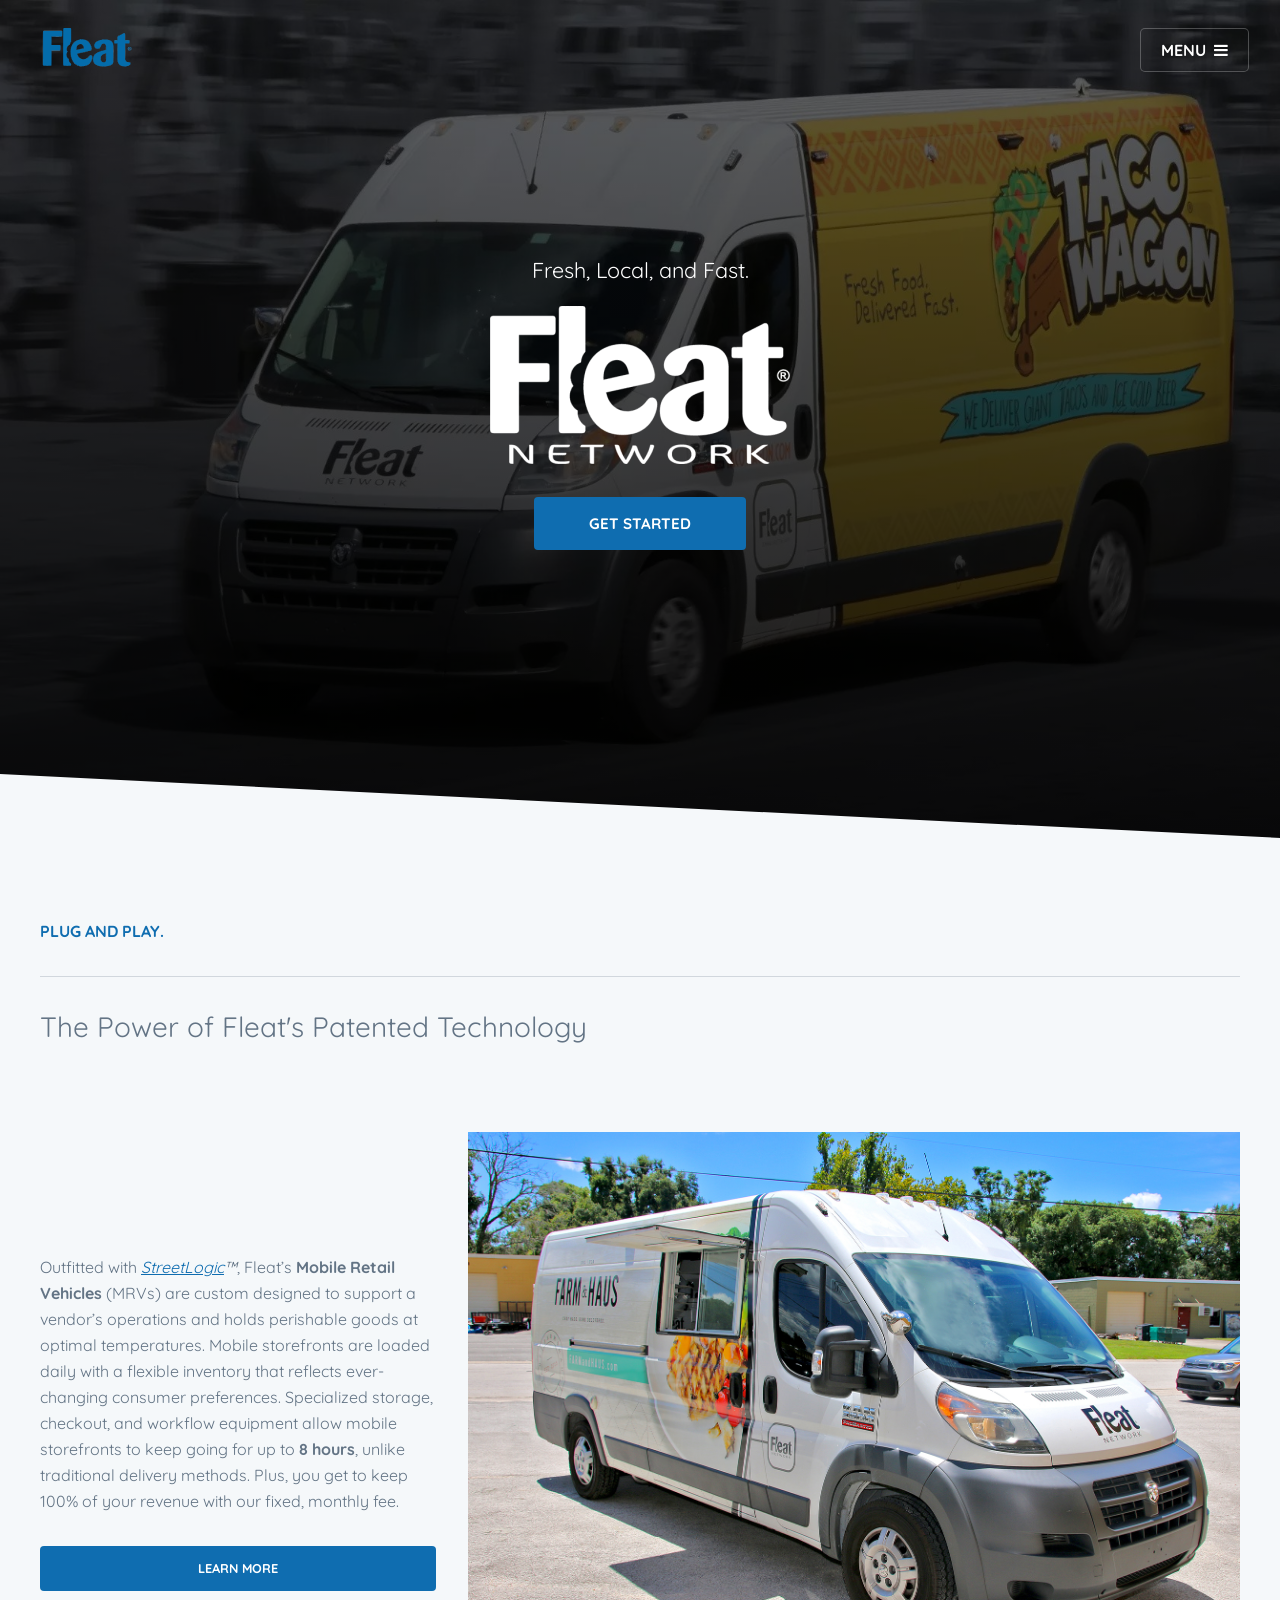
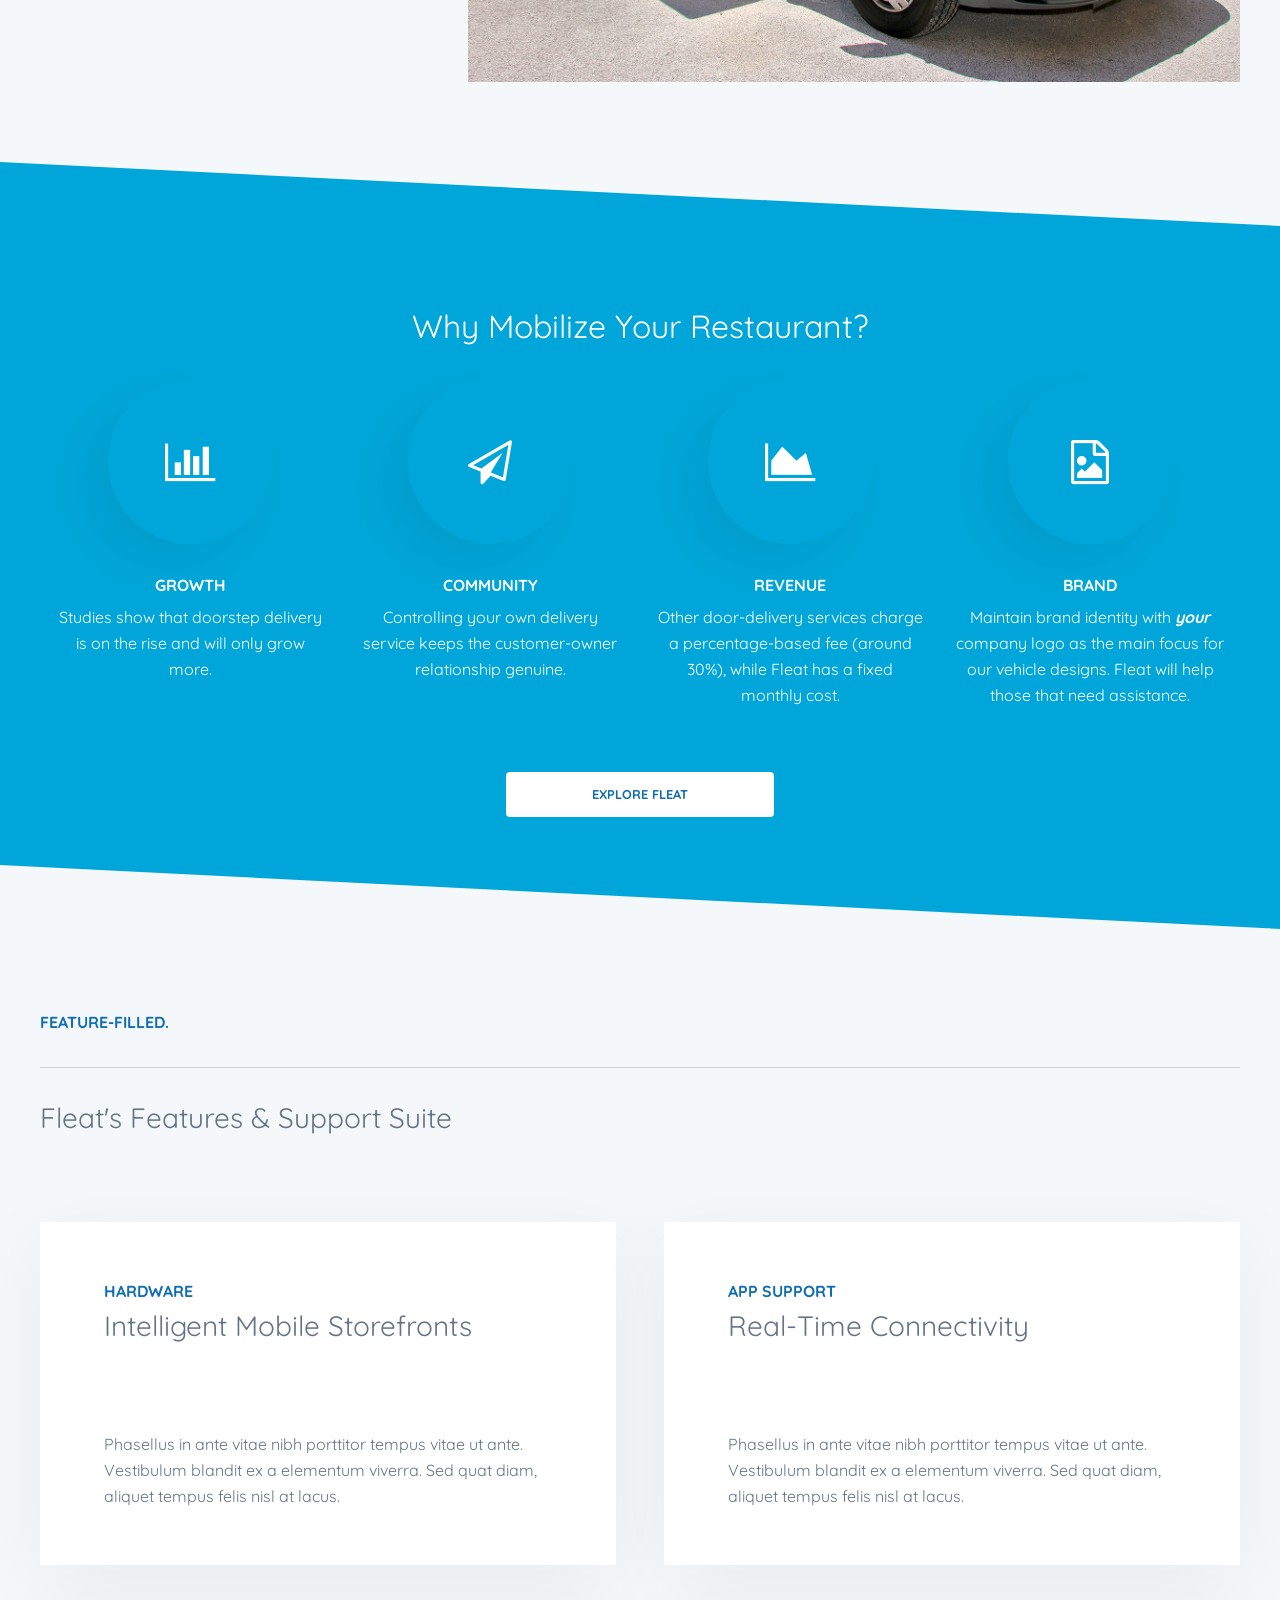
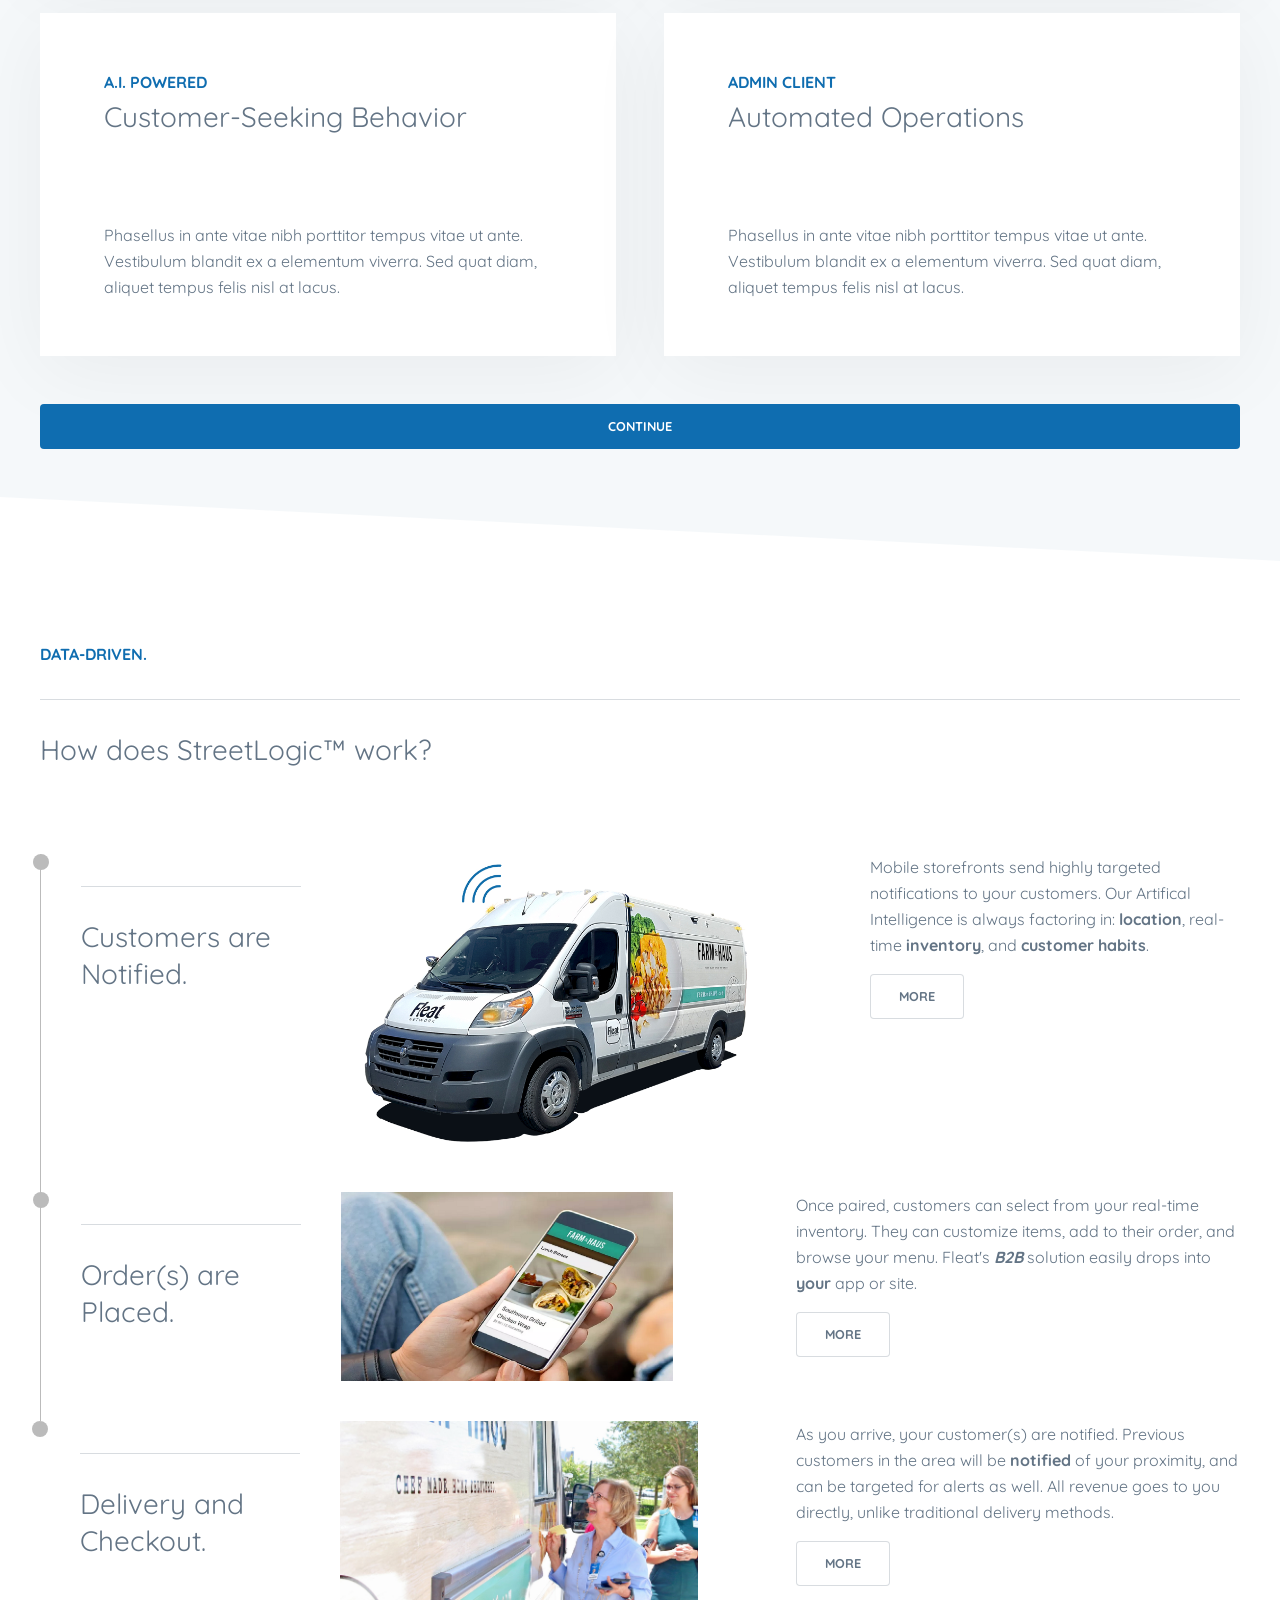
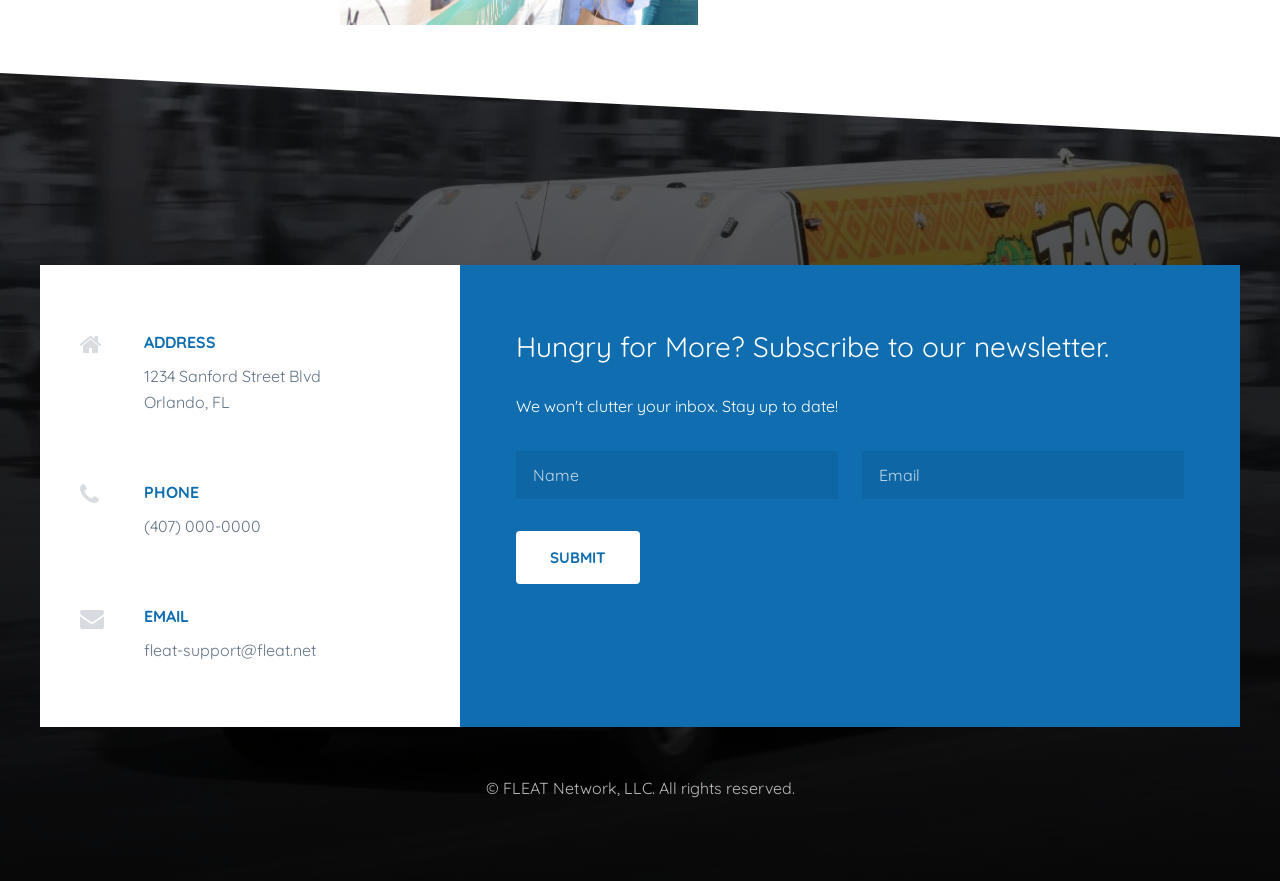
<file: index.html>
<!doctype html>
<!--
	Kendall Jackson
	1/10/2019
	https://github.com/kendalled
	Pixelarity Subscriber
-->
<html>

<head>
	<title>Fleat Network</title>
	<meta charset="utf-8" />
	<meta name="viewport" content="width=device-width, initial-scale=1, user-scalable=no" />
	<link rel="stylesheet" href="assets/css/main.css" />
</head>

<body class="is-preload">

	<!-- Page wrapper -->
	<div id="page-wrapper">

		<!-- Header -->
		<header id="header" class="alt">
			<span class="logo"><a class="scrolly" href="#banner"><img src="images/blueLogo2.svg" alt="Fleat Network's Logo, in blue." style="width:10%; height: auto;" /></a></span>
			<a href="#menu">Menu</a>
		</header>

		<!-- Nav -->
		<nav id="menu">
			<div class="inner">
				<h2>Menu</h2>
				<ul class="links">
					<li><a href="index.html">Home</a></li>
					<li><a href="generic.html">About Us</a></li>
					<li><a href="elements.html">Contact</a></li>
				</ul>
				<a class="close">Close</a>
			</div>

		</nav>

		<!-- Banner -->
		<section id="banner">
			<div class="inner">
				<h3 style="color:white;">Fresh, Local, and Fast.</h3>
				<img class="image" src="images/whiteLogo.png" alt="Fleat Network Official Logo." style="width: 32%; height: auto; max-width: 300px;"></img>
				<br />
				<br />

				<ul class="actions special">
					<li><a href="#three" class="button primary large scrolly">Get Started</a></li>
				</ul>
			</div>
		</section>

		<!-- Three -->
		<section id="three" class="wrapper style2">
			<div class="inner">
				<header class="major alt">
					<p>Plug and play.</p>
					<hr />
					<h2>The Power of Fleat's Patented Technology</h2>
				</header>
				<section class="posts">
					<article>
						<span class="image fit"><img src="images/truckHD.jpg" alt="An overview of the Fleat truck features."></span>
						<div class="content">
							<p>Outfitted with <i><a class="scrolly" href="#four" title="Overview of StreetLogic's features.">StreetLogic</a>&trade;</i>, Fleat’s <b>Mobile Retail Vehicles</b> (MRVs) are custom designed to support a vendor’s operations and holds perishable goods at optimal temperatures. Mobile storefronts are loaded daily with a
								flexible inventory that reflects ever-changing consumer preferences. Specialized storage, checkout, and workflow equipment allow mobile storefronts to keep going for up to <b>8 hours</b>, unlike traditional delivery methods. Plus, you get to keep 100% of your revenue with our fixed, monthly fee.</p>

								<a href="#two" class="button primary fit scrolly">Learn More</a>

						</div>
					</article>
				</section>
			</div>
		</section>


		<!-- Two -->
		<section id="two" class="wrapper style1 special">
			<div class="inner">
				<h1>Why Mobilize Your Restaurant?</h1>
				<ul class="features">
					<li>
						<span class="icon major fa-bar-chart"></span>
						<h4>Growth</h4>
						<p>Studies show that doorstep delivery is on the rise and will only grow more.</p>
					</li>
					<li>
						<span class="icon major fa-paper-plane-o"></span>
						<h4>Community</h4>
						<p>Controlling your own delivery service keeps the customer-owner relationship genuine.</p>
					</li>
					<li>
						<span class="icon major fa-area-chart"></span>
						<h4>Revenue</h4>
						<p>Other door-delivery services charge a percentage-based fee (around 30%), while Fleat has a fixed monthly cost.</p>
					</li>
					<li>
						<span class="icon major fa-file-image-o"></span>
						<h4>Brand</h4>
						<p>Maintain brand identity with <strong><i>your</i></strong> company logo as the main focus for our vehicle designs. Fleat will help those that need assistance.</p>
					</li>

					<li><a href="#one" class="button primary fit scrolly">Explore Fleat</a></li>
				</ul>

			</div>
		</section>

		<!-- One -->
		<section id="one" class="wrapper style2">
			<div class="inner">
				<header class="major alt">
					<p>Feature-Filled.</p>
					<hr />
					<h2>Fleat's Features & Support Suite</h2>
				</header>
				<section class="spotlights">

					<article>
						<header class="major">
							<p>Hardware</p>
							<h2>Intelligent Mobile Storefronts</h2>
						</header>
						<p>Phasellus in ante vitae nibh porttitor tempus vitae ut ante. Vestibulum blandit ex a elementum viverra. Sed quat diam, aliquet tempus felis nisl at lacus.</p>

					</article>
					<article>
						<header class="major">
							<p>App Support</p>
							<h2>Real-Time Connectivity</h2>
						</header>
						<p>Phasellus in ante vitae nibh porttitor tempus vitae ut ante. Vestibulum blandit ex a elementum viverra. Sed quat diam, aliquet tempus felis nisl at lacus.</p>

					</article>
					<article>
						<header class="major">
							<p>A.I. Powered</p>
							<h2>Customer-Seeking Behavior</h2>
						</header>
						<p>Phasellus in ante vitae nibh porttitor tempus vitae ut ante. Vestibulum blandit ex a elementum viverra. Sed quat diam, aliquet tempus felis nisl at lacus.</p>

					</article>

					<article>
						<header class="major">
							<p>Admin Client</p>
							<h2>Automated Operations</h2>
						</header>
						<p>Phasellus in ante vitae nibh porttitor tempus vitae ut ante. Vestibulum blandit ex a elementum viverra. Sed quat diam, aliquet tempus felis nisl at lacus.</p>

					</article>
					<a href="#four" class="button primary fit scrolly">Continue</a>
				</section>

			</div>
		</section>


		<!-- Four -->
		<section id="four" class="wrapper style3 alt">
			<div class="inner">
				<header class="major">
					<p>Data-Driven.</p>
					<hr />
					<h2>How does StreetLogic&trade; work?</h1>
				</header>
				<section class="timeline">
					<section>
						<header>
							<hr />
							<h2>Customers are Notified.</h2>
						</header>
						<span class="image"><img src="images/alertTruck.jpg" style="width:90%; height: auto;" alt="An informational slide by fleat." /></span>
						<div class="content">
							<p>Mobile storefronts send highly targeted notifications to your customers. Our Artifical Intelligence is always factoring in: <b>location</b>, real-time <b>inventory</b>, and <b>customer habits</b>.</p>
							<ul class="actions">
								<li><a href="#" class="button">More</a></li>
							</ul>
						</div>
					</section>
					<section>
						<header>
							<hr />
							<h2>Order(s) are Placed.</h2>
						</header>
						<span class="image"><img src="images/useCase.png" alt="The sample fleat ordering interface" style="width:80%; height: auto;" /></span>
						<div class="content">
							<p>Once paired, customers can select from your real-time inventory. They can customize items, add to their order, and browse your menu. Fleat's <i><b>B2B</b></i> solution easily drops into <b>your</b> app or site.</p>
							<ul class="actions">
								<li><a href="#" class="button">More</a></li>
							</ul>
						</div>
					</section>
					<section>
						<header>
							<hr />
							<h2>Delivery and Checkout.</h2>
						</header>
						<span class="image"><img src="images/step3.jpg" style="width:86%; height: auto;" alt="Customers ordering at a Fleat truck" /></span>
						<div class="content">
							<p>As you arrive, your customer(s) are notified. Previous customers in the area will be <b>notified</b> of your proximity, and can be targeted for alerts as well. All revenue goes to you directly, unlike traditional delivery methods.</p>
							<ul class="actions">
								<li><a href="#" class="button">More</a></li>
							</ul>
						</div>
					</section>
				</section>
			</div>
		</section>

		<!-- Footer -->
		<footer id="footer">
			<div class="inner">
				<ul class="contact">
					<li class="icon fa-home">
						<strong>Address</strong>
						1234 Sanford Street Blvd<br>Orlando, FL
					</li>
					<li class="icon fa-phone">
						<strong>Phone</strong>
						(407) 000-0000
					</li>
					<li class="icon fa-envelope">
						<strong>Email</strong>
						fleat-support@fleat.net
					</li>
				</ul>
				<form action="#" method="post">
					<h2>Hungry for More? Subscribe to our newsletter.</h2>
					<p>We won't clutter your inbox. Stay up to date!</p>
					<div class="fields">
						<div class="field half">
							<label for="name">Name</label>
							<input name="name" id="name" type="text" placeholder="Name">
						</div>
						<div class="field half">
							<label for="email">Email</label>
							<input name="email" id="email" type="email" placeholder="Email">
						</div>
					</div>
					<ul class="actions">
						<li><input value="Submit" class="button primary fit large" type="submit"></li>
					</ul>
				</form>
			</div>
			<div class="copyright">
				&copy; FLEAT Network, LLC. All rights reserved.
			</div>
		</footer>

	</div>

	<!-- Scripts -->
	<script src="assets/js/jquery.min.js"></script>
	<script src="assets/js/browser.min.js"></script>
	<script src="assets/js/breakpoints.min.js"></script>
	<script src="assets/js/util.js"></script>
	<script src="assets/js/jquery.scrollex.min.js"></script>
	<script src="assets/js/jquery.scrolly.min.js"></script>
	<script src="assets/js/main.js"></script>

</body>

</html>
</file>
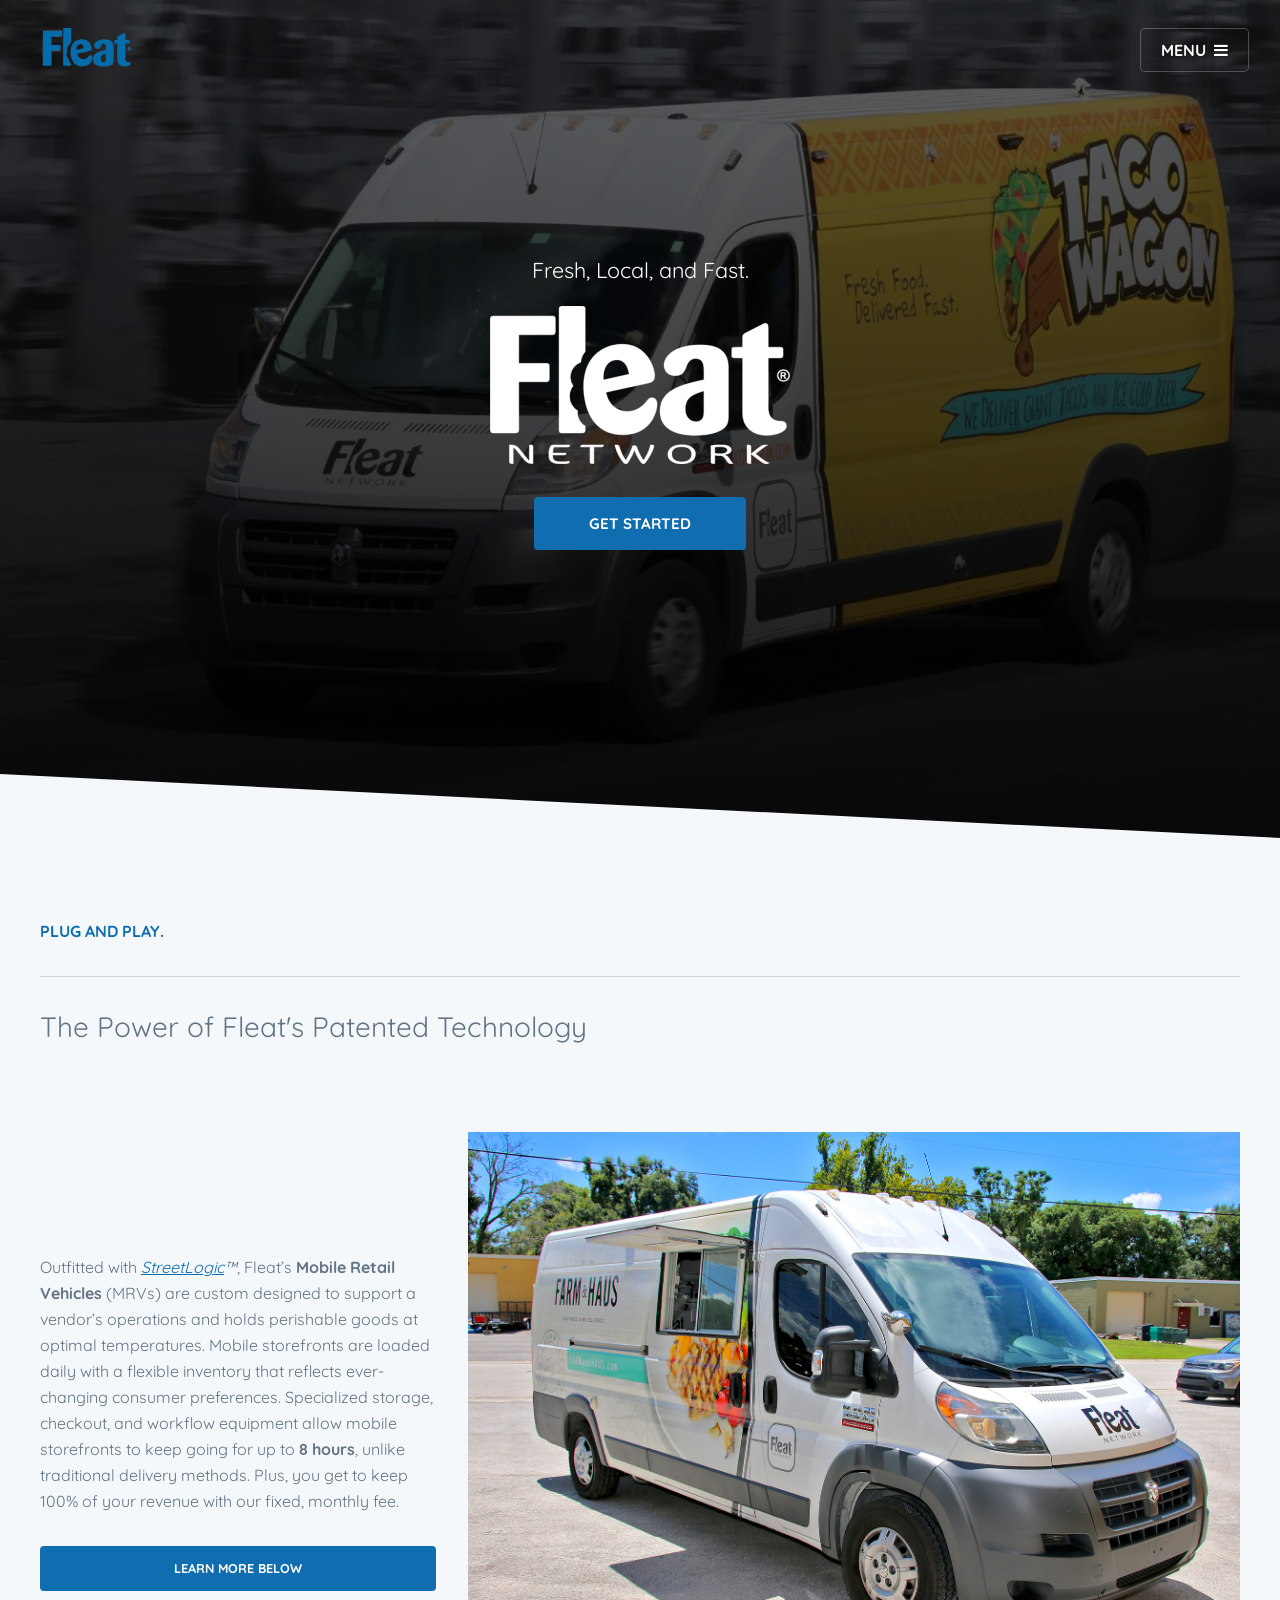
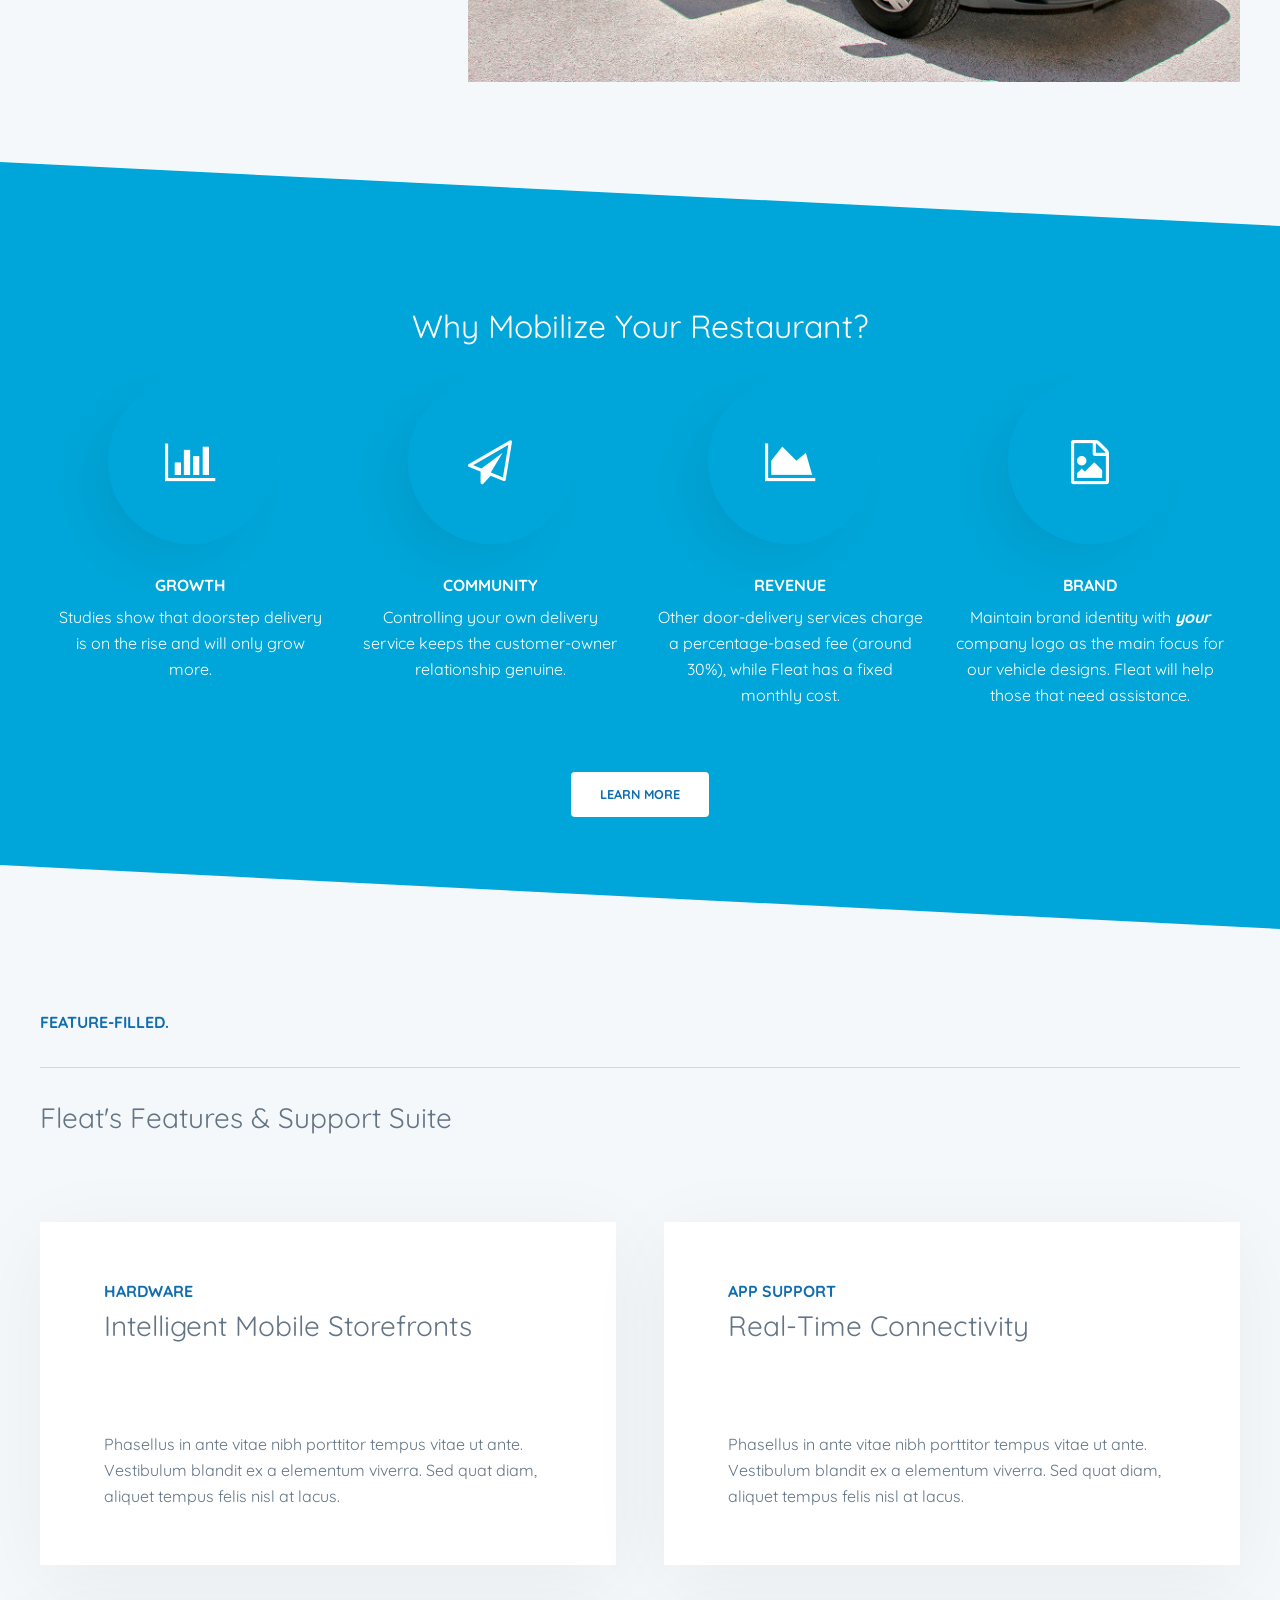
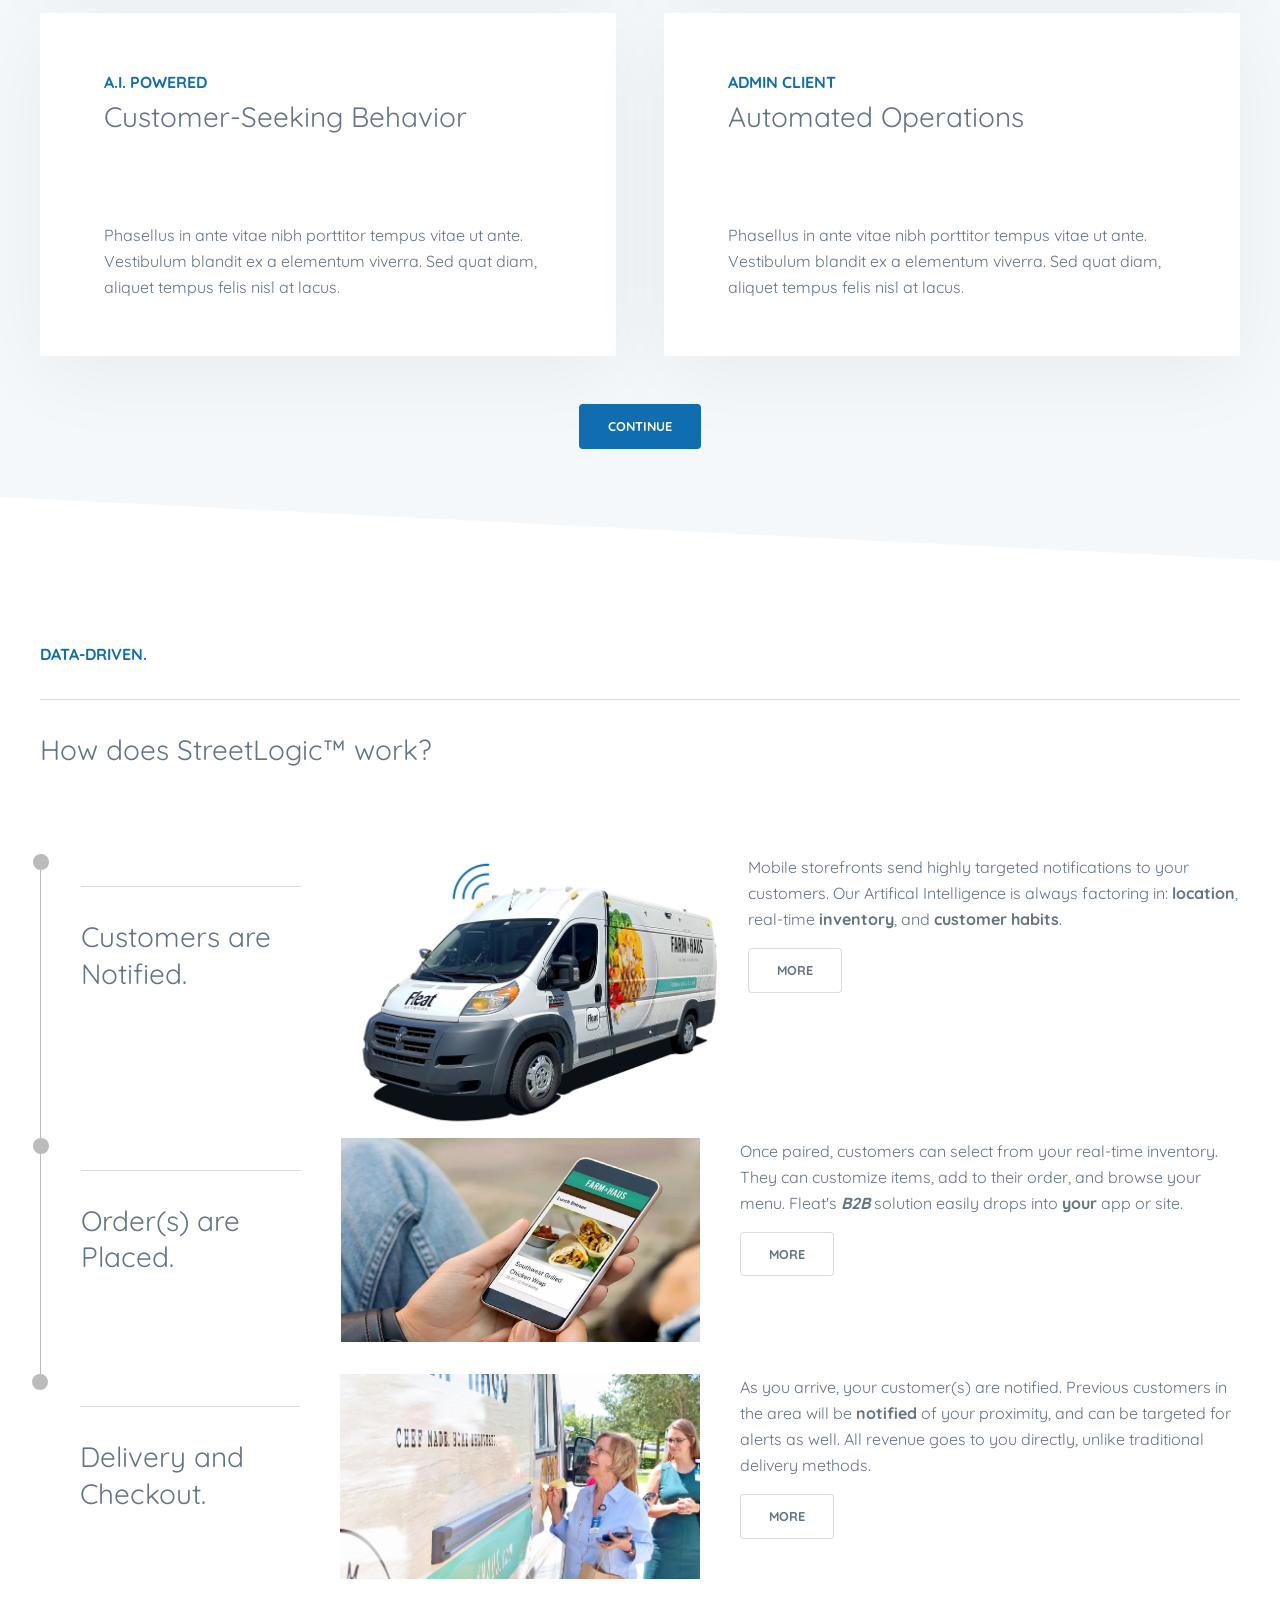
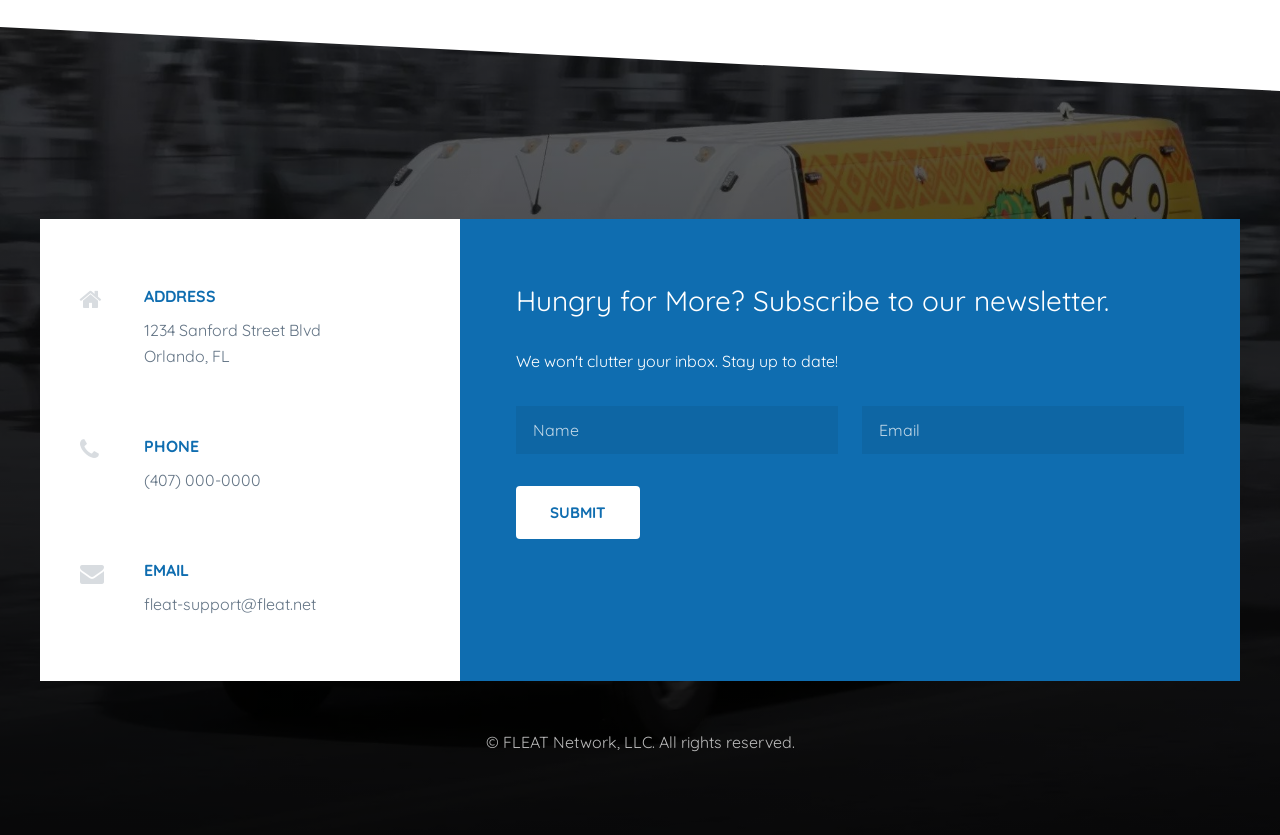
<file: blue/index.html>
<!doctype html>
<!--
	Kendall Jackson
	1/10/2019
	https://github.com/kendalled
	Pixelarity Subscriber
-->
<html>

<head>
	<title>Fleat Network</title>
	<meta charset="utf-8" />
	<meta name="viewport" content="width=device-width, initial-scale=1, user-scalable=yes" />
	<link rel="stylesheet" href="assets/css/main.css" />
</head>

<body class="is-preload">

	<!-- Page wrapper -->
	<div id="page-wrapper">

		<!-- Header -->
		<header id="header" class="alt">
			<span class="logo"><a href="index.html"><img src="images/blueLogo2.svg" alt="Fleat Network's Logo, in blue." style="width:10%; height:auto;" /></a></span>
			<a href="#menu">Menu</a>
		</header>

		<!-- Nav -->
		<nav id="menu">
			<div class="inner">
				<h2>Menu</h2>
				<ul class="links">
					<li><a href="index.html">Home</a></li>
					<li><a href="generic.html">About Us</a></li>
					<li><a href="elements.html">Contact</a></li>

				</ul>
				<a class="close">Close</a>
			</div>
		</nav>

		<!-- Banner -->
		<section id="banner">
			<div class="inner">
				<h3 style="color:white;">Fresh, Local, and Fast.</h3>
				<img class="image" src="images/whiteLogo.png" alt="Fleat Network Official Logo." ></img>
				<br />
				<br />

				<ul class="actions special">
					<li><a href="#three" class="button primary large scrolly">Get Started</a></li>
				</ul>
			</div>
		</section>

		<!-- Three -->
		<section id="three" class="wrapper style2">
			<div class="inner">
				<header class="major alt">
					<p>Plug and play.</p>
					<hr />
					<h2>The Power of Fleat's Patented Technology</h2>
				</header>
				<section class="posts">
					<article>
						<span class="image fit"><img src="images/truckHD.jpg" alt="An overview of the Fleat truck features."></span>
						<div class="content">
							<p>Outfitted with <i><a class="scrolly" href="#four" title="Overview of StreetLogic's features.">StreetLogic</a>&trade;</i>, Fleat’s <b>Mobile Retail Vehicles</b> (MRVs) are custom designed to support a vendor’s operations and holds perishable goods at optimal temperatures. Mobile storefronts are loaded daily with a
								flexible inventory that reflects ever-changing consumer preferences. Specialized storage, checkout, and workflow equipment allow mobile storefronts to keep going for up to <b>8 hours</b>, unlike traditional delivery methods. Plus, you get to keep 100% of your revenue with our fixed, monthly fee.</p>

								<a href="#two" class="button primary fit scrolly">Learn More Below</a>

						</div>
					</article>
				</section>
			</div>
		</section>


		<!-- Two -->
		<section id="two" class="wrapper style1 special">
			<div class="inner">
				<h1>Why Mobilize Your Restaurant?</h1>
				<ul class="features">
					<li>
						<span class="icon major fa-bar-chart"></span>
						<h4>Growth</h4>
						<p>Studies show that doorstep delivery is on the rise and will only grow more.</p>
					</li>
					<li>
						<span class="icon major fa-paper-plane-o"></span>
						<h4>Community</h4>
						<p>Controlling your own delivery service keeps the customer-owner relationship genuine.</p>
					</li>
					<li>
						<span class="icon major fa-area-chart"></span>
						<h4>Revenue</h4>
						<p>Other door-delivery services charge a percentage-based fee (around 30%), while Fleat has a fixed monthly cost.</p>
					</li>
					<li>
						<span class="icon major fa-file-image-o"></span>
						<h4>Brand</h4>
						<p>Maintain brand identity with <strong><i>your</i></strong> company logo as the main focus for our vehicle designs. Fleat will help those that need assistance.</p>
					</li>

					<li><a href="#one" class="button primary scrolly">Learn More</a></li>
				</ul>

			</div>
		</section>

		<!-- One -->
		<section id="one" class="wrapper style2">
			<div class="inner">
				<header class="major alt">
					<p>Feature-Filled.</p>
					<hr />
					<h2>Fleat's Features & Support Suite</h2>
				</header>
				<section class="spotlights">

					<article>
						<header class="major">
							<p>Hardware</p>
							<h2>Intelligent Mobile Storefronts</h2>
						</header>
						<p>Phasellus in ante vitae nibh porttitor tempus vitae ut ante. Vestibulum blandit ex a elementum viverra. Sed quat diam, aliquet tempus felis nisl at lacus.</p>

					</article>
					<article>
						<header class="major">
							<p>App Support</p>
							<h2>Real-Time Connectivity</h2>
						</header>
						<p>Phasellus in ante vitae nibh porttitor tempus vitae ut ante. Vestibulum blandit ex a elementum viverra. Sed quat diam, aliquet tempus felis nisl at lacus.</p>

					</article>
					<article>
						<header class="major">
							<p>A.I. Powered</p>
							<h2>Customer-Seeking Behavior</h2>
						</header>
						<p>Phasellus in ante vitae nibh porttitor tempus vitae ut ante. Vestibulum blandit ex a elementum viverra. Sed quat diam, aliquet tempus felis nisl at lacus.</p>

					</article>

					<article>
						<header class="major">
							<p>Admin Client</p>
							<h2>Automated Operations</h2>
						</header>
						<p>Phasellus in ante vitae nibh porttitor tempus vitae ut ante. Vestibulum blandit ex a elementum viverra. Sed quat diam, aliquet tempus felis nisl at lacus.</p>

					</article>
					<a href="#four" class="button primary scrolly">Continue</a>
				</section>

			</div>
		</section>


		<!-- Four -->
		<section id="four" class="wrapper style3 alt">
			<div class="inner">
				<header class="major">
					<p>Data-Driven.</p>
					<hr />
					<h2>How does StreetLogic&trade; work?</h1>
				</header>
				<section class="timeline">
					<section>
						<header>
							<hr />
							<h2>Customers are Notified.</h2>
						</header>
						<img src="images/alertTruck.jpg" style="width:34%; height: 34%;" alt="An informational slide by fleat." />
						<div class="content">
							<p>Mobile storefronts send highly targeted notifications to your customers. Our Artifical Intelligence is always factoring in: <b>location</b>, real-time <b>inventory</b>, and <b>customer habits</b>.</p>
							<ul class="actions">
								<li><a href="#" class="button">More</a></li>
							</ul>
						</div>
					</section>
					<section>
						<header>
							<hr />
							<h2>Order(s) are Placed.</h2>
						</header>
						<img class="image" src="images/useCase.png" alt="The sample fleat ordering interface" style="width:30%; height: 30%;" />
						<div class="content">
							<p>Once paired, customers can select from your real-time inventory. They can customize items, add to their order, and browse your menu. Fleat's <i><b>B2B</b></i> solution easily drops into <b>your</b> app or site.</p>
							<ul class="actions">
								<li><a href="#" class="button">More</a></li>
							</ul>
						</div>
					</section>
					<section>
						<header>
							<hr />
							<h2>Delivery and Checkout.</h2>
						</header>
						<img class="image" src="images/step3.jpg" style="width:30%; height: 30%;" alt="Customers ordering at a Fleat truck" />
						<div class="content">
							<p>As you arrive, your customer(s) are notified. Previous customers in the area will be <b>notified</b> of your proximity, and can be targeted for alerts as well. All revenue goes to you directly, unlike traditional delivery methods.</p>
							<ul class="actions">
								<li><a href="#" class="button">More</a></li>
							</ul>
						</div>
					</section>
				</section>
			</div>
		</section>

		<!-- Footer -->
		<footer id="footer">
			<div class="inner">
				<ul class="contact">
					<li class="icon fa-home">
						<strong>Address</strong>
						1234 Sanford Street Blvd<br>Orlando, FL
					</li>
					<li class="icon fa-phone">
						<strong>Phone</strong>
						(407) 000-0000
					</li>
					<li class="icon fa-envelope">
						<strong>Email</strong>
						fleat-support@fleat.net
					</li>
				</ul>
				<form action="#" method="post">
					<h2>Hungry for More? Subscribe to our newsletter.</h2>
					<p>We won't clutter your inbox. Stay up to date!</p>
					<div class="fields">
						<div class="field half">
							<label for="name">Name</label>
							<input name="name" id="name" type="text" placeholder="Name">
						</div>
						<div class="field half">
							<label for="email">Email</label>
							<input name="email" id="email" type="email" placeholder="Email">
						</div>
					</div>
					<ul class="actions">
						<li><input value="Submit" class="button primary fit large" type="submit"></li>
					</ul>
				</form>
			</div>
			<div class="copyright">
				&copy; FLEAT Network, LLC. All rights reserved.
			</div>
		</footer>

	</div>

	<!-- Scripts -->
	<script src="assets/js/jquery.min.js"></script>
	<script src="assets/js/browser.min.js"></script>
	<script src="assets/js/breakpoints.min.js"></script>
	<script src="assets/js/util.js"></script>
	<script src="assets/js/jquery.scrollex.min.js"></script>
	<script src="assets/js/jquery.scrolly.min.js"></script>
	<script src="assets/js/main.js"></script>

</body>

</html>
</file>
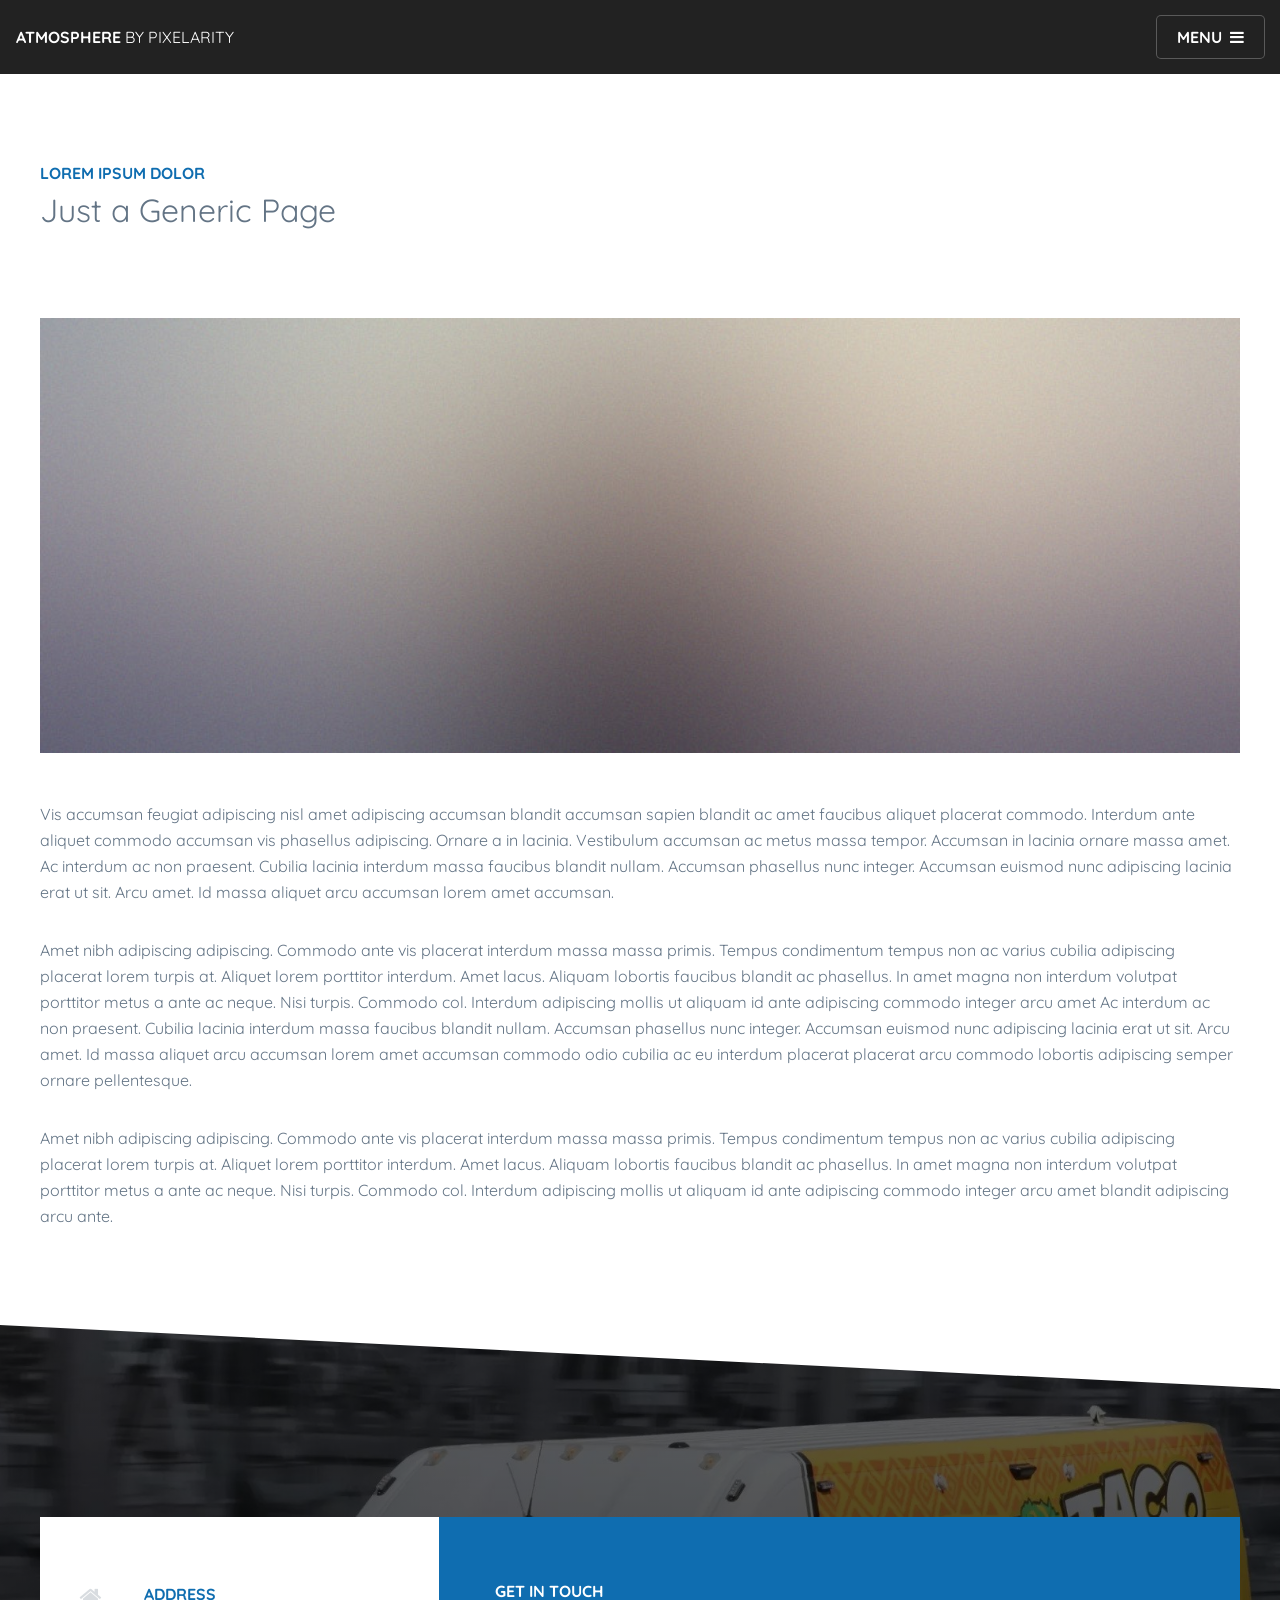
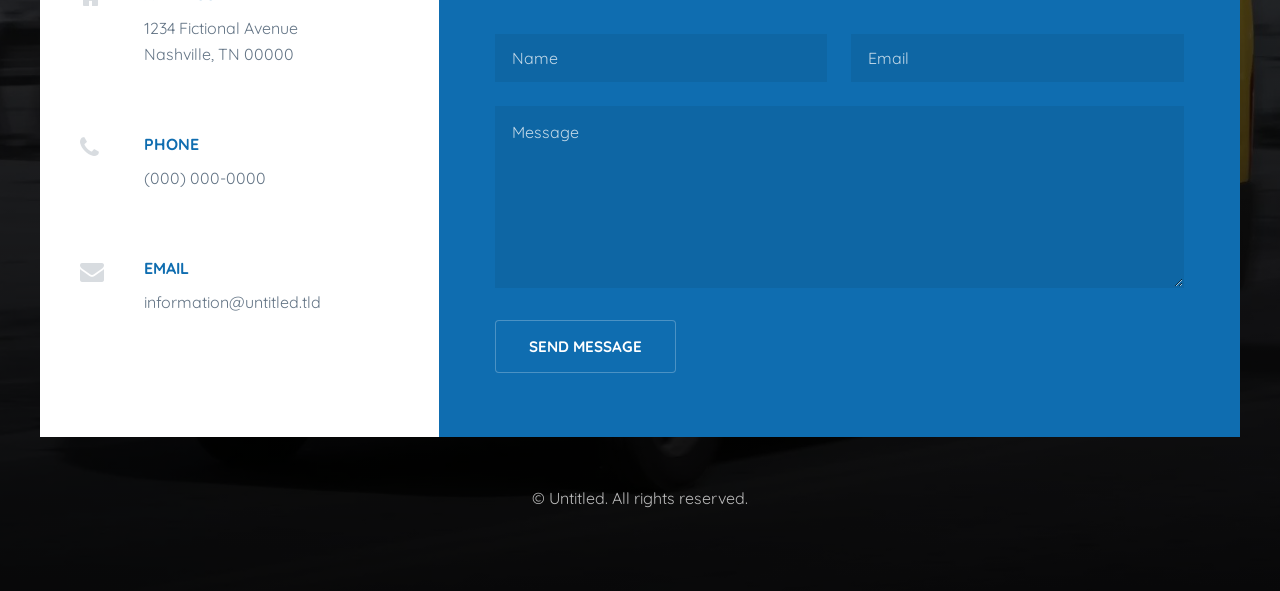
<file: generic.html>
<!DOCTYPE HTML>
<!--
	Atmosphere by Pixelarity
	pixelarity.com | hello@pixelarity.com
	License: pixelarity.com/license
-->
<html>
	<head>
		<title>Untitled</title>
		<meta charset="utf-8" />
		<meta name="viewport" content="width=device-width, initial-scale=1, user-scalable=no" />
		<link rel="stylesheet" href="assets/css/main.css" />
	</head>
	<body class="is-preload">

		<!-- Page wrapper -->
			<div id="page-wrapper">

				<!-- Header -->
					<header id="header">
						<span class="logo"><a href="index.html">Atmosphere</a> <span>by Pixelarity</span></span>
						<a href="#menu">Menu</a>
					</header>

				<!-- Nav -->
					<nav id="menu">
						<div class="inner">
							<h2>Menu</h2>
							<ul class="links">
								<li><a href="index.html">Home</a></li>
								<li><a href="generic.html">Generic</a></li>
								<li><a href="elements.html">Elements</a></li>
								<li><a href="#">Log In</a></li>
								<li><a href="#">Sign Up</a></li>
							</ul>
							<a class="close">Close</a>
						</div>
					</nav>

				<!-- Main -->
					<section id="main" class="wrapper alt">
						<div class="inner">

							<header class="major special">
								<p>Lorem Ipsum Dolor</p>
								<h1>Just a Generic Page</h1>
							</header>

							<a href="#" class="image main"><img src="images/pic01.jpg" alt="" /></a>
							<p>Vis accumsan feugiat adipiscing nisl amet adipiscing accumsan blandit accumsan sapien blandit ac amet faucibus aliquet placerat commodo. Interdum ante aliquet commodo accumsan vis phasellus adipiscing. Ornare a in lacinia. Vestibulum accumsan ac metus massa tempor. Accumsan in lacinia ornare massa amet. Ac interdum ac non praesent. Cubilia lacinia interdum massa faucibus blandit nullam. Accumsan phasellus nunc integer. Accumsan euismod nunc adipiscing lacinia erat ut sit. Arcu amet. Id massa aliquet arcu accumsan lorem amet accumsan.</p>
							<p>Amet nibh adipiscing adipiscing. Commodo ante vis placerat interdum massa massa primis. Tempus condimentum tempus non ac varius cubilia adipiscing placerat lorem turpis at. Aliquet lorem porttitor interdum. Amet lacus. Aliquam lobortis faucibus blandit ac phasellus. In amet magna non interdum volutpat porttitor metus a ante ac neque. Nisi turpis. Commodo col. Interdum adipiscing mollis ut aliquam id ante adipiscing commodo integer arcu amet Ac interdum ac non praesent. Cubilia lacinia interdum massa faucibus blandit nullam. Accumsan phasellus nunc integer. Accumsan euismod nunc adipiscing lacinia erat ut sit. Arcu amet. Id massa aliquet arcu accumsan lorem amet accumsan commodo odio cubilia ac eu interdum placerat placerat arcu commodo lobortis adipiscing semper ornare pellentesque.</p>
							<p>Amet nibh adipiscing adipiscing. Commodo ante vis placerat interdum massa massa primis. Tempus condimentum tempus non ac varius cubilia adipiscing placerat lorem turpis at. Aliquet lorem porttitor interdum. Amet lacus. Aliquam lobortis faucibus blandit ac phasellus. In amet magna non interdum volutpat porttitor metus a ante ac neque. Nisi turpis. Commodo col. Interdum adipiscing mollis ut aliquam id ante adipiscing commodo integer arcu amet blandit adipiscing arcu ante.</p>

						</div>
					</section>

				<!-- Footer -->
					<footer id="footer">
						<div class="inner">
							<ul class="contact">
								<li class="icon fa-home">
									<strong>Address</strong>
									1234 Fictional Avenue<br>Nashville, TN 00000
								</li>
								<li class="icon fa-phone">
									<strong>Phone</strong>
									(000) 000-0000
								</li>
								<li class="icon fa-envelope">
									<strong>Email</strong>
									information@untitled.tld
								</li>
							</ul>
							<form action="#" method="post">
								<h4>Get in touch</h4>
								<div class="fields">
									<div class="field half">
										<label for="name">Name</label>
										<input name="name" id="name" type="text" placeholder="Name">
									</div>
									<div class="field half">
										<label for="email">Email</label>
										<input name="email" id="email" type="email" placeholder="Email">
									</div>
									<div class="field">
										<label for="message">Message</label>
										<textarea name="message" id="message" rows="6" placeholder="Message"></textarea>
									</div>
								</div>
								<ul class="actions">
									<li><input value="Send Message" class="button large" type="submit"></li>
								</ul>
							</form>
						</div>
						<div class="copyright">
							&copy; Untitled. All rights reserved.
						</div>
					</footer>

			</div>

		<!-- Scripts -->
			<script src="assets/js/jquery.min.js"></script>
			<script src="assets/js/browser.min.js"></script>
			<script src="assets/js/breakpoints.min.js"></script>
			<script src="assets/js/util.js"></script>
			<script src="assets/js/jquery.scrollex.min.js"></script>
			<script src="assets/js/jquery.scrolly.min.js"></script>
			<script src="assets/js/main.js"></script>

	</body>
</html>
</file>
<file: assets/css/main.css>
@import url(font-awesome.min.css);
@import url("https://fonts.googleapis.com/css?family=Quicksand:400,700");

/*
	Atmosphere by Pixelarity
	pixelarity.com | hello@pixelarity.com
	License: pixelarity.com/license
*/

html, body, div, span, applet, object,
iframe, h1, h2, h3, h4, h5, h6, p, blockquote,
pre, a, abbr, acronym, address, big, cite,
code, del, dfn, em, img, ins, kbd, q, s, samp,
small, strike, strong, sub, sup, tt, var, b,
u, i, center, dl, dt, dd, ol, ul, li, fieldset,
form, label, legend, table, caption, tbody,
tfoot, thead, tr, th, td, article, aside,
canvas, details, embed, figure, figcaption,
footer, header, hgroup, menu, nav, output, ruby,
section, summary, time, mark, audio, video {
	margin: 0;
	padding: 0;
	border: 0;
	font-size: 100%;
	font: inherit;
	vertical-align: baseline;}

article, aside, details, figcaption, figure,
footer, header, hgroup, menu, nav, section {
	display: block;}

body {
	line-height: 1;
}

ol, ul {
	list-style: none;
}

blockquote, q {
	quotes: none;
}

	blockquote:before, blockquote:after, q:before, q:after {
		content: '';
		content: none;
	}

table {
	border-collapse: collapse;
	border-spacing: 0;
}

body {
	-webkit-text-size-adjust: none;
}

mark {
	background-color: transparent;
	color: inherit;
}

input::-moz-focus-inner {
	border: 0;
	padding: 0;
}

input, select, textarea {
	-moz-appearance: none;
	-webkit-appearance: none;
	-ms-appearance: none;
	appearance: none;
}

/* Basic */

	@-ms-viewport {
		width: device-width;
	}

	body {
		-ms-overflow-style: scrollbar;
	}

	@media screen and (max-width: 480px) {

		html, body {
			min-width: 320px;
		}

	}

	html {
		box-sizing: border-box;
	}

	*, *:before, *:after {
		box-sizing: inherit;
	}

	body {
		background: #fff;
	}

		body.is-preload *, body.is-preload *:before, body.is-preload *:after {
			-moz-animation: none !important;
			-webkit-animation: none !important;
			-ms-animation: none !important;
			animation: none !important;
			-moz-transition: none !important;
			-webkit-transition: none !important;
			-ms-transition: none !important;
			transition: none !important;
		}

/* Type */

	body {
		background-color: #fff;
		color: #637485;
	}

	body, input, select, textarea {
		font-family: "Quicksand", Helvetica, sans-serif;
		font-size: 14pt;
		font-weight: 400;
		line-height: 1.625;
	}

		@media screen and (max-width: 1680px) {

			body, input, select, textarea {
				font-size: 12pt;
			}

		}

		@media screen and (max-width: 1280px) {

			body, input, select, textarea {
				font-size: 12pt;
			}

		}

		@media screen and (max-width: 980px) {

			body, input, select, textarea {
				font-size: 12pt;
			}

		}

		@media screen and (max-width: 736px) {

			body, input, select, textarea {
				font-size: 12pt;
			}

		}

		@media screen and (max-width: 480px) {

			body, input, select, textarea {
				font-size: 12pt;
			}

		}

		@media screen and (max-width: 360px) {

			body, input, select, textarea {
				font-size: 11pt;
			}

		}

	a {
		text-decoration: underline;
	}

		a:hover {
			text-decoration: none;
		}

	strong, b {
		font-weight: 700;
	}

	em, i {
		font-style: italic;
	}

	p {
		margin: 0 0 2em 0;
	}

	h1, h2, h3, h4, h5, h6 {
		line-height: 1.3;
		margin: 0 0 1em 0;
	}

		h1 a, h2 a, h3 a, h4 a, h5 a, h6 a {
			color: inherit;
			text-decoration: none;
		}

	h1 {
		font-size: 2em;
	}

	h2 {
		font-size: 1.75em;
	}

	h3 {
		font-size: 1.35em;
	}

	h4 {
		font-size: 1em;
	}

	h5 {
		font-size: 0.9em;
	}

	h6 {
		font-size: 0.7em;
	}

	sub {
		font-size: 0.8em;
		position: relative;
		top: 0.5em;
	}

	sup {
		font-size: 0.8em;
		position: relative;
		top: -0.5em;
	}

	blockquote {
		border-left: solid 4px;
		font-style: italic;
		margin: 0 0 2em 0;
		padding: 0.5em 0 0.5em 2em;
	}

	code {
		border-radius: 4px;
		border: solid 1px;
		font-family: "Courier New", monospace;
		font-size: 0.9em;
		margin: 0 0.25em;
		padding: 0.25em 0.65em;
	}

	pre {
		-webkit-overflow-scrolling: touch;
		font-family: "Courier New", monospace;
		font-size: 0.9em;
		margin: 0 0 2em 0;
	}

		pre code {
			display: block;
			line-height: 1.75;
			padding: 1em 1.5em;
			overflow-x: auto;
		}

	hr {
		border: 0;
		border-bottom: solid 1px;
		margin: 2em 0;
	}

		hr.major {
			margin: 3em 0;
		}

	.align-left {
		text-align: left;
	}

	.align-center {
		text-align: center;
	}

	.align-right {
		text-align: right;
	}

	@media screen and (max-width: 736px) {

		h1 {
			font-size: 1.75em;
		}

		h2 {
			font-size: 1.5em;
		}

		h3 {
			font-size: 1.25em;
		}

	}

	input, select, textarea {
		color: #637485;
	}

	a {
		color: #0f6db0;
	}

	strong, b {
		color: #637485;
	}

	h1, h2, h3, h4, h5, h6 {
		color: #637485;
	}

	blockquote {
		border-left-color: rgba(99, 116, 133, 0.25);
	}

	code {
		background: rgba(99, 116, 133, 0.075);
		border-color: rgba(99, 116, 133, 0.25);
	}

	hr {
		border-bottom-color: rgba(99, 116, 133, 0.25);
	}

/* Row */

	.row {
		display: flex;
		flex-wrap: wrap;
		box-sizing: border-box;
		align-items: stretch;
	}

		.row > * {
			box-sizing: border-box;
		}

		.row.gtr-uniform > * > :last-child {
			margin-bottom: 0;
		}

		.row.aln-left {
			justify-content: flex-start;
		}

		.row.aln-center {
			justify-content: center;
		}

		.row.aln-right {
			justify-content: flex-end;
		}

		.row.aln-top {
			align-items: flex-start;
		}

		.row.aln-middle {
			align-items: center;
		}

		.row.aln-bottom {
			align-items: flex-end;
		}

		.row > .imp {
			order: -1;
		}

		.row > .col-1 {
			width: 8.3333333333%;
		}

		.row > .off-1 {
			margin-left: 8.3333333333%;
		}

		.row > .col-2 {
			width: 16.6666666667%;
		}

		.row > .off-2 {
			margin-left: 16.6666666667%;
		}

		.row > .col-3 {
			width: 25%;
		}

		.row > .off-3 {
			margin-left: 25%;
		}

		.row > .col-4 {
			width: 33.3333333333%;
		}

		.row > .off-4 {
			margin-left: 33.3333333333%;
		}

		.row > .col-5 {
			width: 41.6666666667%;
		}

		.row > .off-5 {
			margin-left: 41.6666666667%;
		}

		.row > .col-6 {
			width: 50%;
		}

		.row > .off-6 {
			margin-left: 50%;
		}

		.row > .col-7 {
			width: 58.3333333333%;
		}

		.row > .off-7 {
			margin-left: 58.3333333333%;
		}

		.row > .col-8 {
			width: 66.6666666667%;
		}

		.row > .off-8 {
			margin-left: 66.6666666667%;
		}

		.row > .col-9 {
			width: 75%;
		}

		.row > .off-9 {
			margin-left: 75%;
		}

		.row > .col-10 {
			width: 83.3333333333%;
		}

		.row > .off-10 {
			margin-left: 83.3333333333%;
		}

		.row > .col-11 {
			width: 91.6666666667%;
		}

		.row > .off-11 {
			margin-left: 91.6666666667%;
		}

		.row > .col-12 {
			width: 100%;
		}

		.row > .off-12 {
			margin-left: 100%;
		}

		.row.gtr-0 {
			margin-top: 0;
			margin-left: 0em;
		}

			.row.gtr-0 > * {
				padding: 0 0 0 0em;
			}

			.row.gtr-0.gtr-uniform {
				margin-top: 0em;
			}

				.row.gtr-0.gtr-uniform > * {
					padding-top: 0em;
				}

		.row.gtr-25 {
			margin-top: 0;
			margin-left: -0.5em;
		}

			.row.gtr-25 > * {
				padding: 0 0 0 0.5em;
			}

			.row.gtr-25.gtr-uniform {
				margin-top: -0.5em;
			}

				.row.gtr-25.gtr-uniform > * {
					padding-top: 0.5em;
				}

		.row.gtr-50 {
			margin-top: 0;
			margin-left: -1em;
		}

			.row.gtr-50 > * {
				padding: 0 0 0 1em;
			}

			.row.gtr-50.gtr-uniform {
				margin-top: -1em;
			}

				.row.gtr-50.gtr-uniform > * {
					padding-top: 1em;
				}

		.row {
			margin-top: 0;
			margin-left: -2em;
		}

			.row > * {
				padding: 0 0 0 2em;
			}

			.row.gtr-uniform {
				margin-top: -2em;
			}

				.row.gtr-uniform > * {
					padding-top: 2em;
				}

		.row.gtr-150 {
			margin-top: 0;
			margin-left: -3em;
		}

			.row.gtr-150 > * {
				padding: 0 0 0 3em;
			}

			.row.gtr-150.gtr-uniform {
				margin-top: -3em;
			}

				.row.gtr-150.gtr-uniform > * {
					padding-top: 3em;
				}

		.row.gtr-200 {
			margin-top: 0;
			margin-left: -4em;
		}

			.row.gtr-200 > * {
				padding: 0 0 0 4em;
			}

			.row.gtr-200.gtr-uniform {
				margin-top: -4em;
			}

				.row.gtr-200.gtr-uniform > * {
					padding-top: 4em;
				}

		@media screen and (max-width: 1680px) {

			.row {
				display: flex;
				flex-wrap: wrap;
				box-sizing: border-box;
				align-items: stretch;
			}

				.row > * {
					box-sizing: border-box;
				}

				.row.gtr-uniform > * > :last-child {
					margin-bottom: 0;
				}

				.row.aln-left {
					justify-content: flex-start;
				}

				.row.aln-center {
					justify-content: center;
				}

				.row.aln-right {
					justify-content: flex-end;
				}

				.row.aln-top {
					align-items: flex-start;
				}

				.row.aln-middle {
					align-items: center;
				}

				.row.aln-bottom {
					align-items: flex-end;
				}

				.row > .imp-xlarge {
					order: -1;
				}

				.row > .col-1-xlarge {
					width: 8.3333333333%;
				}

				.row > .off-1-xlarge {
					margin-left: 8.3333333333%;
				}

				.row > .col-2-xlarge {
					width: 16.6666666667%;
				}

				.row > .off-2-xlarge {
					margin-left: 16.6666666667%;
				}

				.row > .col-3-xlarge {
					width: 25%;
				}

				.row > .off-3-xlarge {
					margin-left: 25%;
				}

				.row > .col-4-xlarge {
					width: 33.3333333333%;
				}

				.row > .off-4-xlarge {
					margin-left: 33.3333333333%;
				}

				.row > .col-5-xlarge {
					width: 41.6666666667%;
				}

				.row > .off-5-xlarge {
					margin-left: 41.6666666667%;
				}

				.row > .col-6-xlarge {
					width: 50%;
				}

				.row > .off-6-xlarge {
					margin-left: 50%;
				}

				.row > .col-7-xlarge {
					width: 58.3333333333%;
				}

				.row > .off-7-xlarge {
					margin-left: 58.3333333333%;
				}

				.row > .col-8-xlarge {
					width: 66.6666666667%;
				}

				.row > .off-8-xlarge {
					margin-left: 66.6666666667%;
				}

				.row > .col-9-xlarge {
					width: 75%;
				}

				.row > .off-9-xlarge {
					margin-left: 75%;
				}

				.row > .col-10-xlarge {
					width: 83.3333333333%;
				}

				.row > .off-10-xlarge {
					margin-left: 83.3333333333%;
				}

				.row > .col-11-xlarge {
					width: 91.6666666667%;
				}

				.row > .off-11-xlarge {
					margin-left: 91.6666666667%;
				}

				.row > .col-12-xlarge {
					width: 100%;
				}

				.row > .off-12-xlarge {
					margin-left: 100%;
				}

				.row.gtr-0 {
					margin-top: 0;
					margin-left: 0em;
				}

					.row.gtr-0 > * {
						padding: 0 0 0 0em;
					}

					.row.gtr-0.gtr-uniform {
						margin-top: 0em;
					}

						.row.gtr-0.gtr-uniform > * {
							padding-top: 0em;
						}

				.row.gtr-25 {
					margin-top: 0;
					margin-left: -0.5em;
				}

					.row.gtr-25 > * {
						padding: 0 0 0 0.5em;
					}

					.row.gtr-25.gtr-uniform {
						margin-top: -0.5em;
					}

						.row.gtr-25.gtr-uniform > * {
							padding-top: 0.5em;
						}

				.row.gtr-50 {
					margin-top: 0;
					margin-left: -1em;
				}

					.row.gtr-50 > * {
						padding: 0 0 0 1em;
					}

					.row.gtr-50.gtr-uniform {
						margin-top: -1em;
					}

						.row.gtr-50.gtr-uniform > * {
							padding-top: 1em;
						}

				.row {
					margin-top: 0;
					margin-left: -2em;
				}

					.row > * {
						padding: 0 0 0 2em;
					}

					.row.gtr-uniform {
						margin-top: -2em;
					}

						.row.gtr-uniform > * {
							padding-top: 2em;
						}

				.row.gtr-150 {
					margin-top: 0;
					margin-left: -3em;
				}

					.row.gtr-150 > * {
						padding: 0 0 0 3em;
					}

					.row.gtr-150.gtr-uniform {
						margin-top: -3em;
					}

						.row.gtr-150.gtr-uniform > * {
							padding-top: 3em;
						}

				.row.gtr-200 {
					margin-top: 0;
					margin-left: -4em;
				}

					.row.gtr-200 > * {
						padding: 0 0 0 4em;
					}

					.row.gtr-200.gtr-uniform {
						margin-top: -4em;
					}

						.row.gtr-200.gtr-uniform > * {
							padding-top: 4em;
						}

		}

		@media screen and (max-width: 1280px) {

			.row {
				display: flex;
				flex-wrap: wrap;
				box-sizing: border-box;
				align-items: stretch;
			}

				.row > * {
					box-sizing: border-box;
				}

				.row.gtr-uniform > * > :last-child {
					margin-bottom: 0;
				}

				.row.aln-left {
					justify-content: flex-start;
				}

				.row.aln-center {
					justify-content: center;
				}

				.row.aln-right {
					justify-content: flex-end;
				}

				.row.aln-top {
					align-items: flex-start;
				}

				.row.aln-middle {
					align-items: center;
				}

				.row.aln-bottom {
					align-items: flex-end;
				}

				.row > .imp-large {
					order: -1;
				}

				.row > .col-1-large {
					width: 8.3333333333%;
				}

				.row > .off-1-large {
					margin-left: 8.3333333333%;
				}

				.row > .col-2-large {
					width: 16.6666666667%;
				}

				.row > .off-2-large {
					margin-left: 16.6666666667%;
				}

				.row > .col-3-large {
					width: 25%;
				}

				.row > .off-3-large {
					margin-left: 25%;
				}

				.row > .col-4-large {
					width: 33.3333333333%;
				}

				.row > .off-4-large {
					margin-left: 33.3333333333%;
				}

				.row > .col-5-large {
					width: 41.6666666667%;
				}

				.row > .off-5-large {
					margin-left: 41.6666666667%;
				}

				.row > .col-6-large {
					width: 50%;
				}

				.row > .off-6-large {
					margin-left: 50%;
				}

				.row > .col-7-large {
					width: 58.3333333333%;
				}

				.row > .off-7-large {
					margin-left: 58.3333333333%;
				}

				.row > .col-8-large {
					width: 66.6666666667%;
				}

				.row > .off-8-large {
					margin-left: 66.6666666667%;
				}

				.row > .col-9-large {
					width: 75%;
				}

				.row > .off-9-large {
					margin-left: 75%;
				}

				.row > .col-10-large {
					width: 83.3333333333%;
				}

				.row > .off-10-large {
					margin-left: 83.3333333333%;
				}

				.row > .col-11-large {
					width: 91.6666666667%;
				}

				.row > .off-11-large {
					margin-left: 91.6666666667%;
				}

				.row > .col-12-large {
					width: 100%;
				}

				.row > .off-12-large {
					margin-left: 100%;
				}

				.row.gtr-0 {
					margin-top: 0;
					margin-left: 0em;
				}

					.row.gtr-0 > * {
						padding: 0 0 0 0em;
					}

					.row.gtr-0.gtr-uniform {
						margin-top: 0em;
					}

						.row.gtr-0.gtr-uniform > * {
							padding-top: 0em;
						}

				.row.gtr-25 {
					margin-top: 0;
					margin-left: -0.375em;
				}

					.row.gtr-25 > * {
						padding: 0 0 0 0.375em;
					}

					.row.gtr-25.gtr-uniform {
						margin-top: -0.375em;
					}

						.row.gtr-25.gtr-uniform > * {
							padding-top: 0.375em;
						}

				.row.gtr-50 {
					margin-top: 0;
					margin-left: -0.75em;
				}

					.row.gtr-50 > * {
						padding: 0 0 0 0.75em;
					}

					.row.gtr-50.gtr-uniform {
						margin-top: -0.75em;
					}

						.row.gtr-50.gtr-uniform > * {
							padding-top: 0.75em;
						}

				.row {
					margin-top: 0;
					margin-left: -1.5em;
				}

					.row > * {
						padding: 0 0 0 1.5em;
					}

					.row.gtr-uniform {
						margin-top: -1.5em;
					}

						.row.gtr-uniform > * {
							padding-top: 1.5em;
						}

				.row.gtr-150 {
					margin-top: 0;
					margin-left: -2.25em;
				}

					.row.gtr-150 > * {
						padding: 0 0 0 2.25em;
					}

					.row.gtr-150.gtr-uniform {
						margin-top: -2.25em;
					}

						.row.gtr-150.gtr-uniform > * {
							padding-top: 2.25em;
						}

				.row.gtr-200 {
					margin-top: 0;
					margin-left: -3em;
				}

					.row.gtr-200 > * {
						padding: 0 0 0 3em;
					}

					.row.gtr-200.gtr-uniform {
						margin-top: -3em;
					}

						.row.gtr-200.gtr-uniform > * {
							padding-top: 3em;
						}

		}

		@media screen and (max-width: 980px) {

			.row {
				display: flex;
				flex-wrap: wrap;
				box-sizing: border-box;
				align-items: stretch;
			}

				.row > * {
					box-sizing: border-box;
				}

				.row.gtr-uniform > * > :last-child {
					margin-bottom: 0;
				}

				.row.aln-left {
					justify-content: flex-start;
				}

				.row.aln-center {
					justify-content: center;
				}

				.row.aln-right {
					justify-content: flex-end;
				}

				.row.aln-top {
					align-items: flex-start;
				}

				.row.aln-middle {
					align-items: center;
				}

				.row.aln-bottom {
					align-items: flex-end;
				}

				.row > .imp-medium {
					order: -1;
				}

				.row > .col-1-medium {
					width: 8.3333333333%;
				}

				.row > .off-1-medium {
					margin-left: 8.3333333333%;
				}

				.row > .col-2-medium {
					width: 16.6666666667%;
				}

				.row > .off-2-medium {
					margin-left: 16.6666666667%;
				}

				.row > .col-3-medium {
					width: 25%;
				}

				.row > .off-3-medium {
					margin-left: 25%;
				}

				.row > .col-4-medium {
					width: 33.3333333333%;
				}

				.row > .off-4-medium {
					margin-left: 33.3333333333%;
				}

				.row > .col-5-medium {
					width: 41.6666666667%;
				}

				.row > .off-5-medium {
					margin-left: 41.6666666667%;
				}

				.row > .col-6-medium {
					width: 50%;
				}

				.row > .off-6-medium {
					margin-left: 50%;
				}

				.row > .col-7-medium {
					width: 58.3333333333%;
				}

				.row > .off-7-medium {
					margin-left: 58.3333333333%;
				}

				.row > .col-8-medium {
					width: 66.6666666667%;
				}

				.row > .off-8-medium {
					margin-left: 66.6666666667%;
				}

				.row > .col-9-medium {
					width: 75%;
				}

				.row > .off-9-medium {
					margin-left: 75%;
				}

				.row > .col-10-medium {
					width: 83.3333333333%;
				}

				.row > .off-10-medium {
					margin-left: 83.3333333333%;
				}

				.row > .col-11-medium {
					width: 91.6666666667%;
				}

				.row > .off-11-medium {
					margin-left: 91.6666666667%;
				}

				.row > .col-12-medium {
					width: 100%;
				}

				.row > .off-12-medium {
					margin-left: 100%;
				}

				.row.gtr-0 {
					margin-top: 0;
					margin-left: 0em;
				}

					.row.gtr-0 > * {
						padding: 0 0 0 0em;
					}

					.row.gtr-0.gtr-uniform {
						margin-top: 0em;
					}

						.row.gtr-0.gtr-uniform > * {
							padding-top: 0em;
						}

				.row.gtr-25 {
					margin-top: 0;
					margin-left: -0.375em;
				}

					.row.gtr-25 > * {
						padding: 0 0 0 0.375em;
					}

					.row.gtr-25.gtr-uniform {
						margin-top: -0.375em;
					}

						.row.gtr-25.gtr-uniform > * {
							padding-top: 0.375em;
						}

				.row.gtr-50 {
					margin-top: 0;
					margin-left: -0.75em;
				}

					.row.gtr-50 > * {
						padding: 0 0 0 0.75em;
					}

					.row.gtr-50.gtr-uniform {
						margin-top: -0.75em;
					}

						.row.gtr-50.gtr-uniform > * {
							padding-top: 0.75em;
						}

				.row {
					margin-top: 0;
					margin-left: -1.5em;
				}

					.row > * {
						padding: 0 0 0 1.5em;
					}

					.row.gtr-uniform {
						margin-top: -1.5em;
					}

						.row.gtr-uniform > * {
							padding-top: 1.5em;
						}

				.row.gtr-150 {
					margin-top: 0;
					margin-left: -2.25em;
				}

					.row.gtr-150 > * {
						padding: 0 0 0 2.25em;
					}

					.row.gtr-150.gtr-uniform {
						margin-top: -2.25em;
					}

						.row.gtr-150.gtr-uniform > * {
							padding-top: 2.25em;
						}

				.row.gtr-200 {
					margin-top: 0;
					margin-left: -3em;
				}

					.row.gtr-200 > * {
						padding: 0 0 0 3em;
					}

					.row.gtr-200.gtr-uniform {
						margin-top: -3em;
					}

						.row.gtr-200.gtr-uniform > * {
							padding-top: 3em;
						}

		}

		@media screen and (max-width: 736px) {

			.row {
				display: flex;
				flex-wrap: wrap;
				box-sizing: border-box;
				align-items: stretch;
			}

				.row > * {
					box-sizing: border-box;
				}

				.row.gtr-uniform > * > :last-child {
					margin-bottom: 0;
				}

				.row.aln-left {
					justify-content: flex-start;
				}

				.row.aln-center {
					justify-content: center;
				}

				.row.aln-right {
					justify-content: flex-end;
				}

				.row.aln-top {
					align-items: flex-start;
				}

				.row.aln-middle {
					align-items: center;
				}

				.row.aln-bottom {
					align-items: flex-end;
				}

				.row > .imp-small {
					order: -1;
				}

				.row > .col-1-small {
					width: 8.3333333333%;
				}

				.row > .off-1-small {
					margin-left: 8.3333333333%;
				}

				.row > .col-2-small {
					width: 16.6666666667%;
				}

				.row > .off-2-small {
					margin-left: 16.6666666667%;
				}

				.row > .col-3-small {
					width: 25%;
				}

				.row > .off-3-small {
					margin-left: 25%;
				}

				.row > .col-4-small {
					width: 33.3333333333%;
				}

				.row > .off-4-small {
					margin-left: 33.3333333333%;
				}

				.row > .col-5-small {
					width: 41.6666666667%;
				}

				.row > .off-5-small {
					margin-left: 41.6666666667%;
				}

				.row > .col-6-small {
					width: 50%;
				}

				.row > .off-6-small {
					margin-left: 50%;
				}

				.row > .col-7-small {
					width: 58.3333333333%;
				}

				.row > .off-7-small {
					margin-left: 58.3333333333%;
				}

				.row > .col-8-small {
					width: 66.6666666667%;
				}

				.row > .off-8-small {
					margin-left: 66.6666666667%;
				}

				.row > .col-9-small {
					width: 75%;
				}

				.row > .off-9-small {
					margin-left: 75%;
				}

				.row > .col-10-small {
					width: 83.3333333333%;
				}

				.row > .off-10-small {
					margin-left: 83.3333333333%;
				}

				.row > .col-11-small {
					width: 91.6666666667%;
				}

				.row > .off-11-small {
					margin-left: 91.6666666667%;
				}

				.row > .col-12-small {
					width: 100%;
				}

				.row > .off-12-small {
					margin-left: 100%;
				}

				.row.gtr-0 {
					margin-top: 0;
					margin-left: 0em;
				}

					.row.gtr-0 > * {
						padding: 0 0 0 0em;
					}

					.row.gtr-0.gtr-uniform {
						margin-top: 0em;
					}

						.row.gtr-0.gtr-uniform > * {
							padding-top: 0em;
						}

				.row.gtr-25 {
					margin-top: 0;
					margin-left: -0.3125em;
				}

					.row.gtr-25 > * {
						padding: 0 0 0 0.3125em;
					}

					.row.gtr-25.gtr-uniform {
						margin-top: -0.3125em;
					}

						.row.gtr-25.gtr-uniform > * {
							padding-top: 0.3125em;
						}

				.row.gtr-50 {
					margin-top: 0;
					margin-left: -0.625em;
				}

					.row.gtr-50 > * {
						padding: 0 0 0 0.625em;
					}

					.row.gtr-50.gtr-uniform {
						margin-top: -0.625em;
					}

						.row.gtr-50.gtr-uniform > * {
							padding-top: 0.625em;
						}

				.row {
					margin-top: 0;
					margin-left: -1.25em;
				}

					.row > * {
						padding: 0 0 0 1.25em;
					}

					.row.gtr-uniform {
						margin-top: -1.25em;
					}

						.row.gtr-uniform > * {
							padding-top: 1.25em;
						}

				.row.gtr-150 {
					margin-top: 0;
					margin-left: -1.875em;
				}

					.row.gtr-150 > * {
						padding: 0 0 0 1.875em;
					}

					.row.gtr-150.gtr-uniform {
						margin-top: -1.875em;
					}

						.row.gtr-150.gtr-uniform > * {
							padding-top: 1.875em;
						}

				.row.gtr-200 {
					margin-top: 0;
					margin-left: -2.5em;
				}

					.row.gtr-200 > * {
						padding: 0 0 0 2.5em;
					}

					.row.gtr-200.gtr-uniform {
						margin-top: -2.5em;
					}

						.row.gtr-200.gtr-uniform > * {
							padding-top: 2.5em;
						}

		}

		@media screen and (max-width: 480px) {

			.row {
				display: flex;
				flex-wrap: wrap;
				box-sizing: border-box;
				align-items: stretch;
			}

				.row > * {
					box-sizing: border-box;
				}

				.row.gtr-uniform > * > :last-child {
					margin-bottom: 0;
				}

				.row.aln-left {
					justify-content: flex-start;
				}

				.row.aln-center {
					justify-content: center;
				}

				.row.aln-right {
					justify-content: flex-end;
				}

				.row.aln-top {
					align-items: flex-start;
				}

				.row.aln-middle {
					align-items: center;
				}

				.row.aln-bottom {
					align-items: flex-end;
				}

				.row > .imp-xsmall {
					order: -1;
				}

				.row > .col-1-xsmall {
					width: 8.3333333333%;
				}

				.row > .off-1-xsmall {
					margin-left: 8.3333333333%;
				}

				.row > .col-2-xsmall {
					width: 16.6666666667%;
				}

				.row > .off-2-xsmall {
					margin-left: 16.6666666667%;
				}

				.row > .col-3-xsmall {
					width: 25%;
				}

				.row > .off-3-xsmall {
					margin-left: 25%;
				}

				.row > .col-4-xsmall {
					width: 33.3333333333%;
				}

				.row > .off-4-xsmall {
					margin-left: 33.3333333333%;
				}

				.row > .col-5-xsmall {
					width: 41.6666666667%;
				}

				.row > .off-5-xsmall {
					margin-left: 41.6666666667%;
				}

				.row > .col-6-xsmall {
					width: 50%;
				}

				.row > .off-6-xsmall {
					margin-left: 50%;
				}

				.row > .col-7-xsmall {
					width: 58.3333333333%;
				}

				.row > .off-7-xsmall {
					margin-left: 58.3333333333%;
				}

				.row > .col-8-xsmall {
					width: 66.6666666667%;
				}

				.row > .off-8-xsmall {
					margin-left: 66.6666666667%;
				}

				.row > .col-9-xsmall {
					width: 75%;
				}

				.row > .off-9-xsmall {
					margin-left: 75%;
				}

				.row > .col-10-xsmall {
					width: 83.3333333333%;
				}

				.row > .off-10-xsmall {
					margin-left: 83.3333333333%;
				}

				.row > .col-11-xsmall {
					width: 91.6666666667%;
				}

				.row > .off-11-xsmall {
					margin-left: 91.6666666667%;
				}

				.row > .col-12-xsmall {
					width: 100%;
				}

				.row > .off-12-xsmall {
					margin-left: 100%;
				}

				.row.gtr-0 {
					margin-top: 0;
					margin-left: 0em;
				}

					.row.gtr-0 > * {
						padding: 0 0 0 0em;
					}

					.row.gtr-0.gtr-uniform {
						margin-top: 0em;
					}

						.row.gtr-0.gtr-uniform > * {
							padding-top: 0em;
						}

				.row.gtr-25 {
					margin-top: 0;
					margin-left: -0.3125em;
				}

					.row.gtr-25 > * {
						padding: 0 0 0 0.3125em;
					}

					.row.gtr-25.gtr-uniform {
						margin-top: -0.3125em;
					}

						.row.gtr-25.gtr-uniform > * {
							padding-top: 0.3125em;
						}

				.row.gtr-50 {
					margin-top: 0;
					margin-left: -0.625em;
				}

					.row.gtr-50 > * {
						padding: 0 0 0 0.625em;
					}

					.row.gtr-50.gtr-uniform {
						margin-top: -0.625em;
					}

						.row.gtr-50.gtr-uniform > * {
							padding-top: 0.625em;
						}

				.row {
					margin-top: 0;
					margin-left: -1.25em;
				}

					.row > * {
						padding: 0 0 0 1.25em;
					}

					.row.gtr-uniform {
						margin-top: -1.25em;
					}

						.row.gtr-uniform > * {
							padding-top: 1.25em;
						}

				.row.gtr-150 {
					margin-top: 0;
					margin-left: -1.875em;
				}

					.row.gtr-150 > * {
						padding: 0 0 0 1.875em;
					}

					.row.gtr-150.gtr-uniform {
						margin-top: -1.875em;
					}

						.row.gtr-150.gtr-uniform > * {
							padding-top: 1.875em;
						}

				.row.gtr-200 {
					margin-top: 0;
					margin-left: -2.5em;
				}

					.row.gtr-200 > * {
						padding: 0 0 0 2.5em;
					}

					.row.gtr-200.gtr-uniform {
						margin-top: -2.5em;
					}

						.row.gtr-200.gtr-uniform > * {
							padding-top: 2.5em;
						}

		}

/* Box */

	.box {
		border-radius: 4px;
		border: solid 1px;
		margin-bottom: 2em;
		padding: 1.5em;
	}

		.box > :last-child,
		.box > :last-child > :last-child,
		.box > :last-child > :last-child > :last-child {
			margin-bottom: 0;
		}

		.box.alt {
			border: 0;
			border-radius: 0;
			padding: 0;
		}

	.box {
		border-color: rgba(99, 116, 133, 0.25);
	}

/* Button */

	input[type="submit"],
	input[type="reset"],
	input[type="button"],
	button,
	.button {
		-moz-appearance: none;
		-webkit-appearance: none;
		-ms-appearance: none;
		appearance: none;
		-moz-transition: background-color 0.2s ease-in-out, color 0.2s ease-in-out;
		-webkit-transition: background-color 0.2s ease-in-out, color 0.2s ease-in-out;
		-ms-transition: background-color 0.2s ease-in-out, color 0.2s ease-in-out;
		transition: background-color 0.2s ease-in-out, color 0.2s ease-in-out;
		border-radius: 4px;
		border: 0;
		cursor: pointer;
		display: inline-block;
		font-size: 0.8em;
		font-weight: 700;
		height: 3.5em;
		line-height: 3.5em;
		padding: 0 2.25em;
		text-align: center;
		text-decoration: none;
		text-transform: uppercase;
		white-space: nowrap;
	}

		input[type="submit"].icon,
		input[type="reset"].icon,
		input[type="button"].icon,
		button.icon,
		.button.icon {
			padding-left: 1.35em;
		}

			input[type="submit"].icon:before,
			input[type="reset"].icon:before,
			input[type="button"].icon:before,
			button.icon:before,
			.button.icon:before {
				margin-right: 0.5em;
			}

		input[type="submit"].fit,
		input[type="reset"].fit,
		input[type="button"].fit,
		button.fit,
		.button.fit {
			width: 100%;
		}

		input[type="submit"].small,
		input[type="reset"].small,
		input[type="button"].small,
		button.small,
		.button.small {
			font-size: 0.6em;
		}

		input[type="submit"].large,
		input[type="reset"].large,
		input[type="button"].large,
		button.large,
		.button.large {
			font-size: 0.95em;
		}

		input[type="submit"].disabled, input[type="submit"]:disabled,
		input[type="reset"].disabled,
		input[type="reset"]:disabled,
		input[type="button"].disabled,
		input[type="button"]:disabled,
		button.disabled,
		button:disabled,
		.button.disabled,
		.button:disabled {
			pointer-events: none;
			opacity: 0.25;
		}

		@media screen and (max-width: 480px) {

			input[type="submit"],
			input[type="reset"],
			input[type="button"],
			button,
			.button {
				padding: 0;
			}

		}

	input[type="submit"],
	input[type="reset"],
	input[type="button"],
	button,
	.button {
		background-color: transparent;
		box-shadow: inset 0 0 0 1px rgba(99, 116, 133, 0.25);
		color: #637485 !important;
	}

		input[type="submit"]:hover, input[type="submit"]:focus,
		input[type="reset"]:hover,
		input[type="reset"]:focus,
		input[type="button"]:hover,
		input[type="button"]:focus,
		button:hover,
		button:focus,
		.button:hover,
		.button:focus {
			background-color: rgba(99, 116, 133, 0.075);
		}

		input[type="submit"]:active,
		input[type="reset"]:active,
		input[type="button"]:active,
		button:active,
		.button:active {
			background-color: rgba(99, 116, 133, 0.175);
		}

		input[type="submit"].icon:before,
		input[type="reset"].icon:before,
		input[type="button"].icon:before,
		button.icon:before,
		.button.icon:before {
			color: #bbb;
		}

		input[type="submit"].primary,
		input[type="reset"].primary,
		input[type="button"].primary,
		button.primary,
		.button.primary {
			box-shadow: none;
			background-color: #0f6db0;
			color: #ffffff !important;
		}

			input[type="submit"].primary.icon:before,
			input[type="reset"].primary.icon:before,
			input[type="button"].primary.icon:before,
			button.primary.icon:before,
			.button.primary.icon:before {
				color: #ffffff !important;
			}

			input[type="submit"].primary:hover, input[type="submit"].primary:focus,
			input[type="reset"].primary:hover,
			input[type="reset"].primary:focus,
			input[type="button"].primary:hover,
			input[type="button"].primary:focus,
			button.primary:hover,
			button.primary:focus,
			.button.primary:hover,
			.button.primary:focus {
				background-color: #074068;
			}

			input[type="submit"].primary:active,
			input[type="reset"].primary:active,
			input[type="button"].primary:active,
			button.primary:active,
			.button.primary:active {
				background-color: #074068;
			}

/* Form */

	form {
		margin: 0 0 2em 0;
	}

		form > :last-child {
			margin-bottom: 0;
		}

		form > .fields {
			display: -moz-flex;
			display: -webkit-flex;
			display: -ms-flex;
			display: flex;
			-moz-flex-wrap: wrap;
			-webkit-flex-wrap: wrap;
			-ms-flex-wrap: wrap;
			flex-wrap: wrap;
			width: calc(100% + 3em);
			margin: -1.5em 0 2em -1.5em;
		}

			form > .fields > .field {
				-moz-flex-grow: 0;
				-webkit-flex-grow: 0;
				-ms-flex-grow: 0;
				flex-grow: 0;
				-moz-flex-shrink: 0;
				-webkit-flex-shrink: 0;
				-ms-flex-shrink: 0;
				flex-shrink: 0;
				padding: 1.5em 0 0 1.5em;
				width: calc(100% - 1.5em);
			}

				form > .fields > .field.half {
					width: calc(50% - 0.75em);
				}

				form > .fields > .field.third {
					width: calc(100%/3 - 0.5em);
				}

				form > .fields > .field.quarter {
					width: calc(25% - 0.375em);
				}

		@media screen and (max-width: 480px) {

			form > .fields {
				width: calc(100% + 3em);
				margin: -1.5em 0 2em -1.5em;
			}

				form > .fields > .field {
					padding: 1.5em 0 0 1.5em;
					width: calc(100% - 1.5em);
				}

					form > .fields > .field.half {
						width: calc(100% - 1.5em);
					}

					form > .fields > .field.third {
						width: calc(100% - 1.5em);
					}

					form > .fields > .field.quarter {
						width: calc(100% - 1.5em);
					}

		}

	label {
		display: block;
		font-size: 0.9em;
		font-weight: 700;
		margin: 0 0 1em 0;
	}

	input[type="text"],
	input[type="password"],
	input[type="email"],
	select,
	textarea {
		-moz-appearance: none;
		-webkit-appearance: none;
		-ms-appearance: none;
		appearance: none;
		border: none;
		border: solid 1px;
		color: inherit;
		display: block;
		outline: 0;
		padding: 0 1em;
		text-decoration: none;
		width: 100%;
	}

		input[type="text"]:invalid,
		input[type="password"]:invalid,
		input[type="email"]:invalid,
		select:invalid,
		textarea:invalid {
			box-shadow: none;
		}

	select {
		background-size: 1.25rem;
		background-repeat: no-repeat;
		background-position: calc(100% - 1rem) center;
		height: 3em;
		padding-right: 3em;
		text-overflow: ellipsis;
	}

		select:focus::-ms-value {
			background-color: transparent;
		}

		select::-ms-expand {
			display: none;
		}

	input[type="text"],
	input[type="password"],
	input[type="email"],
	select {
		height: 3em;
	}

	textarea {
		padding: 0.75em 1em;
	}

	input[type="checkbox"],
	input[type="radio"] {
		-moz-appearance: none;
		-webkit-appearance: none;
		-ms-appearance: none;
		appearance: none;
		display: block;
		float: left;
		margin-right: -2em;
		opacity: 0;
		width: 1em;
		z-index: -1;
	}

		input[type="checkbox"] + label,
		input[type="radio"] + label {
			text-decoration: none;
			cursor: pointer;
			display: inline-block;
			font-size: 1em;
			font-weight: 400;
			padding-left: 2.55em;
			padding-right: 0.75em;
			position: relative;
		}

			input[type="checkbox"] + label:before,
			input[type="radio"] + label:before {
				-moz-osx-font-smoothing: grayscale;
				-webkit-font-smoothing: antialiased;
				font-family: FontAwesome;
				font-style: normal;
				font-weight: normal;
				text-transform: none !important;
			}

			input[type="checkbox"] + label:before,
			input[type="radio"] + label:before {
				border-radius: 4px;
				border: solid 1px;
				content: '';
				display: inline-block;
				height: 1.8em;
				left: 0;
				line-height: 1.725em;
				position: absolute;
				text-align: center;
				top: 0;
				width: 1.8em;
			}

		input[type="checkbox"]:checked + label:before,
		input[type="radio"]:checked + label:before {
			content: '\f00c';
		}

	input[type="checkbox"] + label:before {
		border-radius: 4px;
	}

	input[type="radio"] + label:before {
		border-radius: 100%;
	}

	::-webkit-input-placeholder {
		opacity: 1.0;
	}

	:-moz-placeholder {
		opacity: 1.0;
	}

	::-moz-placeholder {
		opacity: 1.0;
	}

	:-ms-input-placeholder {
		opacity: 1.0;
	}

	label {
		color: #637485;
	}

	input[type="text"],
	input[type="password"],
	input[type="email"],
	select,
	textarea {
		background-color: rgba(99, 116, 133, 0.075);
		border-color: transparent;
	}

		input[type="text"]:focus,
		input[type="password"]:focus,
		input[type="email"]:focus,
		select:focus,
		textarea:focus {
			border-color: #0f6db0;
			box-shadow: 0 0 0 1px #0f6db0;
		}

	select {
		background-image: url("data:image/svg+xml;charset=utf8,%3Csvg xmlns='http://www.w3.org/2000/svg' width='40' height='40' preserveAspectRatio='none' viewBox='0 0 40 40'%3E%3Cpath d='M9.4,12.3l10.4,10.4l10.4-10.4c0.2-0.2,0.5-0.4,0.9-0.4c0.3,0,0.6,0.1,0.9,0.4l3.3,3.3c0.2,0.2,0.4,0.5,0.4,0.9 c0,0.4-0.1,0.6-0.4,0.9L20.7,31.9c-0.2,0.2-0.5,0.4-0.9,0.4c-0.3,0-0.6-0.1-0.9-0.4L4.3,17.3c-0.2-0.2-0.4-0.5-0.4-0.9 c0-0.4,0.1-0.6,0.4-0.9l3.3-3.3c0.2-0.2,0.5-0.4,0.9-0.4S9.1,12.1,9.4,12.3z' fill='rgba(99, 116, 133, 0.25)' /%3E%3C/svg%3E");
	}

		select option {
			color: #637485;
			background: #fff;
		}

	input[type="checkbox"] + label,
	input[type="radio"] + label {
		color: #637485;
	}

		input[type="checkbox"] + label:before,
		input[type="radio"] + label:before {
			background: rgba(99, 116, 133, 0.075);
			border-color: rgba(99, 116, 133, 0.25);
		}

	input[type="checkbox"]:checked + label:before,
	input[type="radio"]:checked + label:before {
		background-color: #0f6db0;
		border-color: #0f6db0;
		color: #ffffff;
	}

	input[type="checkbox"]:focus + label:before,
	input[type="radio"]:focus + label:before {
		border-color: #0f6db0;
		box-shadow: 0 0 0 1px #0f6db0;
	}

	::-webkit-input-placeholder {
		color: #bbb !important;
	}

	:-moz-placeholder {
		color: #bbb !important;
	}

	::-moz-placeholder {
		color: #bbb !important;
	}

	:-ms-input-placeholder {
		color: #bbb !important;
	}

	.formerize-placeholder {
		color: #bbb !important;
	}

/* Icon */

	.icon {
		text-decoration: none;
		border-bottom: none;
		position: relative;
	}

		.icon:before {
			-moz-osx-font-smoothing: grayscale;
			-webkit-font-smoothing: antialiased;
			font-family: FontAwesome;
			font-style: normal;
			font-weight: normal;
			text-transform: none !important;
		}

		.icon > .label {
			display: none;
		}

/* Image */

	.image {
		border: 0;
		display: inline-block;
		position: relative;
	}

		.image img {
			display: block;
		}

		.image.left, .image.right {
			max-width: 40%;
		}

			.image.left img, .image.right img {
				width: 100%;
			}

		.image.left {
			float: left;
			margin: 0 1.5em 1em 0;
			top: 0.25em;
		}

		.image.right {
			float: right;
			margin: 0 0 1em 1.5em;
			top: 0.25em;
		}

		.image.fit {
			display: block;
			margin: 0 0 2em 0;
			width: 100%;
		}

			.image.fit img {
				width: 100%;
			}

		.image.main {
			display: block;
			margin: 0 0 3em 0;
			width: 100%;
		}

			.image.main img {
				width: 100%;
			}

		@media screen and (max-width: 736px) {

			.image.main {
				margin: 0 0 2em 0;
			}

		}

/* List */

	ol {
		list-style: decimal;
		margin: 0 0 2em 0;
		padding-left: 1.25em;
	}

		ol li {
			padding-left: 0.25em;
		}

	ul {
		list-style: disc;
		margin: 0 0 2em 0;
		padding-left: 1em;
	}

		ul li {
			padding-left: 0.5em;
		}

		ul.alt {
			list-style: none;
			padding-left: 0;
		}

			ul.alt li {
				border-top: solid 1px;
				padding: 0.5em 0;
			}

				ul.alt li:first-child {
					border-top: 0;
					padding-top: 0;
				}

	dl {
		margin: 0 0 2em 0;
	}

		dl dt {
			display: block;
			font-weight: 700;
			margin: 0 0 1em 0;
		}

		dl dd {
			margin-left: 2em;
		}

	ul.alt li {
		border-top-color: rgba(99, 116, 133, 0.25);
	}

/* Actions */

	ul.actions {
		display: -moz-flex;
		display: -webkit-flex;
		display: -ms-flex;
		display: flex;
		cursor: default;
		list-style: none;
		margin-left: -1em;
		padding-left: 0;
	}

		ul.actions li {
			padding: 0 0 0 1em;
			vertical-align: middle;
		}

		ul.actions.special {
			-moz-justify-content: center;
			-webkit-justify-content: center;
			-ms-justify-content: center;
			justify-content: center;
			width: 100%;
			margin-left: 0;
		}

			ul.actions.special li:first-child {
				padding-left: 0;
			}

		ul.actions.stacked {
			-moz-flex-direction: column;
			-webkit-flex-direction: column;
			-ms-flex-direction: column;
			flex-direction: column;
			margin-left: 0;
		}

			ul.actions.stacked li {
				padding: 1.3em 0 0 0;
			}

				ul.actions.stacked li:first-child {
					padding-top: 0;
				}

		ul.actions.fit {
			width: calc(100% + 1em);
		}

			ul.actions.fit li {
				-moz-flex-grow: 1;
				-webkit-flex-grow: 1;
				-ms-flex-grow: 1;
				flex-grow: 1;
				-moz-flex-shrink: 1;
				-webkit-flex-shrink: 1;
				-ms-flex-shrink: 1;
				flex-shrink: 1;
				width: 100%;
			}

				ul.actions.fit li > * {
					width: 100%;
				}

			ul.actions.fit.stacked {
				width: 100%;
			}

		@media screen and (max-width: 480px) {

			ul.actions:not(.fixed) {
				-moz-flex-direction: column;
				-webkit-flex-direction: column;
				-ms-flex-direction: column;
				flex-direction: column;
				margin-left: 0;
				width: 100% !important;
			}

				ul.actions:not(.fixed) li {
					-moz-flex-grow: 1;
					-webkit-flex-grow: 1;
					-ms-flex-grow: 1;
					flex-grow: 1;
					-moz-flex-shrink: 1;
					-webkit-flex-shrink: 1;
					-ms-flex-shrink: 1;
					flex-shrink: 1;
					padding: 1em 0 0 0;
					text-align: center;
					width: 100%;
				}

					ul.actions:not(.fixed) li > * {
						width: 100%;
					}

					ul.actions:not(.fixed) li:first-child {
						padding-top: 0;
					}

					ul.actions:not(.fixed) li input[type="submit"],
					ul.actions:not(.fixed) li input[type="reset"],
					ul.actions:not(.fixed) li input[type="button"],
					ul.actions:not(.fixed) li button,
					ul.actions:not(.fixed) li .button {
						width: 100%;
					}

						ul.actions:not(.fixed) li input[type="submit"].icon:before,
						ul.actions:not(.fixed) li input[type="reset"].icon:before,
						ul.actions:not(.fixed) li input[type="button"].icon:before,
						ul.actions:not(.fixed) li button.icon:before,
						ul.actions:not(.fixed) li .button.icon:before {
							margin-left: -0.5em;
						}

		}

/* Icons */

	ul.icons {
		cursor: default;
		list-style: none;
		padding-left: 0;
	}

		ul.icons li {
			display: inline-block;
			padding: 0 1em 0 0;
		}

			ul.icons li:last-child {
				padding-right: 0;
			}

			ul.icons li .icon:before {
				font-size: 2em;
			}

/* Section/Article */

	section.special, article.special {
		text-align: center;
	}

	header p {
		position: relative;
		margin: 0 0 1.5em 0;
	}

	header h2 + p {
		font-size: 1.25em;
		margin-top: -1em;
	}

	header h3 + p {
		font-size: 1.1em;
		margin-top: -0.8em;
	}

	header h4 + p,
	header h5 + p,
	header h6 + p {
		font-size: 0.9em;
		margin-top: -0.6em;
	}

	header.major {
		margin-bottom: 2.7em;
		padding-bottom: 2.7em;
		position: relative;
	}

		header.major h1, header.major h2, header.major h3 {
			margin-bottom: 0;
		}

		header.major p {
			font-weight: 700;
			margin-bottom: 0.25em;
			text-transform: uppercase;
		}

		header.major:after {
			bottom: 0;
			content: '';
			height: 0px;
			left: 0;
			position: absolute;
			width: 7em;
		}

		header.major.alt {
			margin-bottom: 0;
		}

	@media screen and (max-width: 1280px) {

		header.major.alt {
			margin-bottom: 2.7em;
		}

	}

	@media screen and (max-width: 736px) {

		header.major {
			margin-bottom: 1.8em;
			padding-bottom: 1.3em;
		}

			header.major.alt {
				margin-bottom: 1.8em;
			}

	}

	header p {
		color: #bbb;
	}

	header.major p {
		color: #0f6db0;
	}

	header.major:after {
		background-color: rgba(99, 116, 133, 0.25);
	}

/* Table */

	.table-wrapper {
		-webkit-overflow-scrolling: touch;
		overflow-x: auto;
	}

	table {
		margin: 0 0 2em 0;
		width: 100%;
	}

		table tbody tr {
			border: solid 1px;
			border-left: 0;
			border-right: 0;
		}

		table td {
			padding: 0.75em 0.75em;
		}

		table th {
			font-size: 0.9em;
			font-weight: 700;
			padding: 0 0.75em 0.75em 0.75em;
			text-align: left;
		}

		table thead {
			border-bottom: solid 2px;
		}

		table tfoot {
			border-top: solid 2px;
		}

		table.alt {
			border-collapse: separate;
		}

			table.alt tbody tr td {
				border: solid 1px;
				border-left-width: 0;
				border-top-width: 0;
			}

				table.alt tbody tr td:first-child {
					border-left-width: 1px;
				}

			table.alt tbody tr:first-child td {
				border-top-width: 1px;
			}

			table.alt thead {
				border-bottom: 0;
			}

			table.alt tfoot {
				border-top: 0;
			}

	table tbody tr {
		border-color: rgba(99, 116, 133, 0.25);
	}

		table tbody tr:nth-child(2n + 1) {
			background-color: rgba(99, 116, 133, 0.075);
		}

	table th {
		color: #637485;
	}

	table thead {
		border-bottom-color: rgba(99, 116, 133, 0.25);
	}

	table tfoot {
		border-top-color: rgba(99, 116, 133, 0.25);
	}

	table.alt tbody tr td {
		border-color: rgba(99, 116, 133, 0.25);
	}

/* Spotlights */

	.spotlights {
		display: -moz-flex;
		display: -webkit-flex;
		display: -ms-flex;
		display: flex;
		-moz-flex-wrap: wrap;
		-webkit-flex-wrap: wrap;
		-ms-flex-wrap: wrap;
		flex-wrap: wrap;
		-moz-justify-content: center;
		-webkit-justify-content: center;
		-ms-justify-content: center;
		justify-content: center;
		margin-bottom: 4em;
	}

		.spotlights article {
			padding: 3.5em 4em 1.5em 4em ;
			box-shadow: 0 1em 5em rgba(0, 0, 0, 0.05);
			margin-bottom: 3em;
			width: 48%;
		}

			.spotlights article:nth-child(even) {
				margin-left: 4%;
			}

			.spotlights article header.major:after {
				margin-left: -4em;
			}

		@media screen and (max-width: 980px) {

			.spotlights article {
				padding: 2em 2em 0.1em 2em ;
				width: 100%;
			}

				.spotlights article:nth-child(even) {
					margin-left: 0;
				}

				.spotlights article header.major:after {
					margin-left: -2em;
				}

		}

		@media screen and (max-width: 736px) {

			.spotlights {
				margin-bottom: 2em;
			}

		}

		@media screen and (max-width: 480px) {

			.spotlights article {
				padding: 1.5em 1.5em 0.1em 1.5em ;
			}

				.spotlights article header.major:after {
					margin-left: -1.5em;
				}

		}

	.spotlights article {
		background-color: #ffffff;
	}

/* Features */

	.features {
		display: -moz-flex;
		display: -webkit-flex;
		display: -ms-flex;
		display: flex;
		-moz-flex-wrap: wrap;
		-webkit-flex-wrap: wrap;
		-ms-flex-wrap: wrap;
		flex-wrap: wrap;
		-moz-justify-content: center;
		-webkit-justify-content: center;
		-ms-justify-content: center;
		justify-content: center;
		list-style-type: none;
		padding-left: 0;
	}

		.features li {
			margin-bottom: 2em;
			padding: 0 1em;
			width: 25%;
		}

		.features .icon {
			border-radius: 100%;
			box-shadow: -0.5em 0.5em 1em rgba(0, 0, 0, 0.05);
			display: block;
			font-size: 2.75em;
			height: 3.75em;
			line-height: 3.75em;
			margin: 0 auto 0.7em;
			text-align: center;
			width: 3.75em;
		}

		.features h4 {
			font-weight: 700;
			margin-bottom: 0.5em;
			text-transform: uppercase;
		}

		@media screen and (max-width: 980px) {

			.features li {
				width: 50%;
			}

		}

		@media screen and (max-width: 736px) {

			.features .icon {
				font-size: 2em;
			}

		}

		@media screen and (max-width: 480px) {

			.features li {
				margin-bottom: 1em;
				width: 100%;
			}

		}

/* Posts */

	.posts {
		margin-bottom: 4em;
	}

		.posts article {
			display: -moz-flex;
			display: -webkit-flex;
			display: -ms-flex;
			display: flex;
			-moz-align-items: center;
			-webkit-align-items: center;
			-ms-align-items: center;
			align-items: center;
			margin-bottom: 2em;
			width: 100%;
		}

			.posts article .content {
				-ms-flex: 1;
			}

			.posts article .image {
				-moz-order: 99;
				-webkit-order: 99;
				-ms-order: 99;
				order: 99;
				margin: 0 0 2em 2em;
			}

			.posts article.alt .image {
				-moz-order: -1;
				-webkit-order: -1;
				-ms-order: -1;
				order: -1;
				margin: 0 2em 2em 0;
			}

		@media screen and (max-width: 1280px) {

			.posts .content {
				-moz-flex-shrink: 0;
				-webkit-flex-shrink: 0;
				-ms-flex-shrink: 0;
				flex-shrink: 0;
				width: 33%;
			}

			.posts .image img {
				max-width: 100%;
			}

		}

		@media screen and (max-width: 980px) {

			.posts article {
				-moz-flex-wrap: wrap;
				-webkit-flex-wrap: wrap;
				-ms-flex-wrap: wrap;
				flex-wrap: wrap;
			}

				.posts article .content {
					width: 100%;
				}

				.posts article .image {
					-moz-order: -1;
					-webkit-order: -1;
					-ms-order: -1;
					order: -1;
					margin-left: 0;
					margin-right: 0;
					width: 100%;
				}

		}

		@media screen and (max-width: 736px) {

			.posts {
				margin-bottom: 2em;
			}

		}

/* Timeline */

	.timeline > section {
		display: -moz-flex;
		display: -webkit-flex;
		display: -ms-flex;
		display: flex;
		border-left: solid 1px;
		position: relative;
	}

		.timeline > section:before {
			position: absolute;
			content: '';
			border-radius: 100%;
			width: 1em;
			height: 1em;
			left: -0.5em;
			top: 0;
		}

		.timeline > section:last-child {
			border-left: 0;
		}

	.timeline header {
		-moz-flex-shrink: 0;
		-webkit-flex-shrink: 0;
		-ms-flex-shrink: 0;
		flex-shrink: 0;
		margin-bottom: 2em;
		padding: 0 2.5em;
		width: 25%;
	}

		.timeline header h4 {
			font-weight: 700;
			text-transform: uppercase;
		}

		.timeline header p {
			margin-bottom: 0.5em;
			font-weight: 700;
		}

	.timeline .image {
		margin-bottom: 2em;
		margin-right: 2.5em;
	}

	.timeline .content {
		margin-bottom: 2em;
		-ms-flex: 1;
	}

		.timeline .content p {
			margin-bottom: 1em;
		}

	@media screen and (max-width: 980px) {

		.timeline > section {
			-moz-flex-wrap: wrap;
			-webkit-flex-wrap: wrap;
			-ms-flex-wrap: wrap;
			flex-wrap: wrap;
			padding-left: 2em;
		}

		.timeline header {
			margin-bottom: 1em;
			padding: 0;
			width: 100%;
		}

	}

	@media screen and (max-width: 480px) {

		.timeline > section {
			padding-left: 1.5em;
		}

	}

	.timeline > section {
		border-color: #bbb;
	}

		.timeline > section:before {
			background-color: #bbb;
		}

	.timeline header p {
		color: #0f6db0;
	}

/* Wrapper */

	.wrapper {
		padding: 6em 0 4em 0 ;
		position: relative;
	}

		.wrapper:before, .wrapper:after {
			background-image: url("data:image/svg+xml;charset=utf8,%3Csvg xmlns='http://www.w3.org/2000/svg' width='100' height='100' viewBox='0 0 100 100' preserveAspectRatio='none'%3E%3Cpolygon points='0,0 0,100 100,100' style='fill:%23fff%3B' /%3E%3C/svg%3E");
		}

		.wrapper > .inner {
			margin: 0 auto;
			max-width: 75em;
			width: calc(100% - 4em);
		}

		.wrapper:before, .wrapper:after {
			background-repeat: no-repeat;
			background-size: 100% 100%;
			height: 6em;
			left: 0;
			position: absolute;
			width: 100%;
		}

		.wrapper:before {
			-moz-transform: translateY(-100%);
			-webkit-transform: translateY(-100%);
			-ms-transform: translateY(-100%);
			transform: translateY(-100%);
			content: '';
			top: 0;
		}

		.wrapper.alt {
			padding-bottom: 1em;
		}

			.wrapper.alt:after {
				-moz-transform: translateY(100%) rotate(180deg);
				-webkit-transform: translateY(100%) rotate(180deg);
				-ms-transform: translateY(100%) rotate(180deg);
				transform: translateY(100%) rotate(180deg);
				bottom: 0;
				content: '';
			}

			.wrapper.style1 {
				background-color: #00a6d9;
				color: #ffffff;
			}

			.wrapper.style1 input, .wrapper.style1 select, .wrapper.style1 textarea {
				color: #ffffff;
			}

			.wrapper.style1 a {
				color: #ffffff;
			}

			.wrapper.style1 strong, .wrapper.style1 b {
				color: #ffffff;
			}

			.wrapper.style1 h1, .wrapper.style1 h2, .wrapper.style1 h3, .wrapper.style1 h4, .wrapper.style1 h5, .wrapper.style1 h6 {
				color: #ffffff;
			}

			.wrapper.style1 blockquote {
				border-left-color: rgba(255, 255, 255, 0.25);
			}

			.wrapper.style1 code {
				background: rgba(255, 255, 255, 0.065);
				border-color: rgba(255, 255, 255, 0.25);
			}

			.wrapper.style1 hr {
				border-bottom-color: rgba(255, 255, 255, 0.25);
			}

			.wrapper.style1 .box {
				border-color: rgba(255, 255, 255, 0.25);
			}

			.wrapper.style1 input[type="submit"],
			.wrapper.style1 input[type="reset"],
			.wrapper.style1 input[type="button"],
			.wrapper.style1 button,
			.wrapper.style1 .button {
				background-color: transparent;
				box-shadow: inset 0 0 0 1px rgba(255, 255, 255, 0.25);
				color: #ffffff !important;
			}

				.wrapper.style1 input[type="submit"]:hover, .wrapper.style1 input[type="submit"]:focus,
				.wrapper.style1 input[type="reset"]:hover,
				.wrapper.style1 input[type="reset"]:focus,
				.wrapper.style1 input[type="button"]:hover,
				.wrapper.style1 input[type="button"]:focus,
				.wrapper.style1 button:hover,
				.wrapper.style1 button:focus,
				.wrapper.style1 .button:hover,
				.wrapper.style1 .button:focus {
					background-color: rgba(255, 255, 255, 0.065);
				}

				.wrapper.style1 input[type="submit"]:active,
				.wrapper.style1 input[type="reset"]:active,
				.wrapper.style1 input[type="button"]:active,
				.wrapper.style1 button:active,
				.wrapper.style1 .button:active {
					background-color: rgba(255, 255, 255, 0.165);
				}

				.wrapper.style1 input[type="submit"].icon:before,
				.wrapper.style1 input[type="reset"].icon:before,
				.wrapper.style1 input[type="button"].icon:before,
				.wrapper.style1 button.icon:before,
				.wrapper.style1 .button.icon:before {
					color: rgba(255, 255, 255, 0.75);
				}

				.wrapper.style1 input[type="submit"].primary,
				.wrapper.style1 input[type="reset"].primary,
				.wrapper.style1 input[type="button"].primary,
				.wrapper.style1 button.primary,
				.wrapper.style1 .button.primary {
					box-shadow: none;
					background-color: #ffffff;
					color: #0f6db0 !important;
				}

					.wrapper.style1 input[type="submit"].primary.icon:before,
					.wrapper.style1 input[type="reset"].primary.icon:before,
					.wrapper.style1 input[type="button"].primary.icon:before,
					.wrapper.style1 button.primary.icon:before,
					.wrapper.style1 .button.primary.icon:before {
						color: #0f6db0 !important;
					}

			.wrapper.style1 label {
				color: #ffffff;
			}

			.wrapper.style1 input[type="text"],
			.wrapper.style1 input[type="password"],
			.wrapper.style1 input[type="email"],
			.wrapper.style1 select,
			.wrapper.style1 textarea {
				background-color: rgba(0, 0, 0, 0.065);
				border-color: transparent;
			}

				.wrapper.style1 input[type="text"]:focus,
				.wrapper.style1 input[type="password"]:focus,
				.wrapper.style1 input[type="email"]:focus,
				.wrapper.style1 select:focus,
				.wrapper.style1 textarea:focus {
					border-color: #ffffff;
					box-shadow: 0 0 0 1px #ffffff;
				}

			.wrapper.style1 select {
				background-image: url("data:image/svg+xml;charset=utf8,%3Csvg xmlns='http://www.w3.org/2000/svg' width='40' height='40' preserveAspectRatio='none' viewBox='0 0 40 40'%3E%3Cpath d='M9.4,12.3l10.4,10.4l10.4-10.4c0.2-0.2,0.5-0.4,0.9-0.4c0.3,0,0.6,0.1,0.9,0.4l3.3,3.3c0.2,0.2,0.4,0.5,0.4,0.9 c0,0.4-0.1,0.6-0.4,0.9L20.7,31.9c-0.2,0.2-0.5,0.4-0.9,0.4c-0.3,0-0.6-0.1-0.9-0.4L4.3,17.3c-0.2-0.2-0.4-0.5-0.4-0.9 c0-0.4,0.1-0.6,0.4-0.9l3.3-3.3c0.2-0.2,0.5-0.4,0.9-0.4S9.1,12.1,9.4,12.3z' fill='rgba(255, 255, 255, 0.25)' /%3E%3C/svg%3E");
			}

				.wrapper.style1 select option {
					color: #ffffff;
					background: #0f6db0;
				}

			.wrapper.style1 input[type="checkbox"] + label,
			.wrapper.style1 input[type="radio"] + label {
				color: #ffffff;
			}

				.wrapper.style1 input[type="checkbox"] + label:before,
				.wrapper.style1 input[type="radio"] + label:before {
					background: rgba(0, 0, 0, 0.065);
					border-color: rgba(255, 255, 255, 0.25);
				}

			.wrapper.style1 input[type="checkbox"]:checked + label:before,
			.wrapper.style1 input[type="radio"]:checked + label:before {
				background-color: #ffffff;
				border-color: #ffffff;
				color: #0f6db0;
			}

			.wrapper.style1 input[type="checkbox"]:focus + label:before,
			.wrapper.style1 input[type="radio"]:focus + label:before {
				border-color: #ffffff;
				box-shadow: 0 0 0 1px #ffffff;
			}

			.wrapper.style1 ::-webkit-input-placeholder {
				color: rgba(255, 255, 255, 0.75) !important;
			}

			.wrapper.style1 :-moz-placeholder {
				color: rgba(255, 255, 255, 0.75) !important;
			}

			.wrapper.style1 ::-moz-placeholder {
				color: rgba(255, 255, 255, 0.75) !important;
			}

			.wrapper.style1 :-ms-input-placeholder {
				color: rgba(255, 255, 255, 0.75) !important;
			}

			.wrapper.style1 .formerize-placeholder {
				color: rgba(255, 255, 255, 0.75) !important;
			}

			.wrapper.style1 ul.alt li {
				border-top-color: rgba(255, 255, 255, 0.25);
			}

			.wrapper.style1 header p {
				color: rgba(255, 255, 255, 0.75);
			}

			.wrapper.style1 header.major p {
				color: #ffffff;
			}

			.wrapper.style1 header.major:after {
				background-color: rgba(255, 255, 255, 0.25);
			}

			.wrapper.style1 table tbody tr {
				border-color: rgba(255, 255, 255, 0.25);
			}

				.wrapper.style1 table tbody tr:nth-child(2n + 1) {
					background-color: rgba(255, 255, 255, 0.065);
				}

			.wrapper.style1 table th {
				color: #ffffff;
			}

			.wrapper.style1 table thead {
				border-bottom-color: rgba(255, 255, 255, 0.25);
			}

			.wrapper.style1 table tfoot {
				border-top-color: rgba(255, 255, 255, 0.25);
			}

			.wrapper.style1 table.alt tbody tr td {
				border-color: rgba(255, 255, 255, 0.25);
			}

			.wrapper.style1 .spotlights article {
				background-color: rgba(255, 255, 255, 0.065);
			}

			.wrapper.style1 .timeline > section {
				border-color: rgba(255, 255, 255, 0.75);
			}

				.wrapper.style1 .timeline > section:before {
					background-color: rgba(255, 255, 255, 0.75);
				}

			.wrapper.style1 .timeline header p {
				color: #ffffff;
			}

			.wrapper.style1:before, .wrapper.style1:after {
				background-image: url("data:image/svg+xml;charset=utf8,%3Csvg xmlns='http://www.w3.org/2000/svg' width='100' height='100' viewBox='0 0 100 100' preserveAspectRatio='none'%3E%3Cpolygon points='0,0 0,100 100,100' style='fill:%2300a6d9%3B' /%3E%3C/svg%3E");
			}

		.wrapper.style2 {
			background-color: #f5f8fa;
			color: #637485;
		}

			.wrapper.style2 input, .wrapper.style2 select, .wrapper.style2 textarea {
				color: #637485;
			}

			.wrapper.style2 a {
				color: #0f6db0;
			}

			.wrapper.style2 strong, .wrapper.style2 b {
				color: #637485;
			}

			.wrapper.style2 h1, .wrapper.style2 h2, .wrapper.style2 h3, .wrapper.style2 h4, .wrapper.style2 h5, .wrapper.style2 h6 {
				color: #637485;
			}

			.wrapper.style2 blockquote {
				border-left-color: rgba(99, 116, 133, 0.25);
			}

			.wrapper.style2 code {
				background: rgba(99, 116, 133, 0.075);
				border-color: rgba(99, 116, 133, 0.25);
			}

			.wrapper.style2 hr {
				border-bottom-color: rgba(99, 116, 133, 0.25);
			}

			.wrapper.style2 .box {
				border-color: rgba(99, 116, 133, 0.25);
			}

			.wrapper.style2 input[type="submit"],
			.wrapper.style2 input[type="reset"],
			.wrapper.style2 input[type="button"],
			.wrapper.style2 button,
			.wrapper.style2 .button {
				background-color: transparent;
				box-shadow: inset 0 0 0 1px rgba(99, 116, 133, 0.25);
				color: #637485 !important;
			}

				.wrapper.style2 input[type="submit"]:hover, .wrapper.style2 input[type="submit"]:focus,
				.wrapper.style2 input[type="reset"]:hover,
				.wrapper.style2 input[type="reset"]:focus,
				.wrapper.style2 input[type="button"]:hover,
				.wrapper.style2 input[type="button"]:focus,
				.wrapper.style2 button:hover,
				.wrapper.style2 button:focus,
				.wrapper.style2 .button:hover,
				.wrapper.style2 .button:focus {
					background-color: rgba(99, 116, 133, 0.075);
				}

				.wrapper.style2 input[type="submit"]:active,
				.wrapper.style2 input[type="reset"]:active,
				.wrapper.style2 input[type="button"]:active,
				.wrapper.style2 button:active,
				.wrapper.style2 .button:active {
					background-color: rgba(99, 116, 133, 0.175);
				}

				.wrapper.style2 input[type="submit"].icon:before,
				.wrapper.style2 input[type="reset"].icon:before,
				.wrapper.style2 input[type="button"].icon:before,
				.wrapper.style2 button.icon:before,
				.wrapper.style2 .button.icon:before {
					color: #bbb;
				}

				.wrapper.style2 input[type="submit"].primary,
				.wrapper.style2 input[type="reset"].primary,
				.wrapper.style2 input[type="button"].primary,
				.wrapper.style2 button.primary,
				.wrapper.style2 .button.primary {
					box-shadow: none;
					background-color: #0f6db0;
					color: #ffffff !important;
				}

					.wrapper.style2 input[type="submit"].primary.icon:before,
					.wrapper.style2 input[type="reset"].primary.icon:before,
					.wrapper.style2 input[type="button"].primary.icon:before,
					.wrapper.style2 button.primary.icon:before,
					.wrapper.style2 .button.primary.icon:before {
						color: #ffffff !important;
					}

					.wrapper.style2 input[type="submit"].primary:hover, .wrapper.style2 input[type="submit"].primary:focus,
					.wrapper.style2 input[type="reset"].primary:hover,
					.wrapper.style2 input[type="reset"].primary:focus,
					.wrapper.style2 input[type="button"].primary:hover,
					.wrapper.style2 input[type="button"].primary:focus,
					.wrapper.style2 button.primary:hover,
					.wrapper.style2 button.primary:focus,
					.wrapper.style2 .button.primary:hover,
					.wrapper.style2 .button.primary:focus {
						background-color: #00baf3;
					}

					.wrapper.style2 input[type="submit"].primary:active,
					.wrapper.style2 input[type="reset"].primary:active,
					.wrapper.style2 input[type="button"].primary:active,
					.wrapper.style2 button.primary:active,
					.wrapper.style2 .button.primary:active {
						background-color: #0092c0;
					}

			.wrapper.style2 label {
				color: #637485;
			}

			.wrapper.style2 input[type="text"],
			.wrapper.style2 input[type="password"],
			.wrapper.style2 input[type="email"],
			.wrapper.style2 select,
			.wrapper.style2 textarea {
				background-color: rgba(99, 116, 133, 0.075);
				border-color: transparent;
			}

				.wrapper.style2 input[type="text"]:focus,
				.wrapper.style2 input[type="password"]:focus,
				.wrapper.style2 input[type="email"]:focus,
				.wrapper.style2 select:focus,
				.wrapper.style2 textarea:focus {
					border-color: #0f6db0;
					box-shadow: 0 0 0 1px #0f6db0;
				}

			.wrapper.style2 select {
				background-image: url("data:image/svg+xml;charset=utf8,%3Csvg xmlns='http://www.w3.org/2000/svg' width='40' height='40' preserveAspectRatio='none' viewBox='0 0 40 40'%3E%3Cpath d='M9.4,12.3l10.4,10.4l10.4-10.4c0.2-0.2,0.5-0.4,0.9-0.4c0.3,0,0.6,0.1,0.9,0.4l3.3,3.3c0.2,0.2,0.4,0.5,0.4,0.9 c0,0.4-0.1,0.6-0.4,0.9L20.7,31.9c-0.2,0.2-0.5,0.4-0.9,0.4c-0.3,0-0.6-0.1-0.9-0.4L4.3,17.3c-0.2-0.2-0.4-0.5-0.4-0.9 c0-0.4,0.1-0.6,0.4-0.9l3.3-3.3c0.2-0.2,0.5-0.4,0.9-0.4S9.1,12.1,9.4,12.3z' fill='rgba(99, 116, 133, 0.25)' /%3E%3C/svg%3E");
			}

				.wrapper.style2 select option {
					color: #637485;
					background: #f5f8fa;
				}

			.wrapper.style2 input[type="checkbox"] + label,
			.wrapper.style2 input[type="radio"] + label {
				color: #637485;
			}

				.wrapper.style2 input[type="checkbox"] + label:before,
				.wrapper.style2 input[type="radio"] + label:before {
					background: rgba(99, 116, 133, 0.075);
					border-color: rgba(99, 116, 133, 0.25);
				}

			.wrapper.style2 input[type="checkbox"]:checked + label:before,
			.wrapper.style2 input[type="radio"]:checked + label:before {
				background-color: #0f6db0;
				border-color: #0f6db0;
				color: #ffffff;
			}

			.wrapper.style2 input[type="checkbox"]:focus + label:before,
			.wrapper.style2 input[type="radio"]:focus + label:before {
				border-color: #0f6db0;
				box-shadow: 0 0 0 1px #0f6db0;
			}

			.wrapper.style2 ::-webkit-input-placeholder {
				color: #bbb !important;
			}

			.wrapper.style2 :-moz-placeholder {
				color: #bbb !important;
			}

			.wrapper.style2 ::-moz-placeholder {
				color: #bbb !important;
			}

			.wrapper.style2 :-ms-input-placeholder {
				color: #bbb !important;
			}

			.wrapper.style2 .formerize-placeholder {
				color: #bbb !important;
			}

			.wrapper.style2 ul.alt li {
				border-top-color: rgba(99, 116, 133, 0.25);
			}

			.wrapper.style2 header p {
				color: #bbb;
			}

			.wrapper.style2 header.major p {
				color: #0f6db0;
			}

			.wrapper.style2 header.major:after {
				background-color: rgba(99, 116, 133, 0.25);
			}

			.wrapper.style2 table tbody tr {
				border-color: rgba(99, 116, 133, 0.25);
			}

				.wrapper.style2 table tbody tr:nth-child(2n + 1) {
					background-color: rgba(99, 116, 133, 0.075);
				}

			.wrapper.style2 table th {
				color: #637485;
			}

			.wrapper.style2 table thead {
				border-bottom-color: rgba(99, 116, 133, 0.25);
			}

			.wrapper.style2 table tfoot {
				border-top-color: rgba(99, 116, 133, 0.25);
			}

			.wrapper.style2 table.alt tbody tr td {
				border-color: rgba(99, 116, 133, 0.25);
			}

			.wrapper.style2 .spotlights article {
				background-color: #ffffff;
			}

			.wrapper.style2 .timeline > section {
				border-color: #bbb;
			}

				.wrapper.style2 .timeline > section:before {
					background-color: #bbb;
				}

			.wrapper.style2 .timeline header p {
				color: #0f6db0;
			}

			.wrapper.style2:before, .wrapper.style2:after {
				background-image: url("data:image/svg+xml;charset=utf8,%3Csvg xmlns='http://www.w3.org/2000/svg' width='100' height='100' viewBox='0 0 100 100' preserveAspectRatio='none'%3E%3Cpolygon points='0,0 0,100 100,100' style='fill:%23f5f8fa%3B' /%3E%3C/svg%3E");
			}

		@media screen and (max-width: 1280px) {

			.wrapper {
				padding: 5em 0 3em 0 ;
			}

				.wrapper:before, .wrapper:after {
					height: 4em;
				}

		}

		@media screen and (max-width: 980px) {

			.wrapper {
				padding: 4em 0 2em 0 ;
			}

				.wrapper:before, .wrapper:after {
					height: 3em;
				}

		}

		@media screen and (max-width: 736px) {

			.wrapper {
				padding: 3em 0 1em 0 ;
			}

				.wrapper > .inner {
					width: calc(100% - 3em);
				}

				.wrapper:before, .wrapper:after {
					height: 2em;
				}

				.wrapper.alt {
					padding-bottom: 0;
				}

		}

/* Header */

	#header {
		-moz-align-items: center;
		-webkit-align-items: center;
		-ms-align-items: center;
		align-items: center;
		display: -moz-flex;
		display: -webkit-flex;
		display: -ms-flex;
		display: flex;
		-moz-justify-content: -moz-flex-end;
		-webkit-justify-content: -webkit-flex-end;
		-ms-justify-content: -ms-flex-end;
		justify-content: flex-end;
		-moz-transition-duration: 0.2s;
		-webkit-transition-duration: 0.2s;
		-ms-transition-duration: 0.2s;
		transition-duration: 0.2s;
		-moz-transition-property: background-color padding;
		-webkit-transition-property: background-color padding;
		-ms-transition-property: background-color padding;
		transition-property: background-color padding;
		-moz-transition-timing-function: ease-in-out;
		-webkit-transition-timing-function: ease-in-out;
		-ms-transition-timing-function: ease-in-out;
		transition-timing-function: ease-in-out;
		background: #222;
		color: #ffffff;
		left: 0;
		padding: 1em;
		position: fixed;
		text-transform: uppercase;
		top: 0;
		width: 100%;
		z-index: 10001;
	}

		#header > .logo {
			-moz-flex: 1;
			-webkit-flex: 1;
			-ms-flex: 1;
			flex: 1;
			display: block;
			cursor: default;
			white-space: nowrap;
		}

			#header > .logo a {
				-moz-transition: color 0.2s ease-in-out;
				-webkit-transition: color 0.2s ease-in-out;
				-ms-transition: color 0.2s ease-in-out;
				transition: color 0.2s ease-in-out;
				color: inherit;
				text-decoration: none;
				font-weight: 700;
			}

		#header > a {
			-moz-transition: color 0.2s ease-in-out;
			-webkit-transition: color 0.2s ease-in-out;
			-ms-transition: color 0.2s ease-in-out;
			transition: color 0.2s ease-in-out;
			padding: 0 0.75em;
			color: inherit;
			font-weight: 700;
			text-decoration: none;
			display: block;
		}

			#header > a:hover, #header > a:focus {
				color: #ffffff;
			}

			#header > a[href="#menu"] {
				-moz-transition: background-color 0.2s ease-in-out, color 0.2s ease-in-out;
				-webkit-transition: background-color 0.2s ease-in-out, color 0.2s ease-in-out;
				-ms-transition: background-color 0.2s ease-in-out, color 0.2s ease-in-out;
				transition: background-color 0.2s ease-in-out, color 0.2s ease-in-out;
				text-decoration: none;
				-webkit-tap-highlight-color: rgba(0, 0, 0, 0);
				border-radius: 4px;
				box-shadow: 0 0 0 1px rgba(255, 255, 255, 0.25);
				font-weight: 700;
				margin-left: 0.5em;
				padding: 0.5em 1.25em;
			}

				#header > a[href="#menu"]:before {
					-moz-osx-font-smoothing: grayscale;
					-webkit-font-smoothing: antialiased;
					font-family: FontAwesome;
					font-style: normal;
					font-weight: normal;
					text-transform: none !important;
				}

				#header > a[href="#menu"]:before {
					content: '\f0c9';
					float: right;
					margin-left: 0.5em;
				}

				#header > a[href="#menu"]:hover {
					background-color: rgba(255, 255, 255, 0.065);
				}

		#header.alt {
			background-color: transparent;
			padding: 1.5em 2em;
		}

		@media screen and (max-width: 736px) {

			#header {
				-moz-align-items: -moz-flex-start;
				-webkit-align-items: -webkit-flex-start;
				-ms-align-items: -ms-flex-start;
				align-items: flex-start;
				padding: 0 0 0 1em;
			}

				#header > .logo {
					padding: 0.5em 0;
				}

					#header > .logo span {
						display: none;
					}

				#header > a[href="#menu"] {
					box-shadow: none;
					position: relative;
					text-indent: 8em;
					white-space: nowrap;
					width: 3.5em;
				}

					#header > a[href="#menu"]:before {
						left: 0;
						margin-left: 0;
						padding: 0.5em 0;
						position: absolute;
						text-align: center;
						text-indent: 0;
						top: 0;
						width: inherit;
					}

					#header > a[href="#menu"]:hover {
						background-color: transparent;
					}

				#header.alt {
					padding: 0.5em 0 0.5em 1em;
				}

		}

		@media screen and (max-width: 480px) {

			#header {
				min-width: 320px;
			}

		}

/* Menu */

	#page-wrapper {
		-moz-transition: -moz-filter 0.25s ease;
		-webkit-transition: -webkit-filter 0.25s ease;
		-ms-transition: -ms-filter 0.25s ease;
		transition: filter 0.25s ease;
	}

	#menu {
		-moz-align-items: center;
		-webkit-align-items: center;
		-ms-align-items: center;
		align-items: center;
		display: -moz-flex;
		display: -webkit-flex;
		display: -ms-flex;
		display: flex;
		-moz-justify-content: center;
		-webkit-justify-content: center;
		-ms-justify-content: center;
		justify-content: center;
		pointer-events: none;
		-moz-transition: opacity 0.5s ease, visibility 0.5s;
		-webkit-transition: opacity 0.5s ease, visibility 0.5s;
		-ms-transition: opacity 0.5s ease, visibility 0.5s;
		transition: opacity 0.5s ease, visibility 0.5s;
		-moz-user-select: none;
		-webkit-user-select: none;
		-ms-user-select: none;
		user-select: none;
		-webkit-tap-highlight-color: rgba(0, 0, 0, 0);
		background-color: rgba(0, 0, 0, 0.6);
		cursor: default;
		height: 100%;
		left: 0;
		opacity: 0;
		position: fixed;
		text-align: center;
		top: 0;
		visibility: hidden;
		width: 100%;
		padding: 1.5em;
		z-index: 10002;
	}

		#menu .inner {
			padding: 2.5em 1.5em 0.5em 1.5em ;
			-moz-transform: translateY(0.5em);
			-webkit-transform: translateY(0.5em);
			-ms-transform: translateY(0.5em);
			transform: translateY(0.5em);
			-moz-transition: opacity 0.5s ease, -moz-transform 0.5s ease;
			-webkit-transition: opacity 0.5s ease, -webkit-transform 0.5s ease;
			-ms-transition: opacity 0.5s ease, -ms-transform 0.5s ease;
			transition: opacity 0.5s ease, transform 0.5s ease;
			-webkit-overflow-scrolling: touch;
			background: #0f6db0;
			border-radius: 4px;
			color: #ffffff;
			display: block;
			max-width: 100%;
			opacity: 0;
			position: relative;
			text-transform: uppercase;
			width: 24em;
		}

		#menu h2 {
			color: inherit;
			border-bottom: solid 2px rgba(255, 255, 255, 0.25);
			padding-bottom: 1em;
		}

		#menu .close {
			text-decoration: none;
			content: '';
			cursor: pointer;
			display: block;
			height: 4em;
			overflow: hidden;
			position: absolute;
			right: 0;
			text-align: center;
			text-indent: 4em;
			top: 0;
			width: 4em;
			color: #ffffff;
		}

			#menu .close:before {
				-moz-osx-font-smoothing: grayscale;
				-webkit-font-smoothing: antialiased;
				font-family: FontAwesome;
				font-style: normal;
				font-weight: normal;
				text-transform: none !important;
			}

			#menu .close:before {
				content: '\f00d';
				position: absolute;
				top: 0.75em;
				right: 0.75em;
				font-size: 1.25em;
				width: 1em;
				height: 1em;
				line-height: 1em;
				display: block;
				text-indent: 0;
			}

		#menu .links {
			list-style: none;
			margin-bottom: 1.5em;
			padding: 0;
		}

			#menu .links li {
				padding: 0;
			}

				#menu .links li a {
					background-color: transparent;
					border-radius: 4px;
					border: 0;
					color: inherit;
					display: block;
					font-weight: 400;
					line-height: 1.85em;
					padding: 0.75em 0;
					text-decoration: none;
				}

					#menu .links li a:hover {
						color: #0f6db0;
						background-color: #ffffff;
					}

		@media screen and (max-width: 736px) {

			#menu .inner {
				max-height: 100%;
				overflow-y: auto;
				overflow-x: hidden;
			}

				#menu .inner .close {
					background-size: 1.5em 1.5em;
				}

		}

	body.is-menu-visible #page-wrapper {
		-moz-filter: blur(1.5px);
		-webkit-filter: blur(1.5px);
		-ms-filter: blur(1.5px);
		filter: blur(1.5px);
	}

	body.is-menu-visible #menu {
		pointer-events: auto;
		opacity: 1;
		visibility: visible;
	}

		body.is-menu-visible #menu .inner {
			-moz-transform: translateY(0);
			-webkit-transform: translateY(0);
			-ms-transform: translateY(0);
			transform: translateY(0);
			opacity: 1;
		}

/* Banner */

	#banner {
		background-image: -moz-linear-gradient(to top, rgba(0, 0, 0, 0.9), rgba(0, 0, 0, 0.6)), url("../../images/banner.jpg");
		background-image: -webkit-linear-gradient(to top, rgba(0, 0, 0, 0.9), rgba(0, 0, 0, 0.6)), url("../../images/banner.jpg");
		background-image: -ms-linear-gradient(to top, rgba(0, 0, 0, 0.9), rgba(0, 0, 0, 0.6)), url("../../images/banner.jpg");
		background-image: linear-gradient(to top, rgba(0, 0, 0, 0.9), rgba(0, 0, 0, 0.6)), url("../../images/banner.jpg");
		background-attachment: fixed;
		background-position: center center;
		background-size: cover;
		color: #fff;
		padding: 16em 3em;
		position: relative;
		text-align: center;
	}

		#banner h1 {
			color: inherit;
			font-size: 3.2em;
			margin: 0 0 0.65em 0;
			padding: 0;
			text-transform: uppercase;
		}

		#banner p {
			font-size: 1.75em;
			margin-bottom: 0.75em;
		}

		#banner .button {
			min-width: 14em;
		}

		#banner > .inner {
			-moz-transition: opacity 1s ease-in-out, -moz-transform 1s ease-in-out;
			-webkit-transition: opacity 1s ease-in-out, -webkit-transform 1s ease-in-out;
			-ms-transition: opacity 1s ease-in-out, -ms-transform 1s ease-in-out;
			transition: opacity 1s ease-in-out, transform 1s ease-in-out;
			opacity: 1;
			position: relative;
			z-index: 1;
		}

		#banner:after {
			-moz-transition: opacity 1s ease-in-out;
			-webkit-transition: opacity 1s ease-in-out;
			-ms-transition: opacity 1s ease-in-out;
			transition: opacity 1s ease-in-out;
			pointer-events: none;
			content: '';
			display: block;
			background-color: #09426b;
			opacity: 0;
			position: absolute;
			top: 0;
			left: 0;
			width: 100%;
			height: 100%;
		}

		body.is-preload #banner .inner {
			-moz-transform: translateY(1em);
			-webkit-transform: translateY(1em);
			-ms-transform: translateY(1em);
			transform: translateY(1em);
			opacity: 0;
		}

		body.is-preload #banner:after {
			opacity: 1;
		}

		@media screen and (max-width: 1280px) {

			#banner {
				background-attachment: scroll;
				padding: 16em 3em;
			}

		}

		@media screen and (max-width: 980px) {

			#banner h1 {
				font-size: 2.8em;
			}

		}

		@media screen and (max-width: 736px) {

			#banner {
				padding: 8em 2em;
			}

				#banner h1 {
					font-size: 2.25em;
				}

				#banner p {
					font-size: 1.25em;
				}

		}

		@media screen and (max-width: 360px) {

			#banner {
				padding: 6em 2em;
			}

		}

/* Main */

	#main {
		padding: 10em 0 4em;
	}

		@media screen and (max-width: 736px) {

			#main {
				padding: 5em 0 2em;
			}

		}

/* Footer */

	#footer {
		background-image: -moz-linear-gradient(to top, rgba(0, 0, 0, 0.9), rgba(0, 0, 0, 0.6)), url("../../images/banner.jpg");
		background-image: -webkit-linear-gradient(to top, rgba(0, 0, 0, 0.9), rgba(0, 0, 0, 0.6)), url("../../images/banner.jpg");
		background-image: -ms-linear-gradient(to top, rgba(0, 0, 0, 0.9), rgba(0, 0, 0, 0.6)), url("../../images/banner.jpg");
		background-image: linear-gradient(to top, rgba(0, 0, 0, 0.9), rgba(0, 0, 0, 0.6)), url("../../images/banner.jpg");
		background-attachment: fixed;
		background-position: center center;
		background-size: cover;
		padding: 12em 0 2em;
	}

		#footer > .inner {
			display: -moz-flex;
			display: -webkit-flex;
			display: -ms-flex;
			display: flex;
			margin: 0 auto 3em;
			max-width: 75em;
			width: calc(100% - 4em);
		}

		#footer .contact {
			padding: 4em 2.5em 2em 2.5em ;
			background-color: #fff;
			list-style-type: none;
			margin-bottom: 0;
			width: 35%;
		}

			#footer .contact li {
				margin-bottom: 2em;
				padding-bottom: 2em;
				padding-left: 4em;
				position: relative;
			}

				#footer .contact li strong {
					color: #0f6db0;
					display: block;
					margin-bottom: 0.5em;
					text-transform: uppercase;
				}

				#footer .contact li.icon:before {
					color: rgba(99, 116, 133, 0.25);
					position: absolute;
					left: 0;
					top: -0.15em;
					font-size: 1.5em;
				}

				#footer .contact li:after {
					background-color: rgba(99, 116, 133, 0.25);
					bottom: 0;
					content: '';
					height: 0px;
					left: -4em;
					position: absolute;
					width: 8em;
				}

				#footer .contact li:last-child {
					margin-bottom: 0;
				}

					#footer .contact li:last-child:after {
						display: none;
					}

		#footer form {
			background-color: #0f6db0;
			color: #ffffff;
			-moz-flex-grow: 1;
			-webkit-flex-grow: 1;
			-ms-flex-grow: 1;
			flex-grow: 1;
			margin-bottom: 0;
			padding: 4em 3.5em;
		}

			#footer form input, #footer form select, #footer form textarea {
				color: #ffffff;
			}

			#footer form a {
				color: #ffffff;
			}

			#footer form strong, #footer form b {
				color: #ffffff;
			}

			#footer form h1, #footer form h2, #footer form h3, #footer form h4, #footer form h5, #footer form h6 {
				color: #ffffff;
			}

			#footer form blockquote {
				border-left-color: rgba(255, 255, 255, 0.25);
			}

			#footer form code {
				background: rgba(255, 255, 255, 0.065);
				border-color: rgba(255, 255, 255, 0.25);
			}

			#footer form hr {
				border-bottom-color: rgba(255, 255, 255, 0.25);
			}

			#footer form .box {
				border-color: rgba(255, 255, 255, 0.25);
			}

			#footer form input[type="submit"],
			#footer form input[type="reset"],
			#footer form input[type="button"],
			#footer form button,
			#footer form .button {
				background-color: transparent;
				box-shadow: inset 0 0 0 1px rgba(255, 255, 255, 0.25);
				color: #ffffff !important;
			}

				#footer form input[type="submit"]:hover, #footer form input[type="submit"]:focus,
				#footer form input[type="reset"]:hover,
				#footer form input[type="reset"]:focus,
				#footer form input[type="button"]:hover,
				#footer form input[type="button"]:focus,
				#footer form button:hover,
				#footer form button:focus,
				#footer form .button:hover,
				#footer form .button:focus {
					background-color: rgba(255, 255, 255, 0.065);
				}

				#footer form input[type="submit"]:active,
				#footer form input[type="reset"]:active,
				#footer form input[type="button"]:active,
				#footer form button:active,
				#footer form .button:active {
					background-color: rgba(255, 255, 255, 0.165);
				}

				#footer form input[type="submit"].icon:before,
				#footer form input[type="reset"].icon:before,
				#footer form input[type="button"].icon:before,
				#footer form button.icon:before,
				#footer form .button.icon:before {
					color: rgba(255, 255, 255, 0.75);
				}

				#footer form input[type="submit"].primary,
				#footer form input[type="reset"].primary,
				#footer form input[type="button"].primary,
				#footer form button.primary,
				#footer form .button.primary {
					box-shadow: none;
					background-color: #ffffff;
					color: #0f6db0 !important;
				}

					#footer form input[type="submit"].primary.icon:before,
					#footer form input[type="reset"].primary.icon:before,
					#footer form input[type="button"].primary.icon:before,
					#footer form button.primary.icon:before,
					#footer form .button.primary.icon:before {
						color: #0f6db0 !important;
					}

			#footer form label {
				color: #ffffff;
			}

			#footer form input[type="text"],
			#footer form input[type="password"],
			#footer form input[type="email"],
			#footer form select,
			#footer form textarea {
				background-color: rgba(0, 0, 0, 0.065);
				border-color: transparent;
			}

				#footer form input[type="text"]:focus,
				#footer form input[type="password"]:focus,
				#footer form input[type="email"]:focus,
				#footer form select:focus,
				#footer form textarea:focus {
					border-color: #ffffff;
					box-shadow: 0 0 0 1px #ffffff;
				}

			#footer form select {
				background-image: url("data:image/svg+xml;charset=utf8,%3Csvg xmlns='http://www.w3.org/2000/svg' width='40' height='40' preserveAspectRatio='none' viewBox='0 0 40 40'%3E%3Cpath d='M9.4,12.3l10.4,10.4l10.4-10.4c0.2-0.2,0.5-0.4,0.9-0.4c0.3,0,0.6,0.1,0.9,0.4l3.3,3.3c0.2,0.2,0.4,0.5,0.4,0.9 c0,0.4-0.1,0.6-0.4,0.9L20.7,31.9c-0.2,0.2-0.5,0.4-0.9,0.4c-0.3,0-0.6-0.1-0.9-0.4L4.3,17.3c-0.2-0.2-0.4-0.5-0.4-0.9 c0-0.4,0.1-0.6,0.4-0.9l3.3-3.3c0.2-0.2,0.5-0.4,0.9-0.4S9.1,12.1,9.4,12.3z' fill='rgba(255, 255, 255, 0.25)' /%3E%3C/svg%3E");
			}

				#footer form select option {
					color: #ffffff;
					background: #0f6db0;
				}

			#footer form input[type="checkbox"] + label,
			#footer form input[type="radio"] + label {
				color: #ffffff;
			}

				#footer form input[type="checkbox"] + label:before,
				#footer form input[type="radio"] + label:before {
					background: rgba(0, 0, 0, 0.065);
					border-color: rgba(255, 255, 255, 0.25);
				}

			#footer form input[type="checkbox"]:checked + label:before,
			#footer form input[type="radio"]:checked + label:before {
				background-color: #ffffff;
				border-color: #ffffff;
				color: #0f6db0;
			}

			#footer form input[type="checkbox"]:focus + label:before,
			#footer form input[type="radio"]:focus + label:before {
				border-color: #ffffff;
				box-shadow: 0 0 0 1px #ffffff;
			}

			#footer form ::-webkit-input-placeholder {
				color: rgba(255, 255, 255, 0.75) !important;
			}

			#footer form :-moz-placeholder {
				color: rgba(255, 255, 255, 0.75) !important;
			}

			#footer form ::-moz-placeholder {
				color: rgba(255, 255, 255, 0.75) !important;
			}

			#footer form :-ms-input-placeholder {
				color: rgba(255, 255, 255, 0.75) !important;
			}

			#footer form .formerize-placeholder {
				color: rgba(255, 255, 255, 0.75) !important;
			}

			#footer form ul.alt li {
				border-top-color: rgba(255, 255, 255, 0.25);
			}

			#footer form header p {
				color: rgba(255, 255, 255, 0.75);
			}

			#footer form header.major p {
				color: #ffffff;
			}

			#footer form header.major:after {
				background-color: rgba(255, 255, 255, 0.25);
			}

			#footer form table tbody tr {
				border-color: rgba(255, 255, 255, 0.25);
			}

				#footer form table tbody tr:nth-child(2n + 1) {
					background-color: rgba(255, 255, 255, 0.065);
				}

			#footer form table th {
				color: #ffffff;
			}

			#footer form table thead {
				border-bottom-color: rgba(255, 255, 255, 0.25);
			}

			#footer form table tfoot {
				border-top-color: rgba(255, 255, 255, 0.25);
			}

			#footer form table.alt tbody tr td {
				border-color: rgba(255, 255, 255, 0.25);
			}

			#footer form .spotlights article {
				background-color: rgba(255, 255, 255, 0.065);
			}

			#footer form .timeline > section {
				border-color: rgba(255, 255, 255, 0.75);
			}

				#footer form .timeline > section:before {
					background-color: rgba(255, 255, 255, 0.75);
				}

			#footer form .timeline header p {
				color: #ffffff;
			}

			#footer form h4 {
				font-weight: 700;
				margin-bottom: 2em;
				text-transform: uppercase;
			}

			#footer form label {
				border: 0;
				clip: rect(0, 0, 0, 0);
				height: 1px;
				margin: -1px;
				overflow: hidden;
				padding: 0;
				position: absolute;
				width: 1px;
			}

			@media screen and (max-width: 980px) {

				#footer form > .fields {
					width: calc(100% + 3em);
					margin: -1.5em 0 2em -1.5em;
				}

					#footer form > .fields > .field {
						padding: 1.5em 0 0 1.5em;
						width: calc(100% - 1.5em);
					}

						#footer form > .fields > .field.half {
							width: calc(100% - 1.5em);
						}

						#footer form > .fields > .field.third {
							width: calc(100% - 1.5em);
						}

						#footer form > .fields > .field.quarter {
							width: calc(100% - 1.5em);
						}

			}

		#footer .copyright {
			color: #bbb;
			margin-bottom: 3em;
			padding: 0;
			text-align: center;
		}

			#footer .copyright li {
				border-left: solid 1px rgba(99, 116, 133, 0.25);
				display: inline-block;
				list-style: none;
				margin-left: 1.5em;
				padding-left: 1.5em;
			}

				#footer .copyright li:first-child {
					border-left: 0;
					margin-left: 0;
					padding-left: 0;
				}

		@media screen and (max-width: 1280px) {

			#footer {
				background-attachment: scroll;
			}

		}

		@media screen and (max-width: 980px) {

			#footer {
				padding-top: 10em;
			}

				#footer .contact {
					padding: 2em 2em 0.1em 2em ;
					width: 45%;
				}

					#footer .contact li {
						padding-left: 3em;
					}

				#footer form {
					padding: 2em 2em;
					width: 55%;
				}

		}

		@media screen and (max-width: 736px) {

			#footer {
				padding-top: 7em;
			}

				#footer > .inner {
					-moz-flex-wrap: wrap;
					-webkit-flex-wrap: wrap;
					-ms-flex-wrap: wrap;
					flex-wrap: wrap;
					width: calc(100% - 3em);
				}

				#footer .contact {
					width: 100%;
				}

				#footer form {
					width: 100%;
				}

				#footer .copyright {
					margin-bottom: 2em;
				}

					#footer .copyright li {
						display: block;
						border-left: 0;
						margin-left: 0;
						padding-left: 0;
					}

		}

		@media screen and (max-width: 480px) {

			#footer .contact {
				padding: 2em 1.5em 0.1em 1.5em ;
			}

				#footer .contact li {
					padding-left: 2.5em;
				}

			#footer form {
				padding: 2em 1.5em;
			}

		}
</file>
<file: blue/assets/css/main.css>
@import url(font-awesome.min.css);
@import url("https://fonts.googleapis.com/css?family=Quicksand:400,700");

/*
	Atmosphere by Pixelarity
	pixelarity.com | hello@pixelarity.com
	License: pixelarity.com/license
*/

html, body, div, span, applet, object,
iframe, h1, h2, h3, h4, h5, h6, p, blockquote,
pre, a, abbr, acronym, address, big, cite,
code, del, dfn, em, img, ins, kbd, q, s, samp,
small, strike, strong, sub, sup, tt, var, b,
u, i, center, dl, dt, dd, ol, ul, li, fieldset,
form, label, legend, table, caption, tbody,
tfoot, thead, tr, th, td, article, aside,
canvas, details, embed, figure, figcaption,
footer, header, hgroup, menu, nav, output, ruby,
section, summary, time, mark, audio, video {
	margin: 0;
	padding: 0;
	border: 0;
	font-size: 100%;
	font: inherit;
	vertical-align: baseline;}

article, aside, details, figcaption, figure,
footer, header, hgroup, menu, nav, section {
	display: block;}

body {
	line-height: 1;
}

ol, ul {
	list-style: none;
}

blockquote, q {
	quotes: none;
}

	blockquote:before, blockquote:after, q:before, q:after {
		content: '';
		content: none;
	}

table {
	border-collapse: collapse;
	border-spacing: 0;
}

body {
	-webkit-text-size-adjust: none;
}

mark {
	background-color: transparent;
	color: inherit;
}

input::-moz-focus-inner {
	border: 0;
	padding: 0;
}

input, select, textarea {
	-moz-appearance: none;
	-webkit-appearance: none;
	-ms-appearance: none;
	appearance: none;
}

/* Basic */

	@-ms-viewport {
		width: device-width;
	}

	body {
		-ms-overflow-style: scrollbar;
	}

	@media screen and (max-width: 480px) {

		html, body {
			min-width: 320px;
		}

	}

	html {
		box-sizing: border-box;
	}

	*, *:before, *:after {
		box-sizing: inherit;
	}

	body {
		background: #fff;
	}

		body.is-preload *, body.is-preload *:before, body.is-preload *:after {
			-moz-animation: none !important;
			-webkit-animation: none !important;
			-ms-animation: none !important;
			animation: none !important;
			-moz-transition: none !important;
			-webkit-transition: none !important;
			-ms-transition: none !important;
			transition: none !important;
		}

/* Type */

	body {
		background-color: #fff;
		color: #637485;
	}

	body, input, select, textarea {
		font-family: "Quicksand", Helvetica, sans-serif;
		font-size: 14pt;
		font-weight: 400;
		line-height: 1.625;
	}

		@media screen and (max-width: 1680px) {

			body, input, select, textarea {
				font-size: 12pt;
			}

		}

		@media screen and (max-width: 1280px) {

			body, input, select, textarea {
				font-size: 12pt;
			}

		}

		@media screen and (max-width: 980px) {

			body, input, select, textarea {
				font-size: 12pt;
			}

		}

		@media screen and (max-width: 736px) {

			body, input, select, textarea {
				font-size: 12pt;
			}

		}

		@media screen and (max-width: 480px) {

			body, input, select, textarea {
				font-size: 12pt;
			}

		}

		@media screen and (max-width: 360px) {

			body, input, select, textarea {
				font-size: 11pt;
			}

		}

	a {
		text-decoration: underline;
	}

		a:hover {
			text-decoration: none;
		}

	strong, b {
		font-weight: 700;
	}

	em, i {
		font-style: italic;
	}

	p {
		margin: 0 0 2em 0;
	}

	h1, h2, h3, h4, h5, h6 {
		line-height: 1.3;
		margin: 0 0 1em 0;
	}

		h1 a, h2 a, h3 a, h4 a, h5 a, h6 a {
			color: inherit;
			text-decoration: none;
		}

	h1 {
		font-size: 2em;
	}

	h2 {
		font-size: 1.75em;
	}

	h3 {
		font-size: 1.35em;
	}

	h4 {
		font-size: 1em;
	}

	h5 {
		font-size: 0.9em;
	}

	h6 {
		font-size: 0.7em;
	}

	sub {
		font-size: 0.8em;
		position: relative;
		top: 0.5em;
	}

	sup {
		font-size: 0.8em;
		position: relative;
		top: -0.5em;
	}

	blockquote {
		border-left: solid 4px;
		font-style: italic;
		margin: 0 0 2em 0;
		padding: 0.5em 0 0.5em 2em;
	}

	code {
		border-radius: 4px;
		border: solid 1px;
		font-family: "Courier New", monospace;
		font-size: 0.9em;
		margin: 0 0.25em;
		padding: 0.25em 0.65em;
	}

	pre {
		-webkit-overflow-scrolling: touch;
		font-family: "Courier New", monospace;
		font-size: 0.9em;
		margin: 0 0 2em 0;
	}

		pre code {
			display: block;
			line-height: 1.75;
			padding: 1em 1.5em;
			overflow-x: auto;
		}

	hr {
		border: 0;
		border-bottom: solid 1px;
		margin: 2em 0;
	}

		hr.major {
			margin: 3em 0;
		}

	.align-left {
		text-align: left;
	}

	.align-center {
		text-align: center;
	}

	.align-right {
		text-align: right;
	}

	@media screen and (max-width: 736px) {

		h1 {
			font-size: 1.75em;
		}

		h2 {
			font-size: 1.5em;
		}

		h3 {
			font-size: 1.25em;
		}

	}

	input, select, textarea {
		color: #637485;
	}

	a {
		color: #0f6db0;
	}

	strong, b {
		color: #637485;
	}

	h1, h2, h3, h4, h5, h6 {
		color: #637485;
	}

	blockquote {
		border-left-color: rgba(99, 116, 133, 0.25);
	}

	code {
		background: rgba(99, 116, 133, 0.075);
		border-color: rgba(99, 116, 133, 0.25);
	}

	hr {
		border-bottom-color: rgba(99, 116, 133, 0.25);
	}

/* Row */

	.row {
		display: flex;
		flex-wrap: wrap;
		box-sizing: border-box;
		align-items: stretch;
	}

		.row > * {
			box-sizing: border-box;
		}

		.row.gtr-uniform > * > :last-child {
			margin-bottom: 0;
		}

		.row.aln-left {
			justify-content: flex-start;
		}

		.row.aln-center {
			justify-content: center;
		}

		.row.aln-right {
			justify-content: flex-end;
		}

		.row.aln-top {
			align-items: flex-start;
		}

		.row.aln-middle {
			align-items: center;
		}

		.row.aln-bottom {
			align-items: flex-end;
		}

		.row > .imp {
			order: -1;
		}

		.row > .col-1 {
			width: 8.3333333333%;
		}

		.row > .off-1 {
			margin-left: 8.3333333333%;
		}

		.row > .col-2 {
			width: 16.6666666667%;
		}

		.row > .off-2 {
			margin-left: 16.6666666667%;
		}

		.row > .col-3 {
			width: 25%;
		}

		.row > .off-3 {
			margin-left: 25%;
		}

		.row > .col-4 {
			width: 33.3333333333%;
		}

		.row > .off-4 {
			margin-left: 33.3333333333%;
		}

		.row > .col-5 {
			width: 41.6666666667%;
		}

		.row > .off-5 {
			margin-left: 41.6666666667%;
		}

		.row > .col-6 {
			width: 50%;
		}

		.row > .off-6 {
			margin-left: 50%;
		}

		.row > .col-7 {
			width: 58.3333333333%;
		}

		.row > .off-7 {
			margin-left: 58.3333333333%;
		}

		.row > .col-8 {
			width: 66.6666666667%;
		}

		.row > .off-8 {
			margin-left: 66.6666666667%;
		}

		.row > .col-9 {
			width: 75%;
		}

		.row > .off-9 {
			margin-left: 75%;
		}

		.row > .col-10 {
			width: 83.3333333333%;
		}

		.row > .off-10 {
			margin-left: 83.3333333333%;
		}

		.row > .col-11 {
			width: 91.6666666667%;
		}

		.row > .off-11 {
			margin-left: 91.6666666667%;
		}

		.row > .col-12 {
			width: 100%;
		}

		.row > .off-12 {
			margin-left: 100%;
		}

		.row.gtr-0 {
			margin-top: 0;
			margin-left: 0em;
		}

			.row.gtr-0 > * {
				padding: 0 0 0 0em;
			}

			.row.gtr-0.gtr-uniform {
				margin-top: 0em;
			}

				.row.gtr-0.gtr-uniform > * {
					padding-top: 0em;
				}

		.row.gtr-25 {
			margin-top: 0;
			margin-left: -0.5em;
		}

			.row.gtr-25 > * {
				padding: 0 0 0 0.5em;
			}

			.row.gtr-25.gtr-uniform {
				margin-top: -0.5em;
			}

				.row.gtr-25.gtr-uniform > * {
					padding-top: 0.5em;
				}

		.row.gtr-50 {
			margin-top: 0;
			margin-left: -1em;
		}

			.row.gtr-50 > * {
				padding: 0 0 0 1em;
			}

			.row.gtr-50.gtr-uniform {
				margin-top: -1em;
			}

				.row.gtr-50.gtr-uniform > * {
					padding-top: 1em;
				}

		.row {
			margin-top: 0;
			margin-left: -2em;
		}

			.row > * {
				padding: 0 0 0 2em;
			}

			.row.gtr-uniform {
				margin-top: -2em;
			}

				.row.gtr-uniform > * {
					padding-top: 2em;
				}

		.row.gtr-150 {
			margin-top: 0;
			margin-left: -3em;
		}

			.row.gtr-150 > * {
				padding: 0 0 0 3em;
			}

			.row.gtr-150.gtr-uniform {
				margin-top: -3em;
			}

				.row.gtr-150.gtr-uniform > * {
					padding-top: 3em;
				}

		.row.gtr-200 {
			margin-top: 0;
			margin-left: -4em;
		}

			.row.gtr-200 > * {
				padding: 0 0 0 4em;
			}

			.row.gtr-200.gtr-uniform {
				margin-top: -4em;
			}

				.row.gtr-200.gtr-uniform > * {
					padding-top: 4em;
				}

		@media screen and (max-width: 1680px) {

			.row {
				display: flex;
				flex-wrap: wrap;
				box-sizing: border-box;
				align-items: stretch;
			}

				.row > * {
					box-sizing: border-box;
				}

				.row.gtr-uniform > * > :last-child {
					margin-bottom: 0;
				}

				.row.aln-left {
					justify-content: flex-start;
				}

				.row.aln-center {
					justify-content: center;
				}

				.row.aln-right {
					justify-content: flex-end;
				}

				.row.aln-top {
					align-items: flex-start;
				}

				.row.aln-middle {
					align-items: center;
				}

				.row.aln-bottom {
					align-items: flex-end;
				}

				.row > .imp-xlarge {
					order: -1;
				}

				.row > .col-1-xlarge {
					width: 8.3333333333%;
				}

				.row > .off-1-xlarge {
					margin-left: 8.3333333333%;
				}

				.row > .col-2-xlarge {
					width: 16.6666666667%;
				}

				.row > .off-2-xlarge {
					margin-left: 16.6666666667%;
				}

				.row > .col-3-xlarge {
					width: 25%;
				}

				.row > .off-3-xlarge {
					margin-left: 25%;
				}

				.row > .col-4-xlarge {
					width: 33.3333333333%;
				}

				.row > .off-4-xlarge {
					margin-left: 33.3333333333%;
				}

				.row > .col-5-xlarge {
					width: 41.6666666667%;
				}

				.row > .off-5-xlarge {
					margin-left: 41.6666666667%;
				}

				.row > .col-6-xlarge {
					width: 50%;
				}

				.row > .off-6-xlarge {
					margin-left: 50%;
				}

				.row > .col-7-xlarge {
					width: 58.3333333333%;
				}

				.row > .off-7-xlarge {
					margin-left: 58.3333333333%;
				}

				.row > .col-8-xlarge {
					width: 66.6666666667%;
				}

				.row > .off-8-xlarge {
					margin-left: 66.6666666667%;
				}

				.row > .col-9-xlarge {
					width: 75%;
				}

				.row > .off-9-xlarge {
					margin-left: 75%;
				}

				.row > .col-10-xlarge {
					width: 83.3333333333%;
				}

				.row > .off-10-xlarge {
					margin-left: 83.3333333333%;
				}

				.row > .col-11-xlarge {
					width: 91.6666666667%;
				}

				.row > .off-11-xlarge {
					margin-left: 91.6666666667%;
				}

				.row > .col-12-xlarge {
					width: 100%;
				}

				.row > .off-12-xlarge {
					margin-left: 100%;
				}

				.row.gtr-0 {
					margin-top: 0;
					margin-left: 0em;
				}

					.row.gtr-0 > * {
						padding: 0 0 0 0em;
					}

					.row.gtr-0.gtr-uniform {
						margin-top: 0em;
					}

						.row.gtr-0.gtr-uniform > * {
							padding-top: 0em;
						}

				.row.gtr-25 {
					margin-top: 0;
					margin-left: -0.5em;
				}

					.row.gtr-25 > * {
						padding: 0 0 0 0.5em;
					}

					.row.gtr-25.gtr-uniform {
						margin-top: -0.5em;
					}

						.row.gtr-25.gtr-uniform > * {
							padding-top: 0.5em;
						}

				.row.gtr-50 {
					margin-top: 0;
					margin-left: -1em;
				}

					.row.gtr-50 > * {
						padding: 0 0 0 1em;
					}

					.row.gtr-50.gtr-uniform {
						margin-top: -1em;
					}

						.row.gtr-50.gtr-uniform > * {
							padding-top: 1em;
						}

				.row {
					margin-top: 0;
					margin-left: -2em;
				}

					.row > * {
						padding: 0 0 0 2em;
					}

					.row.gtr-uniform {
						margin-top: -2em;
					}

						.row.gtr-uniform > * {
							padding-top: 2em;
						}

				.row.gtr-150 {
					margin-top: 0;
					margin-left: -3em;
				}

					.row.gtr-150 > * {
						padding: 0 0 0 3em;
					}

					.row.gtr-150.gtr-uniform {
						margin-top: -3em;
					}

						.row.gtr-150.gtr-uniform > * {
							padding-top: 3em;
						}

				.row.gtr-200 {
					margin-top: 0;
					margin-left: -4em;
				}

					.row.gtr-200 > * {
						padding: 0 0 0 4em;
					}

					.row.gtr-200.gtr-uniform {
						margin-top: -4em;
					}

						.row.gtr-200.gtr-uniform > * {
							padding-top: 4em;
						}

		}

		@media screen and (max-width: 1280px) {

			.row {
				display: flex;
				flex-wrap: wrap;
				box-sizing: border-box;
				align-items: stretch;
			}

				.row > * {
					box-sizing: border-box;
				}

				.row.gtr-uniform > * > :last-child {
					margin-bottom: 0;
				}

				.row.aln-left {
					justify-content: flex-start;
				}

				.row.aln-center {
					justify-content: center;
				}

				.row.aln-right {
					justify-content: flex-end;
				}

				.row.aln-top {
					align-items: flex-start;
				}

				.row.aln-middle {
					align-items: center;
				}

				.row.aln-bottom {
					align-items: flex-end;
				}

				.row > .imp-large {
					order: -1;
				}

				.row > .col-1-large {
					width: 8.3333333333%;
				}

				.row > .off-1-large {
					margin-left: 8.3333333333%;
				}

				.row > .col-2-large {
					width: 16.6666666667%;
				}

				.row > .off-2-large {
					margin-left: 16.6666666667%;
				}

				.row > .col-3-large {
					width: 25%;
				}

				.row > .off-3-large {
					margin-left: 25%;
				}

				.row > .col-4-large {
					width: 33.3333333333%;
				}

				.row > .off-4-large {
					margin-left: 33.3333333333%;
				}

				.row > .col-5-large {
					width: 41.6666666667%;
				}

				.row > .off-5-large {
					margin-left: 41.6666666667%;
				}

				.row > .col-6-large {
					width: 50%;
				}

				.row > .off-6-large {
					margin-left: 50%;
				}

				.row > .col-7-large {
					width: 58.3333333333%;
				}

				.row > .off-7-large {
					margin-left: 58.3333333333%;
				}

				.row > .col-8-large {
					width: 66.6666666667%;
				}

				.row > .off-8-large {
					margin-left: 66.6666666667%;
				}

				.row > .col-9-large {
					width: 75%;
				}

				.row > .off-9-large {
					margin-left: 75%;
				}

				.row > .col-10-large {
					width: 83.3333333333%;
				}

				.row > .off-10-large {
					margin-left: 83.3333333333%;
				}

				.row > .col-11-large {
					width: 91.6666666667%;
				}

				.row > .off-11-large {
					margin-left: 91.6666666667%;
				}

				.row > .col-12-large {
					width: 100%;
				}

				.row > .off-12-large {
					margin-left: 100%;
				}

				.row.gtr-0 {
					margin-top: 0;
					margin-left: 0em;
				}

					.row.gtr-0 > * {
						padding: 0 0 0 0em;
					}

					.row.gtr-0.gtr-uniform {
						margin-top: 0em;
					}

						.row.gtr-0.gtr-uniform > * {
							padding-top: 0em;
						}

				.row.gtr-25 {
					margin-top: 0;
					margin-left: -0.375em;
				}

					.row.gtr-25 > * {
						padding: 0 0 0 0.375em;
					}

					.row.gtr-25.gtr-uniform {
						margin-top: -0.375em;
					}

						.row.gtr-25.gtr-uniform > * {
							padding-top: 0.375em;
						}

				.row.gtr-50 {
					margin-top: 0;
					margin-left: -0.75em;
				}

					.row.gtr-50 > * {
						padding: 0 0 0 0.75em;
					}

					.row.gtr-50.gtr-uniform {
						margin-top: -0.75em;
					}

						.row.gtr-50.gtr-uniform > * {
							padding-top: 0.75em;
						}

				.row {
					margin-top: 0;
					margin-left: -1.5em;
				}

					.row > * {
						padding: 0 0 0 1.5em;
					}

					.row.gtr-uniform {
						margin-top: -1.5em;
					}

						.row.gtr-uniform > * {
							padding-top: 1.5em;
						}

				.row.gtr-150 {
					margin-top: 0;
					margin-left: -2.25em;
				}

					.row.gtr-150 > * {
						padding: 0 0 0 2.25em;
					}

					.row.gtr-150.gtr-uniform {
						margin-top: -2.25em;
					}

						.row.gtr-150.gtr-uniform > * {
							padding-top: 2.25em;
						}

				.row.gtr-200 {
					margin-top: 0;
					margin-left: -3em;
				}

					.row.gtr-200 > * {
						padding: 0 0 0 3em;
					}

					.row.gtr-200.gtr-uniform {
						margin-top: -3em;
					}

						.row.gtr-200.gtr-uniform > * {
							padding-top: 3em;
						}

		}

		@media screen and (max-width: 980px) {

			.row {
				display: flex;
				flex-wrap: wrap;
				box-sizing: border-box;
				align-items: stretch;
			}

				.row > * {
					box-sizing: border-box;
				}

				.row.gtr-uniform > * > :last-child {
					margin-bottom: 0;
				}

				.row.aln-left {
					justify-content: flex-start;
				}

				.row.aln-center {
					justify-content: center;
				}

				.row.aln-right {
					justify-content: flex-end;
				}

				.row.aln-top {
					align-items: flex-start;
				}

				.row.aln-middle {
					align-items: center;
				}

				.row.aln-bottom {
					align-items: flex-end;
				}

				.row > .imp-medium {
					order: -1;
				}

				.row > .col-1-medium {
					width: 8.3333333333%;
				}

				.row > .off-1-medium {
					margin-left: 8.3333333333%;
				}

				.row > .col-2-medium {
					width: 16.6666666667%;
				}

				.row > .off-2-medium {
					margin-left: 16.6666666667%;
				}

				.row > .col-3-medium {
					width: 25%;
				}

				.row > .off-3-medium {
					margin-left: 25%;
				}

				.row > .col-4-medium {
					width: 33.3333333333%;
				}

				.row > .off-4-medium {
					margin-left: 33.3333333333%;
				}

				.row > .col-5-medium {
					width: 41.6666666667%;
				}

				.row > .off-5-medium {
					margin-left: 41.6666666667%;
				}

				.row > .col-6-medium {
					width: 50%;
				}

				.row > .off-6-medium {
					margin-left: 50%;
				}

				.row > .col-7-medium {
					width: 58.3333333333%;
				}

				.row > .off-7-medium {
					margin-left: 58.3333333333%;
				}

				.row > .col-8-medium {
					width: 66.6666666667%;
				}

				.row > .off-8-medium {
					margin-left: 66.6666666667%;
				}

				.row > .col-9-medium {
					width: 75%;
				}

				.row > .off-9-medium {
					margin-left: 75%;
				}

				.row > .col-10-medium {
					width: 83.3333333333%;
				}

				.row > .off-10-medium {
					margin-left: 83.3333333333%;
				}

				.row > .col-11-medium {
					width: 91.6666666667%;
				}

				.row > .off-11-medium {
					margin-left: 91.6666666667%;
				}

				.row > .col-12-medium {
					width: 100%;
				}

				.row > .off-12-medium {
					margin-left: 100%;
				}

				.row.gtr-0 {
					margin-top: 0;
					margin-left: 0em;
				}

					.row.gtr-0 > * {
						padding: 0 0 0 0em;
					}

					.row.gtr-0.gtr-uniform {
						margin-top: 0em;
					}

						.row.gtr-0.gtr-uniform > * {
							padding-top: 0em;
						}

				.row.gtr-25 {
					margin-top: 0;
					margin-left: -0.375em;
				}

					.row.gtr-25 > * {
						padding: 0 0 0 0.375em;
					}

					.row.gtr-25.gtr-uniform {
						margin-top: -0.375em;
					}

						.row.gtr-25.gtr-uniform > * {
							padding-top: 0.375em;
						}

				.row.gtr-50 {
					margin-top: 0;
					margin-left: -0.75em;
				}

					.row.gtr-50 > * {
						padding: 0 0 0 0.75em;
					}

					.row.gtr-50.gtr-uniform {
						margin-top: -0.75em;
					}

						.row.gtr-50.gtr-uniform > * {
							padding-top: 0.75em;
						}

				.row {
					margin-top: 0;
					margin-left: -1.5em;
				}

					.row > * {
						padding: 0 0 0 1.5em;
					}

					.row.gtr-uniform {
						margin-top: -1.5em;
					}

						.row.gtr-uniform > * {
							padding-top: 1.5em;
						}

				.row.gtr-150 {
					margin-top: 0;
					margin-left: -2.25em;
				}

					.row.gtr-150 > * {
						padding: 0 0 0 2.25em;
					}

					.row.gtr-150.gtr-uniform {
						margin-top: -2.25em;
					}

						.row.gtr-150.gtr-uniform > * {
							padding-top: 2.25em;
						}

				.row.gtr-200 {
					margin-top: 0;
					margin-left: -3em;
				}

					.row.gtr-200 > * {
						padding: 0 0 0 3em;
					}

					.row.gtr-200.gtr-uniform {
						margin-top: -3em;
					}

						.row.gtr-200.gtr-uniform > * {
							padding-top: 3em;
						}

		}

		@media screen and (max-width: 736px) {

			.row {
				display: flex;
				flex-wrap: wrap;
				box-sizing: border-box;
				align-items: stretch;
			}

				.row > * {
					box-sizing: border-box;
				}

				.row.gtr-uniform > * > :last-child {
					margin-bottom: 0;
				}

				.row.aln-left {
					justify-content: flex-start;
				}

				.row.aln-center {
					justify-content: center;
				}

				.row.aln-right {
					justify-content: flex-end;
				}

				.row.aln-top {
					align-items: flex-start;
				}

				.row.aln-middle {
					align-items: center;
				}

				.row.aln-bottom {
					align-items: flex-end;
				}

				.row > .imp-small {
					order: -1;
				}

				.row > .col-1-small {
					width: 8.3333333333%;
				}

				.row > .off-1-small {
					margin-left: 8.3333333333%;
				}

				.row > .col-2-small {
					width: 16.6666666667%;
				}

				.row > .off-2-small {
					margin-left: 16.6666666667%;
				}

				.row > .col-3-small {
					width: 25%;
				}

				.row > .off-3-small {
					margin-left: 25%;
				}

				.row > .col-4-small {
					width: 33.3333333333%;
				}

				.row > .off-4-small {
					margin-left: 33.3333333333%;
				}

				.row > .col-5-small {
					width: 41.6666666667%;
				}

				.row > .off-5-small {
					margin-left: 41.6666666667%;
				}

				.row > .col-6-small {
					width: 50%;
				}

				.row > .off-6-small {
					margin-left: 50%;
				}

				.row > .col-7-small {
					width: 58.3333333333%;
				}

				.row > .off-7-small {
					margin-left: 58.3333333333%;
				}

				.row > .col-8-small {
					width: 66.6666666667%;
				}

				.row > .off-8-small {
					margin-left: 66.6666666667%;
				}

				.row > .col-9-small {
					width: 75%;
				}

				.row > .off-9-small {
					margin-left: 75%;
				}

				.row > .col-10-small {
					width: 83.3333333333%;
				}

				.row > .off-10-small {
					margin-left: 83.3333333333%;
				}

				.row > .col-11-small {
					width: 91.6666666667%;
				}

				.row > .off-11-small {
					margin-left: 91.6666666667%;
				}

				.row > .col-12-small {
					width: 100%;
				}

				.row > .off-12-small {
					margin-left: 100%;
				}

				.row.gtr-0 {
					margin-top: 0;
					margin-left: 0em;
				}

					.row.gtr-0 > * {
						padding: 0 0 0 0em;
					}

					.row.gtr-0.gtr-uniform {
						margin-top: 0em;
					}

						.row.gtr-0.gtr-uniform > * {
							padding-top: 0em;
						}

				.row.gtr-25 {
					margin-top: 0;
					margin-left: -0.3125em;
				}

					.row.gtr-25 > * {
						padding: 0 0 0 0.3125em;
					}

					.row.gtr-25.gtr-uniform {
						margin-top: -0.3125em;
					}

						.row.gtr-25.gtr-uniform > * {
							padding-top: 0.3125em;
						}

				.row.gtr-50 {
					margin-top: 0;
					margin-left: -0.625em;
				}

					.row.gtr-50 > * {
						padding: 0 0 0 0.625em;
					}

					.row.gtr-50.gtr-uniform {
						margin-top: -0.625em;
					}

						.row.gtr-50.gtr-uniform > * {
							padding-top: 0.625em;
						}

				.row {
					margin-top: 0;
					margin-left: -1.25em;
				}

					.row > * {
						padding: 0 0 0 1.25em;
					}

					.row.gtr-uniform {
						margin-top: -1.25em;
					}

						.row.gtr-uniform > * {
							padding-top: 1.25em;
						}

				.row.gtr-150 {
					margin-top: 0;
					margin-left: -1.875em;
				}

					.row.gtr-150 > * {
						padding: 0 0 0 1.875em;
					}

					.row.gtr-150.gtr-uniform {
						margin-top: -1.875em;
					}

						.row.gtr-150.gtr-uniform > * {
							padding-top: 1.875em;
						}

				.row.gtr-200 {
					margin-top: 0;
					margin-left: -2.5em;
				}

					.row.gtr-200 > * {
						padding: 0 0 0 2.5em;
					}

					.row.gtr-200.gtr-uniform {
						margin-top: -2.5em;
					}

						.row.gtr-200.gtr-uniform > * {
							padding-top: 2.5em;
						}

		}

		@media screen and (max-width: 480px) {

			.row {
				display: flex;
				flex-wrap: wrap;
				box-sizing: border-box;
				align-items: stretch;
			}

				.row > * {
					box-sizing: border-box;
				}

				.row.gtr-uniform > * > :last-child {
					margin-bottom: 0;
				}

				.row.aln-left {
					justify-content: flex-start;
				}

				.row.aln-center {
					justify-content: center;
				}

				.row.aln-right {
					justify-content: flex-end;
				}

				.row.aln-top {
					align-items: flex-start;
				}

				.row.aln-middle {
					align-items: center;
				}

				.row.aln-bottom {
					align-items: flex-end;
				}

				.row > .imp-xsmall {
					order: -1;
				}

				.row > .col-1-xsmall {
					width: 8.3333333333%;
				}

				.row > .off-1-xsmall {
					margin-left: 8.3333333333%;
				}

				.row > .col-2-xsmall {
					width: 16.6666666667%;
				}

				.row > .off-2-xsmall {
					margin-left: 16.6666666667%;
				}

				.row > .col-3-xsmall {
					width: 25%;
				}

				.row > .off-3-xsmall {
					margin-left: 25%;
				}

				.row > .col-4-xsmall {
					width: 33.3333333333%;
				}

				.row > .off-4-xsmall {
					margin-left: 33.3333333333%;
				}

				.row > .col-5-xsmall {
					width: 41.6666666667%;
				}

				.row > .off-5-xsmall {
					margin-left: 41.6666666667%;
				}

				.row > .col-6-xsmall {
					width: 50%;
				}

				.row > .off-6-xsmall {
					margin-left: 50%;
				}

				.row > .col-7-xsmall {
					width: 58.3333333333%;
				}

				.row > .off-7-xsmall {
					margin-left: 58.3333333333%;
				}

				.row > .col-8-xsmall {
					width: 66.6666666667%;
				}

				.row > .off-8-xsmall {
					margin-left: 66.6666666667%;
				}

				.row > .col-9-xsmall {
					width: 75%;
				}

				.row > .off-9-xsmall {
					margin-left: 75%;
				}

				.row > .col-10-xsmall {
					width: 83.3333333333%;
				}

				.row > .off-10-xsmall {
					margin-left: 83.3333333333%;
				}

				.row > .col-11-xsmall {
					width: 91.6666666667%;
				}

				.row > .off-11-xsmall {
					margin-left: 91.6666666667%;
				}

				.row > .col-12-xsmall {
					width: 100%;
				}

				.row > .off-12-xsmall {
					margin-left: 100%;
				}

				.row.gtr-0 {
					margin-top: 0;
					margin-left: 0em;
				}

					.row.gtr-0 > * {
						padding: 0 0 0 0em;
					}

					.row.gtr-0.gtr-uniform {
						margin-top: 0em;
					}

						.row.gtr-0.gtr-uniform > * {
							padding-top: 0em;
						}

				.row.gtr-25 {
					margin-top: 0;
					margin-left: -0.3125em;
				}

					.row.gtr-25 > * {
						padding: 0 0 0 0.3125em;
					}

					.row.gtr-25.gtr-uniform {
						margin-top: -0.3125em;
					}

						.row.gtr-25.gtr-uniform > * {
							padding-top: 0.3125em;
						}

				.row.gtr-50 {
					margin-top: 0;
					margin-left: -0.625em;
				}

					.row.gtr-50 > * {
						padding: 0 0 0 0.625em;
					}

					.row.gtr-50.gtr-uniform {
						margin-top: -0.625em;
					}

						.row.gtr-50.gtr-uniform > * {
							padding-top: 0.625em;
						}

				.row {
					margin-top: 0;
					margin-left: -1.25em;
				}

					.row > * {
						padding: 0 0 0 1.25em;
					}

					.row.gtr-uniform {
						margin-top: -1.25em;
					}

						.row.gtr-uniform > * {
							padding-top: 1.25em;
						}

				.row.gtr-150 {
					margin-top: 0;
					margin-left: -1.875em;
				}

					.row.gtr-150 > * {
						padding: 0 0 0 1.875em;
					}

					.row.gtr-150.gtr-uniform {
						margin-top: -1.875em;
					}

						.row.gtr-150.gtr-uniform > * {
							padding-top: 1.875em;
						}

				.row.gtr-200 {
					margin-top: 0;
					margin-left: -2.5em;
				}

					.row.gtr-200 > * {
						padding: 0 0 0 2.5em;
					}

					.row.gtr-200.gtr-uniform {
						margin-top: -2.5em;
					}

						.row.gtr-200.gtr-uniform > * {
							padding-top: 2.5em;
						}

		}

/* Box */

	.box {
		border-radius: 4px;
		border: solid 1px;
		margin-bottom: 2em;
		padding: 1.5em;
	}

		.box > :last-child,
		.box > :last-child > :last-child,
		.box > :last-child > :last-child > :last-child {
			margin-bottom: 0;
		}

		.box.alt {
			border: 0;
			border-radius: 0;
			padding: 0;
		}

	.box {
		border-color: rgba(99, 116, 133, 0.25);
	}

/* Button */

	input[type="submit"],
	input[type="reset"],
	input[type="button"],
	button,
	.button {
		-moz-appearance: none;
		-webkit-appearance: none;
		-ms-appearance: none;
		appearance: none;
		-moz-transition: background-color 0.2s ease-in-out, color 0.2s ease-in-out;
		-webkit-transition: background-color 0.2s ease-in-out, color 0.2s ease-in-out;
		-ms-transition: background-color 0.2s ease-in-out, color 0.2s ease-in-out;
		transition: background-color 0.2s ease-in-out, color 0.2s ease-in-out;
		border-radius: 4px;
		border: 0;
		cursor: pointer;
		display: inline-block;
		font-size: 0.8em;
		font-weight: 700;
		height: 3.5em;
		line-height: 3.5em;
		padding: 0 2.25em;
		text-align: center;
		text-decoration: none;
		text-transform: uppercase;
		white-space: nowrap;
	}

		input[type="submit"].icon,
		input[type="reset"].icon,
		input[type="button"].icon,
		button.icon,
		.button.icon {
			padding-left: 1.35em;
		}

			input[type="submit"].icon:before,
			input[type="reset"].icon:before,
			input[type="button"].icon:before,
			button.icon:before,
			.button.icon:before {
				margin-right: 0.5em;
			}

		input[type="submit"].fit,
		input[type="reset"].fit,
		input[type="button"].fit,
		button.fit,
		.button.fit {
			width: 100%;
		}

		input[type="submit"].small,
		input[type="reset"].small,
		input[type="button"].small,
		button.small,
		.button.small {
			font-size: 0.6em;
		}

		input[type="submit"].large,
		input[type="reset"].large,
		input[type="button"].large,
		button.large,
		.button.large {
			font-size: 0.95em;
		}

		input[type="submit"].disabled, input[type="submit"]:disabled,
		input[type="reset"].disabled,
		input[type="reset"]:disabled,
		input[type="button"].disabled,
		input[type="button"]:disabled,
		button.disabled,
		button:disabled,
		.button.disabled,
		.button:disabled {
			pointer-events: none;
			opacity: 0.25;
		}

		@media screen and (max-width: 480px) {

			input[type="submit"],
			input[type="reset"],
			input[type="button"],
			button,
			.button {
				padding: 0;
			}

		}

	input[type="submit"],
	input[type="reset"],
	input[type="button"],
	button,
	.button {
		background-color: transparent;
		box-shadow: inset 0 0 0 1px rgba(99, 116, 133, 0.25);
		color: #637485 !important;
	}

		input[type="submit"]:hover, input[type="submit"]:focus,
		input[type="reset"]:hover,
		input[type="reset"]:focus,
		input[type="button"]:hover,
		input[type="button"]:focus,
		button:hover,
		button:focus,
		.button:hover,
		.button:focus {
			background-color: rgba(99, 116, 133, 0.075);
		}

		input[type="submit"]:active,
		input[type="reset"]:active,
		input[type="button"]:active,
		button:active,
		.button:active {
			background-color: rgba(99, 116, 133, 0.175);
		}

		input[type="submit"].icon:before,
		input[type="reset"].icon:before,
		input[type="button"].icon:before,
		button.icon:before,
		.button.icon:before {
			color: #bbb;
		}

		input[type="submit"].primary,
		input[type="reset"].primary,
		input[type="button"].primary,
		button.primary,
		.button.primary {
			box-shadow: none;
			background-color: #0f6db0;
			color: #ffffff !important;
		}

			input[type="submit"].primary.icon:before,
			input[type="reset"].primary.icon:before,
			input[type="button"].primary.icon:before,
			button.primary.icon:before,
			.button.primary.icon:before {
				color: #ffffff !important;
			}

			input[type="submit"].primary:hover, input[type="submit"].primary:focus,
			input[type="reset"].primary:hover,
			input[type="reset"].primary:focus,
			input[type="button"].primary:hover,
			input[type="button"].primary:focus,
			button.primary:hover,
			button.primary:focus,
			.button.primary:hover,
			.button.primary:focus {
				background-color: #074068;
			}

			input[type="submit"].primary:active,
			input[type="reset"].primary:active,
			input[type="button"].primary:active,
			button.primary:active,
			.button.primary:active {
				background-color: #074068;
			}

/* Form */

	form {
		margin: 0 0 2em 0;
	}

		form > :last-child {
			margin-bottom: 0;
		}

		form > .fields {
			display: -moz-flex;
			display: -webkit-flex;
			display: -ms-flex;
			display: flex;
			-moz-flex-wrap: wrap;
			-webkit-flex-wrap: wrap;
			-ms-flex-wrap: wrap;
			flex-wrap: wrap;
			width: calc(100% + 3em);
			margin: -1.5em 0 2em -1.5em;
		}

			form > .fields > .field {
				-moz-flex-grow: 0;
				-webkit-flex-grow: 0;
				-ms-flex-grow: 0;
				flex-grow: 0;
				-moz-flex-shrink: 0;
				-webkit-flex-shrink: 0;
				-ms-flex-shrink: 0;
				flex-shrink: 0;
				padding: 1.5em 0 0 1.5em;
				width: calc(100% - 1.5em);
			}

				form > .fields > .field.half {
					width: calc(50% - 0.75em);
				}

				form > .fields > .field.third {
					width: calc(100%/3 - 0.5em);
				}

				form > .fields > .field.quarter {
					width: calc(25% - 0.375em);
				}

		@media screen and (max-width: 480px) {

			form > .fields {
				width: calc(100% + 3em);
				margin: -1.5em 0 2em -1.5em;
			}

				form > .fields > .field {
					padding: 1.5em 0 0 1.5em;
					width: calc(100% - 1.5em);
				}

					form > .fields > .field.half {
						width: calc(100% - 1.5em);
					}

					form > .fields > .field.third {
						width: calc(100% - 1.5em);
					}

					form > .fields > .field.quarter {
						width: calc(100% - 1.5em);
					}

		}

	label {
		display: block;
		font-size: 0.9em;
		font-weight: 700;
		margin: 0 0 1em 0;
	}

	input[type="text"],
	input[type="password"],
	input[type="email"],
	select,
	textarea {
		-moz-appearance: none;
		-webkit-appearance: none;
		-ms-appearance: none;
		appearance: none;
		border: none;
		border: solid 1px;
		color: inherit;
		display: block;
		outline: 0;
		padding: 0 1em;
		text-decoration: none;
		width: 100%;
	}

		input[type="text"]:invalid,
		input[type="password"]:invalid,
		input[type="email"]:invalid,
		select:invalid,
		textarea:invalid {
			box-shadow: none;
		}

	select {
		background-size: 1.25rem;
		background-repeat: no-repeat;
		background-position: calc(100% - 1rem) center;
		height: 3em;
		padding-right: 3em;
		text-overflow: ellipsis;
	}

		select:focus::-ms-value {
			background-color: transparent;
		}

		select::-ms-expand {
			display: none;
		}

	input[type="text"],
	input[type="password"],
	input[type="email"],
	select {
		height: 3em;
	}

	textarea {
		padding: 0.75em 1em;
	}

	input[type="checkbox"],
	input[type="radio"] {
		-moz-appearance: none;
		-webkit-appearance: none;
		-ms-appearance: none;
		appearance: none;
		display: block;
		float: left;
		margin-right: -2em;
		opacity: 0;
		width: 1em;
		z-index: -1;
	}

		input[type="checkbox"] + label,
		input[type="radio"] + label {
			text-decoration: none;
			cursor: pointer;
			display: inline-block;
			font-size: 1em;
			font-weight: 400;
			padding-left: 2.55em;
			padding-right: 0.75em;
			position: relative;
		}

			input[type="checkbox"] + label:before,
			input[type="radio"] + label:before {
				-moz-osx-font-smoothing: grayscale;
				-webkit-font-smoothing: antialiased;
				font-family: FontAwesome;
				font-style: normal;
				font-weight: normal;
				text-transform: none !important;
			}

			input[type="checkbox"] + label:before,
			input[type="radio"] + label:before {
				border-radius: 4px;
				border: solid 1px;
				content: '';
				display: inline-block;
				height: 1.8em;
				left: 0;
				line-height: 1.725em;
				position: absolute;
				text-align: center;
				top: 0;
				width: 1.8em;
			}

		input[type="checkbox"]:checked + label:before,
		input[type="radio"]:checked + label:before {
			content: '\f00c';
		}

	input[type="checkbox"] + label:before {
		border-radius: 4px;
	}

	input[type="radio"] + label:before {
		border-radius: 100%;
	}

	::-webkit-input-placeholder {
		opacity: 1.0;
	}

	:-moz-placeholder {
		opacity: 1.0;
	}

	::-moz-placeholder {
		opacity: 1.0;
	}

	:-ms-input-placeholder {
		opacity: 1.0;
	}

	label {
		color: #637485;
	}

	input[type="text"],
	input[type="password"],
	input[type="email"],
	select,
	textarea {
		background-color: rgba(99, 116, 133, 0.075);
		border-color: transparent;
	}

		input[type="text"]:focus,
		input[type="password"]:focus,
		input[type="email"]:focus,
		select:focus,
		textarea:focus {
			border-color: #0f6db0;
			box-shadow: 0 0 0 1px #0f6db0;
		}

	select {
		background-image: url("data:image/svg+xml;charset=utf8,%3Csvg xmlns='http://www.w3.org/2000/svg' width='40' height='40' preserveAspectRatio='none' viewBox='0 0 40 40'%3E%3Cpath d='M9.4,12.3l10.4,10.4l10.4-10.4c0.2-0.2,0.5-0.4,0.9-0.4c0.3,0,0.6,0.1,0.9,0.4l3.3,3.3c0.2,0.2,0.4,0.5,0.4,0.9 c0,0.4-0.1,0.6-0.4,0.9L20.7,31.9c-0.2,0.2-0.5,0.4-0.9,0.4c-0.3,0-0.6-0.1-0.9-0.4L4.3,17.3c-0.2-0.2-0.4-0.5-0.4-0.9 c0-0.4,0.1-0.6,0.4-0.9l3.3-3.3c0.2-0.2,0.5-0.4,0.9-0.4S9.1,12.1,9.4,12.3z' fill='rgba(99, 116, 133, 0.25)' /%3E%3C/svg%3E");
	}

		select option {
			color: #637485;
			background: #fff;
		}

	input[type="checkbox"] + label,
	input[type="radio"] + label {
		color: #637485;
	}

		input[type="checkbox"] + label:before,
		input[type="radio"] + label:before {
			background: rgba(99, 116, 133, 0.075);
			border-color: rgba(99, 116, 133, 0.25);
		}

	input[type="checkbox"]:checked + label:before,
	input[type="radio"]:checked + label:before {
		background-color: #0f6db0;
		border-color: #0f6db0;
		color: #ffffff;
	}

	input[type="checkbox"]:focus + label:before,
	input[type="radio"]:focus + label:before {
		border-color: #0f6db0;
		box-shadow: 0 0 0 1px #0f6db0;
	}

	::-webkit-input-placeholder {
		color: #bbb !important;
	}

	:-moz-placeholder {
		color: #bbb !important;
	}

	::-moz-placeholder {
		color: #bbb !important;
	}

	:-ms-input-placeholder {
		color: #bbb !important;
	}

	.formerize-placeholder {
		color: #bbb !important;
	}

/* Icon */

	.icon {
		text-decoration: none;
		border-bottom: none;
		position: relative;
	}

		.icon:before {
			-moz-osx-font-smoothing: grayscale;
			-webkit-font-smoothing: antialiased;
			font-family: FontAwesome;
			font-style: normal;
			font-weight: normal;
			text-transform: none !important;
		}

		.icon > .label {
			display: none;
		}

/* Image */

	.image {
		border: 0;
		display: inline-block;
		position: relative;
	}

		.image img {
			display: block;
		}

		.image.left, .image.right {
			max-width: 40%;
		}

			.image.left img, .image.right img {
				width: 100%;
			}

		.image.left {
			float: left;
			margin: 0 1.5em 1em 0;
			top: 0.25em;
		}

		.image.right {
			float: right;
			margin: 0 0 1em 1.5em;
			top: 0.25em;
		}

		.image.fit {
			display: block;
			margin: 0 0 2em 0;
			width: 100%;
		}

			.image.fit img {
				width: 100%;
			}

		.image.main {
			display: block;
			margin: 0 0 3em 0;
			width: 100%;
		}

			.image.main img {
				width: 100%;
			}

		@media screen and (max-width: 736px) {

			.image.main {
				margin: 0 0 2em 0;
			}

		}

/* List */

	ol {
		list-style: decimal;
		margin: 0 0 2em 0;
		padding-left: 1.25em;
	}

		ol li {
			padding-left: 0.25em;
		}

	ul {
		list-style: disc;
		margin: 0 0 2em 0;
		padding-left: 1em;
	}

		ul li {
			padding-left: 0.5em;
		}

		ul.alt {
			list-style: none;
			padding-left: 0;
		}

			ul.alt li {
				border-top: solid 1px;
				padding: 0.5em 0;
			}

				ul.alt li:first-child {
					border-top: 0;
					padding-top: 0;
				}

	dl {
		margin: 0 0 2em 0;
	}

		dl dt {
			display: block;
			font-weight: 700;
			margin: 0 0 1em 0;
		}

		dl dd {
			margin-left: 2em;
		}

	ul.alt li {
		border-top-color: rgba(99, 116, 133, 0.25);
	}

/* Actions */

	ul.actions {
		display: -moz-flex;
		display: -webkit-flex;
		display: -ms-flex;
		display: flex;
		cursor: default;
		list-style: none;
		margin-left: -1em;
		padding-left: 0;
	}

		ul.actions li {
			padding: 0 0 0 1em;
			vertical-align: middle;
		}

		ul.actions.special {
			-moz-justify-content: center;
			-webkit-justify-content: center;
			-ms-justify-content: center;
			justify-content: center;
			width: 100%;
			margin-left: 0;
		}

			ul.actions.special li:first-child {
				padding-left: 0;
			}

		ul.actions.stacked {
			-moz-flex-direction: column;
			-webkit-flex-direction: column;
			-ms-flex-direction: column;
			flex-direction: column;
			margin-left: 0;
		}

			ul.actions.stacked li {
				padding: 1.3em 0 0 0;
			}

				ul.actions.stacked li:first-child {
					padding-top: 0;
				}

		ul.actions.fit {
			width: calc(100% + 1em);
		}

			ul.actions.fit li {
				-moz-flex-grow: 1;
				-webkit-flex-grow: 1;
				-ms-flex-grow: 1;
				flex-grow: 1;
				-moz-flex-shrink: 1;
				-webkit-flex-shrink: 1;
				-ms-flex-shrink: 1;
				flex-shrink: 1;
				width: 100%;
			}

				ul.actions.fit li > * {
					width: 100%;
				}

			ul.actions.fit.stacked {
				width: 100%;
			}

		@media screen and (max-width: 480px) {

			ul.actions:not(.fixed) {
				-moz-flex-direction: column;
				-webkit-flex-direction: column;
				-ms-flex-direction: column;
				flex-direction: column;
				margin-left: 0;
				width: 100% !important;
			}

				ul.actions:not(.fixed) li {
					-moz-flex-grow: 1;
					-webkit-flex-grow: 1;
					-ms-flex-grow: 1;
					flex-grow: 1;
					-moz-flex-shrink: 1;
					-webkit-flex-shrink: 1;
					-ms-flex-shrink: 1;
					flex-shrink: 1;
					padding: 1em 0 0 0;
					text-align: center;
					width: 100%;
				}

					ul.actions:not(.fixed) li > * {
						width: 100%;
					}

					ul.actions:not(.fixed) li:first-child {
						padding-top: 0;
					}

					ul.actions:not(.fixed) li input[type="submit"],
					ul.actions:not(.fixed) li input[type="reset"],
					ul.actions:not(.fixed) li input[type="button"],
					ul.actions:not(.fixed) li button,
					ul.actions:not(.fixed) li .button {
						width: 100%;
					}

						ul.actions:not(.fixed) li input[type="submit"].icon:before,
						ul.actions:not(.fixed) li input[type="reset"].icon:before,
						ul.actions:not(.fixed) li input[type="button"].icon:before,
						ul.actions:not(.fixed) li button.icon:before,
						ul.actions:not(.fixed) li .button.icon:before {
							margin-left: -0.5em;
						}

		}

/* Icons */

	ul.icons {
		cursor: default;
		list-style: none;
		padding-left: 0;
	}

		ul.icons li {
			display: inline-block;
			padding: 0 1em 0 0;
		}

			ul.icons li:last-child {
				padding-right: 0;
			}

			ul.icons li .icon:before {
				font-size: 2em;
			}

/* Section/Article */

	section.special, article.special {
		text-align: center;
	}

	header p {
		position: relative;
		margin: 0 0 1.5em 0;
	}

	header h2 + p {
		font-size: 1.25em;
		margin-top: -1em;
	}

	header h3 + p {
		font-size: 1.1em;
		margin-top: -0.8em;
	}

	header h4 + p,
	header h5 + p,
	header h6 + p {
		font-size: 0.9em;
		margin-top: -0.6em;
	}

	header.major {
		margin-bottom: 2.7em;
		padding-bottom: 2.7em;
		position: relative;
	}

		header.major h1, header.major h2, header.major h3 {
			margin-bottom: 0;
		}

		header.major p {
			font-weight: 700;
			margin-bottom: 0.25em;
			text-transform: uppercase;
		}

		header.major:after {
			bottom: 0;
			content: '';
			height: 0px;
			left: 0;
			position: absolute;
			width: 7em;
		}

		header.major.alt {
			margin-bottom: 0;
		}

	@media screen and (max-width: 1280px) {

		header.major.alt {
			margin-bottom: 2.7em;
		}

	}

	@media screen and (max-width: 736px) {

		header.major {
			margin-bottom: 1.8em;
			padding-bottom: 1.3em;
		}

			header.major.alt {
				margin-bottom: 1.8em;
			}

	}

	header p {
		color: #bbb;
	}

	header.major p {
		color: #0f6db0;
	}

	header.major:after {
		background-color: rgba(99, 116, 133, 0.25);
	}

/* Table */

	.table-wrapper {
		-webkit-overflow-scrolling: touch;
		overflow-x: auto;
	}

	table {
		margin: 0 0 2em 0;
		width: 100%;
	}

		table tbody tr {
			border: solid 1px;
			border-left: 0;
			border-right: 0;
		}

		table td {
			padding: 0.75em 0.75em;
		}

		table th {
			font-size: 0.9em;
			font-weight: 700;
			padding: 0 0.75em 0.75em 0.75em;
			text-align: left;
		}

		table thead {
			border-bottom: solid 2px;
		}

		table tfoot {
			border-top: solid 2px;
		}

		table.alt {
			border-collapse: separate;
		}

			table.alt tbody tr td {
				border: solid 1px;
				border-left-width: 0;
				border-top-width: 0;
			}

				table.alt tbody tr td:first-child {
					border-left-width: 1px;
				}

			table.alt tbody tr:first-child td {
				border-top-width: 1px;
			}

			table.alt thead {
				border-bottom: 0;
			}

			table.alt tfoot {
				border-top: 0;
			}

	table tbody tr {
		border-color: rgba(99, 116, 133, 0.25);
	}

		table tbody tr:nth-child(2n + 1) {
			background-color: rgba(99, 116, 133, 0.075);
		}

	table th {
		color: #637485;
	}

	table thead {
		border-bottom-color: rgba(99, 116, 133, 0.25);
	}

	table tfoot {
		border-top-color: rgba(99, 116, 133, 0.25);
	}

	table.alt tbody tr td {
		border-color: rgba(99, 116, 133, 0.25);
	}

/* Spotlights */

	.spotlights {
		display: -moz-flex;
		display: -webkit-flex;
		display: -ms-flex;
		display: flex;
		-moz-flex-wrap: wrap;
		-webkit-flex-wrap: wrap;
		-ms-flex-wrap: wrap;
		flex-wrap: wrap;
		-moz-justify-content: center;
		-webkit-justify-content: center;
		-ms-justify-content: center;
		justify-content: center;
		margin-bottom: 4em;
	}

		.spotlights article {
			padding: 3.5em 4em 1.5em 4em ;
			box-shadow: 0 1em 5em rgba(0, 0, 0, 0.05);
			margin-bottom: 3em;
			width: 48%;
		}

			.spotlights article:nth-child(even) {
				margin-left: 4%;
			}

			.spotlights article header.major:after {
				margin-left: -4em;
			}

		@media screen and (max-width: 980px) {

			.spotlights article {
				padding: 2em 2em 0.1em 2em ;
				width: 100%;
			}

				.spotlights article:nth-child(even) {
					margin-left: 0;
				}

				.spotlights article header.major:after {
					margin-left: -2em;
				}

		}

		@media screen and (max-width: 736px) {

			.spotlights {
				margin-bottom: 2em;
			}

		}

		@media screen and (max-width: 480px) {

			.spotlights article {
				padding: 1.5em 1.5em 0.1em 1.5em ;
			}

				.spotlights article header.major:after {
					margin-left: -1.5em;
				}

		}

	.spotlights article {
		background-color: #ffffff;
	}

/* Features */

	.features {
		display: -moz-flex;
		display: -webkit-flex;
		display: -ms-flex;
		display: flex;
		-moz-flex-wrap: wrap;
		-webkit-flex-wrap: wrap;
		-ms-flex-wrap: wrap;
		flex-wrap: wrap;
		-moz-justify-content: center;
		-webkit-justify-content: center;
		-ms-justify-content: center;
		justify-content: center;
		list-style-type: none;
		padding-left: 0;
	}

		.features li {
			margin-bottom: 2em;
			padding: 0 1em;
			width: 25%;
		}

		.features .icon {
			border-radius: 100%;
			box-shadow: -0.5em 0.5em 1em rgba(0, 0, 0, 0.05);
			display: block;
			font-size: 2.75em;
			height: 3.75em;
			line-height: 3.75em;
			margin: 0 auto 0.7em;
			text-align: center;
			width: 3.75em;
		}

		.features h4 {
			font-weight: 700;
			margin-bottom: 0.5em;
			text-transform: uppercase;
		}

		@media screen and (max-width: 980px) {

			.features li {
				width: 50%;
			}

		}

		@media screen and (max-width: 736px) {

			.features .icon {
				font-size: 2em;
			}

		}

		@media screen and (max-width: 480px) {

			.features li {
				margin-bottom: 1em;
				width: 100%;
			}

		}

/* Posts */

	.posts {
		margin-bottom: 4em;
	}

		.posts article {
			display: -moz-flex;
			display: -webkit-flex;
			display: -ms-flex;
			display: flex;
			-moz-align-items: center;
			-webkit-align-items: center;
			-ms-align-items: center;
			align-items: center;
			margin-bottom: 2em;
			width: 100%;
		}

			.posts article .content {
				-ms-flex: 1;
			}

			.posts article .image {
				-moz-order: 99;
				-webkit-order: 99;
				-ms-order: 99;
				order: 99;
				margin: 0 0 2em 2em;
			}

			.posts article.alt .image {
				-moz-order: -1;
				-webkit-order: -1;
				-ms-order: -1;
				order: -1;
				margin: 0 2em 2em 0;
			}

		@media screen and (max-width: 1280px) {

			.posts .content {
				-moz-flex-shrink: 0;
				-webkit-flex-shrink: 0;
				-ms-flex-shrink: 0;
				flex-shrink: 0;
				width: 33%;
			}

			.posts .image img {
				max-width: 100%;
			}

		}

		@media screen and (max-width: 980px) {

			.posts article {
				-moz-flex-wrap: wrap;
				-webkit-flex-wrap: wrap;
				-ms-flex-wrap: wrap;
				flex-wrap: wrap;
			}

				.posts article .content {
					width: 100%;
				}

				.posts article .image {
					-moz-order: -1;
					-webkit-order: -1;
					-ms-order: -1;
					order: -1;
					margin-left: 0;
					margin-right: 0;
					width: 100%;
				}

		}

		@media screen and (max-width: 736px) {

			.posts {
				margin-bottom: 2em;
			}

		}

/* Timeline */

	.timeline > section {
		display: -moz-flex;
		display: -webkit-flex;
		display: -ms-flex;
		display: flex;
		border-left: solid 1px;
		position: relative;
	}

		.timeline > section:before {
			position: absolute;
			content: '';
			border-radius: 100%;
			width: 1em;
			height: 1em;
			left: -0.5em;
			top: 0;
		}

		.timeline > section:last-child {
			border-left: 0;
		}

	.timeline header {
		-moz-flex-shrink: 0;
		-webkit-flex-shrink: 0;
		-ms-flex-shrink: 0;
		flex-shrink: 0;
		margin-bottom: 2em;
		padding: 0 2.5em;
		width: 25%;
	}

		.timeline header h4 {
			font-weight: 700;
			text-transform: uppercase;
		}

		.timeline header p {
			margin-bottom: 0.5em;
			font-weight: 700;
		}

	.timeline .image {
		margin-bottom: 2em;
		margin-right: 2.5em;
	}

	.timeline .content {
		margin-bottom: 2em;
		-ms-flex: 1;
	}

		.timeline .content p {
			margin-bottom: 1em;
		}

	@media screen and (max-width: 980px) {

		.timeline > section {
			-moz-flex-wrap: wrap;
			-webkit-flex-wrap: wrap;
			-ms-flex-wrap: wrap;
			flex-wrap: wrap;
			padding-left: 2em;
		}

		.timeline header {
			margin-bottom: 1em;
			padding: 0;
			width: 100%;
		}

	}

	@media screen and (max-width: 480px) {

		.timeline > section {
			padding-left: 1.5em;
		}

	}

	.timeline > section {
		border-color: #bbb;
	}

		.timeline > section:before {
			background-color: #bbb;
		}

	.timeline header p {
		color: #0f6db0;
	}

/* Wrapper */

	.wrapper {
		padding: 6em 0 4em 0 ;
		position: relative;
	}

		.wrapper:before, .wrapper:after {
			background-image: url("data:image/svg+xml;charset=utf8,%3Csvg xmlns='http://www.w3.org/2000/svg' width='100' height='100' viewBox='0 0 100 100' preserveAspectRatio='none'%3E%3Cpolygon points='0,0 0,100 100,100' style='fill:%23fff%3B' /%3E%3C/svg%3E");
		}

		.wrapper > .inner {
			margin: 0 auto;
			max-width: 75em;
			width: calc(100% - 4em);
		}

		.wrapper:before, .wrapper:after {
			background-repeat: no-repeat;
			background-size: 100% 100%;
			height: 6em;
			left: 0;
			position: absolute;
			width: 100%;
		}

		.wrapper:before {
			-moz-transform: translateY(-100%);
			-webkit-transform: translateY(-100%);
			-ms-transform: translateY(-100%);
			transform: translateY(-100%);
			content: '';
			top: 0;
		}

		.wrapper.alt {
			padding-bottom: 1em;
		}

			.wrapper.alt:after {
				-moz-transform: translateY(100%) rotate(180deg);
				-webkit-transform: translateY(100%) rotate(180deg);
				-ms-transform: translateY(100%) rotate(180deg);
				transform: translateY(100%) rotate(180deg);
				bottom: 0;
				content: '';
			}

			.wrapper.style1 {
				background-color: #00a6d9;
				color: #ffffff;
			}

			.wrapper.style1 input, .wrapper.style1 select, .wrapper.style1 textarea {
				color: #ffffff;
			}

			.wrapper.style1 a {
				color: #ffffff;
			}

			.wrapper.style1 strong, .wrapper.style1 b {
				color: #ffffff;
			}

			.wrapper.style1 h1, .wrapper.style1 h2, .wrapper.style1 h3, .wrapper.style1 h4, .wrapper.style1 h5, .wrapper.style1 h6 {
				color: #ffffff;
			}

			.wrapper.style1 blockquote {
				border-left-color: rgba(255, 255, 255, 0.25);
			}

			.wrapper.style1 code {
				background: rgba(255, 255, 255, 0.065);
				border-color: rgba(255, 255, 255, 0.25);
			}

			.wrapper.style1 hr {
				border-bottom-color: rgba(255, 255, 255, 0.25);
			}

			.wrapper.style1 .box {
				border-color: rgba(255, 255, 255, 0.25);
			}

			.wrapper.style1 input[type="submit"],
			.wrapper.style1 input[type="reset"],
			.wrapper.style1 input[type="button"],
			.wrapper.style1 button,
			.wrapper.style1 .button {
				background-color: transparent;
				box-shadow: inset 0 0 0 1px rgba(255, 255, 255, 0.25);
				color: #ffffff !important;
			}

				.wrapper.style1 input[type="submit"]:hover, .wrapper.style1 input[type="submit"]:focus,
				.wrapper.style1 input[type="reset"]:hover,
				.wrapper.style1 input[type="reset"]:focus,
				.wrapper.style1 input[type="button"]:hover,
				.wrapper.style1 input[type="button"]:focus,
				.wrapper.style1 button:hover,
				.wrapper.style1 button:focus,
				.wrapper.style1 .button:hover,
				.wrapper.style1 .button:focus {
					background-color: rgba(255, 255, 255, 0.065);
				}

				.wrapper.style1 input[type="submit"]:active,
				.wrapper.style1 input[type="reset"]:active,
				.wrapper.style1 input[type="button"]:active,
				.wrapper.style1 button:active,
				.wrapper.style1 .button:active {
					background-color: rgba(255, 255, 255, 0.165);
				}

				.wrapper.style1 input[type="submit"].icon:before,
				.wrapper.style1 input[type="reset"].icon:before,
				.wrapper.style1 input[type="button"].icon:before,
				.wrapper.style1 button.icon:before,
				.wrapper.style1 .button.icon:before {
					color: rgba(255, 255, 255, 0.75);
				}

				.wrapper.style1 input[type="submit"].primary,
				.wrapper.style1 input[type="reset"].primary,
				.wrapper.style1 input[type="button"].primary,
				.wrapper.style1 button.primary,
				.wrapper.style1 .button.primary {
					box-shadow: none;
					background-color: #ffffff;
					color: #0f6db0 !important;
				}

					.wrapper.style1 input[type="submit"].primary.icon:before,
					.wrapper.style1 input[type="reset"].primary.icon:before,
					.wrapper.style1 input[type="button"].primary.icon:before,
					.wrapper.style1 button.primary.icon:before,
					.wrapper.style1 .button.primary.icon:before {
						color: #0f6db0 !important;
					}

			.wrapper.style1 label {
				color: #ffffff;
			}

			.wrapper.style1 input[type="text"],
			.wrapper.style1 input[type="password"],
			.wrapper.style1 input[type="email"],
			.wrapper.style1 select,
			.wrapper.style1 textarea {
				background-color: rgba(0, 0, 0, 0.065);
				border-color: transparent;
			}

				.wrapper.style1 input[type="text"]:focus,
				.wrapper.style1 input[type="password"]:focus,
				.wrapper.style1 input[type="email"]:focus,
				.wrapper.style1 select:focus,
				.wrapper.style1 textarea:focus {
					border-color: #ffffff;
					box-shadow: 0 0 0 1px #ffffff;
				}

			.wrapper.style1 select {
				background-image: url("data:image/svg+xml;charset=utf8,%3Csvg xmlns='http://www.w3.org/2000/svg' width='40' height='40' preserveAspectRatio='none' viewBox='0 0 40 40'%3E%3Cpath d='M9.4,12.3l10.4,10.4l10.4-10.4c0.2-0.2,0.5-0.4,0.9-0.4c0.3,0,0.6,0.1,0.9,0.4l3.3,3.3c0.2,0.2,0.4,0.5,0.4,0.9 c0,0.4-0.1,0.6-0.4,0.9L20.7,31.9c-0.2,0.2-0.5,0.4-0.9,0.4c-0.3,0-0.6-0.1-0.9-0.4L4.3,17.3c-0.2-0.2-0.4-0.5-0.4-0.9 c0-0.4,0.1-0.6,0.4-0.9l3.3-3.3c0.2-0.2,0.5-0.4,0.9-0.4S9.1,12.1,9.4,12.3z' fill='rgba(255, 255, 255, 0.25)' /%3E%3C/svg%3E");
			}

				.wrapper.style1 select option {
					color: #ffffff;
					background: #0f6db0;
				}

			.wrapper.style1 input[type="checkbox"] + label,
			.wrapper.style1 input[type="radio"] + label {
				color: #ffffff;
			}

				.wrapper.style1 input[type="checkbox"] + label:before,
				.wrapper.style1 input[type="radio"] + label:before {
					background: rgba(0, 0, 0, 0.065);
					border-color: rgba(255, 255, 255, 0.25);
				}

			.wrapper.style1 input[type="checkbox"]:checked + label:before,
			.wrapper.style1 input[type="radio"]:checked + label:before {
				background-color: #ffffff;
				border-color: #ffffff;
				color: #0f6db0;
			}

			.wrapper.style1 input[type="checkbox"]:focus + label:before,
			.wrapper.style1 input[type="radio"]:focus + label:before {
				border-color: #ffffff;
				box-shadow: 0 0 0 1px #ffffff;
			}

			.wrapper.style1 ::-webkit-input-placeholder {
				color: rgba(255, 255, 255, 0.75) !important;
			}

			.wrapper.style1 :-moz-placeholder {
				color: rgba(255, 255, 255, 0.75) !important;
			}

			.wrapper.style1 ::-moz-placeholder {
				color: rgba(255, 255, 255, 0.75) !important;
			}

			.wrapper.style1 :-ms-input-placeholder {
				color: rgba(255, 255, 255, 0.75) !important;
			}

			.wrapper.style1 .formerize-placeholder {
				color: rgba(255, 255, 255, 0.75) !important;
			}

			.wrapper.style1 ul.alt li {
				border-top-color: rgba(255, 255, 255, 0.25);
			}

			.wrapper.style1 header p {
				color: rgba(255, 255, 255, 0.75);
			}

			.wrapper.style1 header.major p {
				color: #ffffff;
			}

			.wrapper.style1 header.major:after {
				background-color: rgba(255, 255, 255, 0.25);
			}

			.wrapper.style1 table tbody tr {
				border-color: rgba(255, 255, 255, 0.25);
			}

				.wrapper.style1 table tbody tr:nth-child(2n + 1) {
					background-color: rgba(255, 255, 255, 0.065);
				}

			.wrapper.style1 table th {
				color: #ffffff;
			}

			.wrapper.style1 table thead {
				border-bottom-color: rgba(255, 255, 255, 0.25);
			}

			.wrapper.style1 table tfoot {
				border-top-color: rgba(255, 255, 255, 0.25);
			}

			.wrapper.style1 table.alt tbody tr td {
				border-color: rgba(255, 255, 255, 0.25);
			}

			.wrapper.style1 .spotlights article {
				background-color: rgba(255, 255, 255, 0.065);
			}

			.wrapper.style1 .timeline > section {
				border-color: rgba(255, 255, 255, 0.75);
			}

				.wrapper.style1 .timeline > section:before {
					background-color: rgba(255, 255, 255, 0.75);
				}

			.wrapper.style1 .timeline header p {
				color: #ffffff;
			}

			.wrapper.style1:before, .wrapper.style1:after {
				background-image: url("data:image/svg+xml;charset=utf8,%3Csvg xmlns='http://www.w3.org/2000/svg' width='100' height='100' viewBox='0 0 100 100' preserveAspectRatio='none'%3E%3Cpolygon points='0,0 0,100 100,100' style='fill:%2300a6d9%3B' /%3E%3C/svg%3E");
			}

		.wrapper.style2 {
			background-color: #f5f8fa;
			color: #637485;
		}

			.wrapper.style2 input, .wrapper.style2 select, .wrapper.style2 textarea {
				color: #637485;
			}

			.wrapper.style2 a {
				color: #0f6db0;
			}

			.wrapper.style2 strong, .wrapper.style2 b {
				color: #637485;
			}

			.wrapper.style2 h1, .wrapper.style2 h2, .wrapper.style2 h3, .wrapper.style2 h4, .wrapper.style2 h5, .wrapper.style2 h6 {
				color: #637485;
			}

			.wrapper.style2 blockquote {
				border-left-color: rgba(99, 116, 133, 0.25);
			}

			.wrapper.style2 code {
				background: rgba(99, 116, 133, 0.075);
				border-color: rgba(99, 116, 133, 0.25);
			}

			.wrapper.style2 hr {
				border-bottom-color: rgba(99, 116, 133, 0.25);
			}

			.wrapper.style2 .box {
				border-color: rgba(99, 116, 133, 0.25);
			}

			.wrapper.style2 input[type="submit"],
			.wrapper.style2 input[type="reset"],
			.wrapper.style2 input[type="button"],
			.wrapper.style2 button,
			.wrapper.style2 .button {
				background-color: transparent;
				box-shadow: inset 0 0 0 1px rgba(99, 116, 133, 0.25);
				color: #637485 !important;
			}

				.wrapper.style2 input[type="submit"]:hover, .wrapper.style2 input[type="submit"]:focus,
				.wrapper.style2 input[type="reset"]:hover,
				.wrapper.style2 input[type="reset"]:focus,
				.wrapper.style2 input[type="button"]:hover,
				.wrapper.style2 input[type="button"]:focus,
				.wrapper.style2 button:hover,
				.wrapper.style2 button:focus,
				.wrapper.style2 .button:hover,
				.wrapper.style2 .button:focus {
					background-color: rgba(99, 116, 133, 0.075);
				}

				.wrapper.style2 input[type="submit"]:active,
				.wrapper.style2 input[type="reset"]:active,
				.wrapper.style2 input[type="button"]:active,
				.wrapper.style2 button:active,
				.wrapper.style2 .button:active {
					background-color: rgba(99, 116, 133, 0.175);
				}

				.wrapper.style2 input[type="submit"].icon:before,
				.wrapper.style2 input[type="reset"].icon:before,
				.wrapper.style2 input[type="button"].icon:before,
				.wrapper.style2 button.icon:before,
				.wrapper.style2 .button.icon:before {
					color: #bbb;
				}

				.wrapper.style2 input[type="submit"].primary,
				.wrapper.style2 input[type="reset"].primary,
				.wrapper.style2 input[type="button"].primary,
				.wrapper.style2 button.primary,
				.wrapper.style2 .button.primary {
					box-shadow: none;
					background-color: #0f6db0;
					color: #ffffff !important;
				}

					.wrapper.style2 input[type="submit"].primary.icon:before,
					.wrapper.style2 input[type="reset"].primary.icon:before,
					.wrapper.style2 input[type="button"].primary.icon:before,
					.wrapper.style2 button.primary.icon:before,
					.wrapper.style2 .button.primary.icon:before {
						color: #ffffff !important;
					}

					.wrapper.style2 input[type="submit"].primary:hover, .wrapper.style2 input[type="submit"].primary:focus,
					.wrapper.style2 input[type="reset"].primary:hover,
					.wrapper.style2 input[type="reset"].primary:focus,
					.wrapper.style2 input[type="button"].primary:hover,
					.wrapper.style2 input[type="button"].primary:focus,
					.wrapper.style2 button.primary:hover,
					.wrapper.style2 button.primary:focus,
					.wrapper.style2 .button.primary:hover,
					.wrapper.style2 .button.primary:focus {
						background-color: #00baf3;
					}

					.wrapper.style2 input[type="submit"].primary:active,
					.wrapper.style2 input[type="reset"].primary:active,
					.wrapper.style2 input[type="button"].primary:active,
					.wrapper.style2 button.primary:active,
					.wrapper.style2 .button.primary:active {
						background-color: #0092c0;
					}

			.wrapper.style2 label {
				color: #637485;
			}

			.wrapper.style2 input[type="text"],
			.wrapper.style2 input[type="password"],
			.wrapper.style2 input[type="email"],
			.wrapper.style2 select,
			.wrapper.style2 textarea {
				background-color: rgba(99, 116, 133, 0.075);
				border-color: transparent;
			}

				.wrapper.style2 input[type="text"]:focus,
				.wrapper.style2 input[type="password"]:focus,
				.wrapper.style2 input[type="email"]:focus,
				.wrapper.style2 select:focus,
				.wrapper.style2 textarea:focus {
					border-color: #0f6db0;
					box-shadow: 0 0 0 1px #0f6db0;
				}

			.wrapper.style2 select {
				background-image: url("data:image/svg+xml;charset=utf8,%3Csvg xmlns='http://www.w3.org/2000/svg' width='40' height='40' preserveAspectRatio='none' viewBox='0 0 40 40'%3E%3Cpath d='M9.4,12.3l10.4,10.4l10.4-10.4c0.2-0.2,0.5-0.4,0.9-0.4c0.3,0,0.6,0.1,0.9,0.4l3.3,3.3c0.2,0.2,0.4,0.5,0.4,0.9 c0,0.4-0.1,0.6-0.4,0.9L20.7,31.9c-0.2,0.2-0.5,0.4-0.9,0.4c-0.3,0-0.6-0.1-0.9-0.4L4.3,17.3c-0.2-0.2-0.4-0.5-0.4-0.9 c0-0.4,0.1-0.6,0.4-0.9l3.3-3.3c0.2-0.2,0.5-0.4,0.9-0.4S9.1,12.1,9.4,12.3z' fill='rgba(99, 116, 133, 0.25)' /%3E%3C/svg%3E");
			}

				.wrapper.style2 select option {
					color: #637485;
					background: #f5f8fa;
				}

			.wrapper.style2 input[type="checkbox"] + label,
			.wrapper.style2 input[type="radio"] + label {
				color: #637485;
			}

				.wrapper.style2 input[type="checkbox"] + label:before,
				.wrapper.style2 input[type="radio"] + label:before {
					background: rgba(99, 116, 133, 0.075);
					border-color: rgba(99, 116, 133, 0.25);
				}

			.wrapper.style2 input[type="checkbox"]:checked + label:before,
			.wrapper.style2 input[type="radio"]:checked + label:before {
				background-color: #0f6db0;
				border-color: #0f6db0;
				color: #ffffff;
			}

			.wrapper.style2 input[type="checkbox"]:focus + label:before,
			.wrapper.style2 input[type="radio"]:focus + label:before {
				border-color: #0f6db0;
				box-shadow: 0 0 0 1px #0f6db0;
			}

			.wrapper.style2 ::-webkit-input-placeholder {
				color: #bbb !important;
			}

			.wrapper.style2 :-moz-placeholder {
				color: #bbb !important;
			}

			.wrapper.style2 ::-moz-placeholder {
				color: #bbb !important;
			}

			.wrapper.style2 :-ms-input-placeholder {
				color: #bbb !important;
			}

			.wrapper.style2 .formerize-placeholder {
				color: #bbb !important;
			}

			.wrapper.style2 ul.alt li {
				border-top-color: rgba(99, 116, 133, 0.25);
			}

			.wrapper.style2 header p {
				color: #bbb;
			}

			.wrapper.style2 header.major p {
				color: #0f6db0;
			}

			.wrapper.style2 header.major:after {
				background-color: rgba(99, 116, 133, 0.25);
			}

			.wrapper.style2 table tbody tr {
				border-color: rgba(99, 116, 133, 0.25);
			}

				.wrapper.style2 table tbody tr:nth-child(2n + 1) {
					background-color: rgba(99, 116, 133, 0.075);
				}

			.wrapper.style2 table th {
				color: #637485;
			}

			.wrapper.style2 table thead {
				border-bottom-color: rgba(99, 116, 133, 0.25);
			}

			.wrapper.style2 table tfoot {
				border-top-color: rgba(99, 116, 133, 0.25);
			}

			.wrapper.style2 table.alt tbody tr td {
				border-color: rgba(99, 116, 133, 0.25);
			}

			.wrapper.style2 .spotlights article {
				background-color: #ffffff;
			}

			.wrapper.style2 .timeline > section {
				border-color: #bbb;
			}

				.wrapper.style2 .timeline > section:before {
					background-color: #bbb;
				}

			.wrapper.style2 .timeline header p {
				color: #0f6db0;
			}

			.wrapper.style2:before, .wrapper.style2:after {
				background-image: url("data:image/svg+xml;charset=utf8,%3Csvg xmlns='http://www.w3.org/2000/svg' width='100' height='100' viewBox='0 0 100 100' preserveAspectRatio='none'%3E%3Cpolygon points='0,0 0,100 100,100' style='fill:%23f5f8fa%3B' /%3E%3C/svg%3E");
			}

		@media screen and (max-width: 1280px) {

			.wrapper {
				padding: 5em 0 3em 0 ;
			}

				.wrapper:before, .wrapper:after {
					height: 4em;
				}

		}

		@media screen and (max-width: 980px) {

			.wrapper {
				padding: 4em 0 2em 0 ;
			}

				.wrapper:before, .wrapper:after {
					height: 3em;
				}

		}

		@media screen and (max-width: 736px) {

			.wrapper {
				padding: 3em 0 1em 0 ;
			}

				.wrapper > .inner {
					width: calc(100% - 3em);
				}

				.wrapper:before, .wrapper:after {
					height: 2em;
				}

				.wrapper.alt {
					padding-bottom: 0;
				}

		}

/* Header */

	#header {
		-moz-align-items: center;
		-webkit-align-items: center;
		-ms-align-items: center;
		align-items: center;
		display: -moz-flex;
		display: -webkit-flex;
		display: -ms-flex;
		display: flex;
		-moz-justify-content: -moz-flex-end;
		-webkit-justify-content: -webkit-flex-end;
		-ms-justify-content: -ms-flex-end;
		justify-content: flex-end;
		-moz-transition-duration: 0.2s;
		-webkit-transition-duration: 0.2s;
		-ms-transition-duration: 0.2s;
		transition-duration: 0.2s;
		-moz-transition-property: background-color padding;
		-webkit-transition-property: background-color padding;
		-ms-transition-property: background-color padding;
		transition-property: background-color padding;
		-moz-transition-timing-function: ease-in-out;
		-webkit-transition-timing-function: ease-in-out;
		-ms-transition-timing-function: ease-in-out;
		transition-timing-function: ease-in-out;
		background: #222;
		color: #ffffff;
		left: 0;
		padding: 1em;
		position: fixed;
		text-transform: uppercase;
		top: 0;
		width: 100%;
		z-index: 10001;
	}

		#header > .logo {
			-moz-flex: 1;
			-webkit-flex: 1;
			-ms-flex: 1;
			flex: 1;
			display: block;
			cursor: default;
			white-space: nowrap;
		}

			#header > .logo a {
				-moz-transition: color 0.2s ease-in-out;
				-webkit-transition: color 0.2s ease-in-out;
				-ms-transition: color 0.2s ease-in-out;
				transition: color 0.2s ease-in-out;
				color: inherit;
				text-decoration: none;
				font-weight: 700;
			}

		#header > a {
			-moz-transition: color 0.2s ease-in-out;
			-webkit-transition: color 0.2s ease-in-out;
			-ms-transition: color 0.2s ease-in-out;
			transition: color 0.2s ease-in-out;
			padding: 0 0.75em;
			color: inherit;
			font-weight: 700;
			text-decoration: none;
			display: block;
		}

			#header > a:hover, #header > a:focus {
				color: #ffffff;
			}

			#header > a[href="#menu"] {
				-moz-transition: background-color 0.2s ease-in-out, color 0.2s ease-in-out;
				-webkit-transition: background-color 0.2s ease-in-out, color 0.2s ease-in-out;
				-ms-transition: background-color 0.2s ease-in-out, color 0.2s ease-in-out;
				transition: background-color 0.2s ease-in-out, color 0.2s ease-in-out;
				text-decoration: none;
				-webkit-tap-highlight-color: rgba(0, 0, 0, 0);
				border-radius: 4px;
				box-shadow: 0 0 0 1px rgba(255, 255, 255, 0.25);
				font-weight: 700;
				margin-left: 0.5em;
				padding: 0.5em 1.25em;
			}

				#header > a[href="#menu"]:before {
					-moz-osx-font-smoothing: grayscale;
					-webkit-font-smoothing: antialiased;
					font-family: FontAwesome;
					font-style: normal;
					font-weight: normal;
					text-transform: none !important;
				}

				#header > a[href="#menu"]:before {
					content: '\f0c9';
					float: right;
					margin-left: 0.5em;
				}

				#header > a[href="#menu"]:hover {
					background-color: rgba(255, 255, 255, 0.065);
				}

		#header.alt {
			background-color: transparent;
			padding: 1.5em 2em;
		}

		@media screen and (max-width: 736px) {

			#header {
				-moz-align-items: -moz-flex-start;
				-webkit-align-items: -webkit-flex-start;
				-ms-align-items: -ms-flex-start;
				align-items: flex-start;
				padding: 0 0 0 1em;
			}

				#header > .logo {
					padding: 0.5em 0;
				}

					#header > .logo span {
						display: none;
					}

				#header > a[href="#menu"] {
					box-shadow: none;
					position: relative;
					text-indent: 8em;
					white-space: nowrap;
					width: 3.5em;
				}

					#header > a[href="#menu"]:before {
						left: 0;
						margin-left: 0;
						padding: 0.5em 0;
						position: absolute;
						text-align: center;
						text-indent: 0;
						top: 0;
						width: inherit;
					}

					#header > a[href="#menu"]:hover {
						background-color: transparent;
					}

				#header.alt {
					padding: 0.5em 0 0.5em 1em;
				}

		}

		@media screen and (max-width: 480px) {

			#header {
				min-width: 320px;
			}

		}

/* Menu */

	#page-wrapper {
		-moz-transition: -moz-filter 0.25s ease;
		-webkit-transition: -webkit-filter 0.25s ease;
		-ms-transition: -ms-filter 0.25s ease;
		transition: filter 0.25s ease;
	}

	#menu {
		-moz-align-items: center;
		-webkit-align-items: center;
		-ms-align-items: center;
		align-items: center;
		display: -moz-flex;
		display: -webkit-flex;
		display: -ms-flex;
		display: flex;
		-moz-justify-content: center;
		-webkit-justify-content: center;
		-ms-justify-content: center;
		justify-content: center;
		pointer-events: none;
		-moz-transition: opacity 0.5s ease, visibility 0.5s;
		-webkit-transition: opacity 0.5s ease, visibility 0.5s;
		-ms-transition: opacity 0.5s ease, visibility 0.5s;
		transition: opacity 0.5s ease, visibility 0.5s;
		-moz-user-select: none;
		-webkit-user-select: none;
		-ms-user-select: none;
		user-select: none;
		-webkit-tap-highlight-color: rgba(0, 0, 0, 0);
		background-color: rgba(0, 0, 0, 0.6);
		cursor: default;
		height: 100%;
		left: 0;
		opacity: 0;
		position: fixed;
		text-align: center;
		top: 0;
		visibility: hidden;
		width: 100%;
		padding: 1.5em;
		z-index: 10002;
	}

		#menu .inner {
			padding: 2.5em 1.5em 0.5em 1.5em ;
			-moz-transform: translateY(0.5em);
			-webkit-transform: translateY(0.5em);
			-ms-transform: translateY(0.5em);
			transform: translateY(0.5em);
			-moz-transition: opacity 0.5s ease, -moz-transform 0.5s ease;
			-webkit-transition: opacity 0.5s ease, -webkit-transform 0.5s ease;
			-ms-transition: opacity 0.5s ease, -ms-transform 0.5s ease;
			transition: opacity 0.5s ease, transform 0.5s ease;
			-webkit-overflow-scrolling: touch;
			background: #0f6db0;
			border-radius: 4px;
			color: #ffffff;
			display: block;
			max-width: 100%;
			opacity: 0;
			position: relative;
			text-transform: uppercase;
			width: 24em;
		}

		#menu h2 {
			color: inherit;
			border-bottom: solid 2px rgba(255, 255, 255, 0.25);
			padding-bottom: 1em;
		}

		#menu .close {
			text-decoration: none;
			content: '';
			cursor: pointer;
			display: block;
			height: 4em;
			overflow: hidden;
			position: absolute;
			right: 0;
			text-align: center;
			text-indent: 4em;
			top: 0;
			width: 4em;
			color: #ffffff;
		}

			#menu .close:before {
				-moz-osx-font-smoothing: grayscale;
				-webkit-font-smoothing: antialiased;
				font-family: FontAwesome;
				font-style: normal;
				font-weight: normal;
				text-transform: none !important;
			}

			#menu .close:before {
				content: '\f00d';
				position: absolute;
				top: 0.75em;
				right: 0.75em;
				font-size: 1.25em;
				width: 1em;
				height: 1em;
				line-height: 1em;
				display: block;
				text-indent: 0;
			}

		#menu .links {
			list-style: none;
			margin-bottom: 1.5em;
			padding: 0;
		}

			#menu .links li {
				padding: 0;
			}

				#menu .links li a {
					background-color: transparent;
					border-radius: 4px;
					border: 0;
					color: inherit;
					display: block;
					font-weight: 400;
					line-height: 1.85em;
					padding: 0.75em 0;
					text-decoration: none;
				}

					#menu .links li a:hover {
						color: #0f6db0;
						background-color: #ffffff;
					}

		@media screen and (max-width: 736px) {

			#menu .inner {
				max-height: 100%;
				overflow-y: auto;
				overflow-x: hidden;
			}

				#menu .inner .close {
					background-size: 1.5em 1.5em;
				}

		}

	body.is-menu-visible #page-wrapper {
		-moz-filter: blur(1.5px);
		-webkit-filter: blur(1.5px);
		-ms-filter: blur(1.5px);
		filter: blur(1.5px);
	}

	body.is-menu-visible #menu {
		pointer-events: auto;
		opacity: 1;
		visibility: visible;
	}

		body.is-menu-visible #menu .inner {
			-moz-transform: translateY(0);
			-webkit-transform: translateY(0);
			-ms-transform: translateY(0);
			transform: translateY(0);
			opacity: 1;
		}

/* Banner */

	#banner {
		background-image: -moz-linear-gradient(to top, rgba(0, 0, 0, 0.9), rgba(0, 0, 0, 0.6)), url("../../images/banner.jpg");
		background-image: -webkit-linear-gradient(to top, rgba(0, 0, 0, 0.9), rgba(0, 0, 0, 0.6)), url("../../images/banner.jpg");
		background-image: -ms-linear-gradient(to top, rgba(0, 0, 0, 0.9), rgba(0, 0, 0, 0.6)), url("../../images/banner.jpg");
		background-image: linear-gradient(to top, rgba(0, 0, 0, 0.9), rgba(0, 0, 0, 0.6)), url("../../images/banner.jpg");
		background-attachment: fixed;
		background-position: center center;
		background-size: cover;
		color: #fff;
		padding: 16em 3em;
		position: relative;
		text-align: center;
	}

		#banner h1 {
			color: inherit;
			font-size: 3.2em;
			margin: 0 0 0.65em 0;
			padding: 0;
			text-transform: uppercase;
		}

		#banner p {
			font-size: 1.75em;
			margin-bottom: 0.75em;
		}

		#banner .button {
			min-width: 14em;
		}

		#banner > .inner {
			-moz-transition: opacity 1s ease-in-out, -moz-transform 1s ease-in-out;
			-webkit-transition: opacity 1s ease-in-out, -webkit-transform 1s ease-in-out;
			-ms-transition: opacity 1s ease-in-out, -ms-transform 1s ease-in-out;
			transition: opacity 1s ease-in-out, transform 1s ease-in-out;
			opacity: 1;
			position: relative;
			z-index: 1;
		}

		#banner:after {
			-moz-transition: opacity 1s ease-in-out;
			-webkit-transition: opacity 1s ease-in-out;
			-ms-transition: opacity 1s ease-in-out;
			transition: opacity 1s ease-in-out;
			pointer-events: none;
			content: '';
			display: block;
			background-color: #09426b;
			opacity: 0;
			position: absolute;
			top: 0;
			left: 0;
			width: 100%;
			height: 100%;
		}

		body.is-preload #banner .inner {
			-moz-transform: translateY(1em);
			-webkit-transform: translateY(1em);
			-ms-transform: translateY(1em);
			transform: translateY(1em);
			opacity: 0;
		}

		body.is-preload #banner:after {
			opacity: 1;
		}

		@media screen and (max-width: 1280px) {

			#banner {
				background-attachment: scroll;
				padding: 16em 3em;
			}

		}

		@media screen and (max-width: 980px) {

			#banner h1 {
				font-size: 2.8em;
			}

		}

		@media screen and (max-width: 736px) {

			#banner {
				padding: 8em 2em;
			}

				#banner h1 {
					font-size: 2.25em;
				}

				#banner p {
					font-size: 1.25em;
				}

		}

		@media screen and (max-width: 360px) {

			#banner {
				padding: 6em 2em;
			}

		}

/* Main */

	#main {
		padding: 10em 0 4em;
	}

		@media screen and (max-width: 736px) {

			#main {
				padding: 5em 0 2em;
			}

		}

/* Footer */

	#footer {
		background-image: -moz-linear-gradient(to top, rgba(0, 0, 0, 0.9), rgba(0, 0, 0, 0.6)), url("../../images/banner.jpg");
		background-image: -webkit-linear-gradient(to top, rgba(0, 0, 0, 0.9), rgba(0, 0, 0, 0.6)), url("../../images/banner.jpg");
		background-image: -ms-linear-gradient(to top, rgba(0, 0, 0, 0.9), rgba(0, 0, 0, 0.6)), url("../../images/banner.jpg");
		background-image: linear-gradient(to top, rgba(0, 0, 0, 0.9), rgba(0, 0, 0, 0.6)), url("../../images/banner.jpg");
		background-attachment: fixed;
		background-position: center center;
		background-size: cover;
		padding: 12em 0 2em;
	}

		#footer > .inner {
			display: -moz-flex;
			display: -webkit-flex;
			display: -ms-flex;
			display: flex;
			margin: 0 auto 3em;
			max-width: 75em;
			width: calc(100% - 4em);
		}

		#footer .contact {
			padding: 4em 2.5em 2em 2.5em ;
			background-color: #fff;
			list-style-type: none;
			margin-bottom: 0;
			width: 35%;
		}

			#footer .contact li {
				margin-bottom: 2em;
				padding-bottom: 2em;
				padding-left: 4em;
				position: relative;
			}

				#footer .contact li strong {
					color: #0f6db0;
					display: block;
					margin-bottom: 0.5em;
					text-transform: uppercase;
				}

				#footer .contact li.icon:before {
					color: rgba(99, 116, 133, 0.25);
					position: absolute;
					left: 0;
					top: -0.15em;
					font-size: 1.5em;
				}

				#footer .contact li:after {
					background-color: rgba(99, 116, 133, 0.25);
					bottom: 0;
					content: '';
					height: 0px;
					left: -4em;
					position: absolute;
					width: 8em;
				}

				#footer .contact li:last-child {
					margin-bottom: 0;
				}

					#footer .contact li:last-child:after {
						display: none;
					}

		#footer form {
			background-color: #0f6db0;
			color: #ffffff;
			-moz-flex-grow: 1;
			-webkit-flex-grow: 1;
			-ms-flex-grow: 1;
			flex-grow: 1;
			margin-bottom: 0;
			padding: 4em 3.5em;
		}

			#footer form input, #footer form select, #footer form textarea {
				color: #ffffff;
			}

			#footer form a {
				color: #ffffff;
			}

			#footer form strong, #footer form b {
				color: #ffffff;
			}

			#footer form h1, #footer form h2, #footer form h3, #footer form h4, #footer form h5, #footer form h6 {
				color: #ffffff;
			}

			#footer form blockquote {
				border-left-color: rgba(255, 255, 255, 0.25);
			}

			#footer form code {
				background: rgba(255, 255, 255, 0.065);
				border-color: rgba(255, 255, 255, 0.25);
			}

			#footer form hr {
				border-bottom-color: rgba(255, 255, 255, 0.25);
			}

			#footer form .box {
				border-color: rgba(255, 255, 255, 0.25);
			}

			#footer form input[type="submit"],
			#footer form input[type="reset"],
			#footer form input[type="button"],
			#footer form button,
			#footer form .button {
				background-color: transparent;
				box-shadow: inset 0 0 0 1px rgba(255, 255, 255, 0.25);
				color: #ffffff !important;
			}

				#footer form input[type="submit"]:hover, #footer form input[type="submit"]:focus,
				#footer form input[type="reset"]:hover,
				#footer form input[type="reset"]:focus,
				#footer form input[type="button"]:hover,
				#footer form input[type="button"]:focus,
				#footer form button:hover,
				#footer form button:focus,
				#footer form .button:hover,
				#footer form .button:focus {
					background-color: rgba(255, 255, 255, 0.065);
				}

				#footer form input[type="submit"]:active,
				#footer form input[type="reset"]:active,
				#footer form input[type="button"]:active,
				#footer form button:active,
				#footer form .button:active {
					background-color: rgba(255, 255, 255, 0.165);
				}

				#footer form input[type="submit"].icon:before,
				#footer form input[type="reset"].icon:before,
				#footer form input[type="button"].icon:before,
				#footer form button.icon:before,
				#footer form .button.icon:before {
					color: rgba(255, 255, 255, 0.75);
				}

				#footer form input[type="submit"].primary,
				#footer form input[type="reset"].primary,
				#footer form input[type="button"].primary,
				#footer form button.primary,
				#footer form .button.primary {
					box-shadow: none;
					background-color: #ffffff;
					color: #0f6db0 !important;
				}

					#footer form input[type="submit"].primary.icon:before,
					#footer form input[type="reset"].primary.icon:before,
					#footer form input[type="button"].primary.icon:before,
					#footer form button.primary.icon:before,
					#footer form .button.primary.icon:before {
						color: #0f6db0 !important;
					}

			#footer form label {
				color: #ffffff;
			}

			#footer form input[type="text"],
			#footer form input[type="password"],
			#footer form input[type="email"],
			#footer form select,
			#footer form textarea {
				background-color: rgba(0, 0, 0, 0.065);
				border-color: transparent;
			}

				#footer form input[type="text"]:focus,
				#footer form input[type="password"]:focus,
				#footer form input[type="email"]:focus,
				#footer form select:focus,
				#footer form textarea:focus {
					border-color: #ffffff;
					box-shadow: 0 0 0 1px #ffffff;
				}

			#footer form select {
				background-image: url("data:image/svg+xml;charset=utf8,%3Csvg xmlns='http://www.w3.org/2000/svg' width='40' height='40' preserveAspectRatio='none' viewBox='0 0 40 40'%3E%3Cpath d='M9.4,12.3l10.4,10.4l10.4-10.4c0.2-0.2,0.5-0.4,0.9-0.4c0.3,0,0.6,0.1,0.9,0.4l3.3,3.3c0.2,0.2,0.4,0.5,0.4,0.9 c0,0.4-0.1,0.6-0.4,0.9L20.7,31.9c-0.2,0.2-0.5,0.4-0.9,0.4c-0.3,0-0.6-0.1-0.9-0.4L4.3,17.3c-0.2-0.2-0.4-0.5-0.4-0.9 c0-0.4,0.1-0.6,0.4-0.9l3.3-3.3c0.2-0.2,0.5-0.4,0.9-0.4S9.1,12.1,9.4,12.3z' fill='rgba(255, 255, 255, 0.25)' /%3E%3C/svg%3E");
			}

				#footer form select option {
					color: #ffffff;
					background: #0f6db0;
				}

			#footer form input[type="checkbox"] + label,
			#footer form input[type="radio"] + label {
				color: #ffffff;
			}

				#footer form input[type="checkbox"] + label:before,
				#footer form input[type="radio"] + label:before {
					background: rgba(0, 0, 0, 0.065);
					border-color: rgba(255, 255, 255, 0.25);
				}

			#footer form input[type="checkbox"]:checked + label:before,
			#footer form input[type="radio"]:checked + label:before {
				background-color: #ffffff;
				border-color: #ffffff;
				color: #0f6db0;
			}

			#footer form input[type="checkbox"]:focus + label:before,
			#footer form input[type="radio"]:focus + label:before {
				border-color: #ffffff;
				box-shadow: 0 0 0 1px #ffffff;
			}

			#footer form ::-webkit-input-placeholder {
				color: rgba(255, 255, 255, 0.75) !important;
			}

			#footer form :-moz-placeholder {
				color: rgba(255, 255, 255, 0.75) !important;
			}

			#footer form ::-moz-placeholder {
				color: rgba(255, 255, 255, 0.75) !important;
			}

			#footer form :-ms-input-placeholder {
				color: rgba(255, 255, 255, 0.75) !important;
			}

			#footer form .formerize-placeholder {
				color: rgba(255, 255, 255, 0.75) !important;
			}

			#footer form ul.alt li {
				border-top-color: rgba(255, 255, 255, 0.25);
			}

			#footer form header p {
				color: rgba(255, 255, 255, 0.75);
			}

			#footer form header.major p {
				color: #ffffff;
			}

			#footer form header.major:after {
				background-color: rgba(255, 255, 255, 0.25);
			}

			#footer form table tbody tr {
				border-color: rgba(255, 255, 255, 0.25);
			}

				#footer form table tbody tr:nth-child(2n + 1) {
					background-color: rgba(255, 255, 255, 0.065);
				}

			#footer form table th {
				color: #ffffff;
			}

			#footer form table thead {
				border-bottom-color: rgba(255, 255, 255, 0.25);
			}

			#footer form table tfoot {
				border-top-color: rgba(255, 255, 255, 0.25);
			}

			#footer form table.alt tbody tr td {
				border-color: rgba(255, 255, 255, 0.25);
			}

			#footer form .spotlights article {
				background-color: rgba(255, 255, 255, 0.065);
			}

			#footer form .timeline > section {
				border-color: rgba(255, 255, 255, 0.75);
			}

				#footer form .timeline > section:before {
					background-color: rgba(255, 255, 255, 0.75);
				}

			#footer form .timeline header p {
				color: #ffffff;
			}

			#footer form h4 {
				font-weight: 700;
				margin-bottom: 2em;
				text-transform: uppercase;
			}

			#footer form label {
				border: 0;
				clip: rect(0, 0, 0, 0);
				height: 1px;
				margin: -1px;
				overflow: hidden;
				padding: 0;
				position: absolute;
				width: 1px;
			}

			@media screen and (max-width: 980px) {

				#footer form > .fields {
					width: calc(100% + 3em);
					margin: -1.5em 0 2em -1.5em;
				}

					#footer form > .fields > .field {
						padding: 1.5em 0 0 1.5em;
						width: calc(100% - 1.5em);
					}

						#footer form > .fields > .field.half {
							width: calc(100% - 1.5em);
						}

						#footer form > .fields > .field.third {
							width: calc(100% - 1.5em);
						}

						#footer form > .fields > .field.quarter {
							width: calc(100% - 1.5em);
						}

			}

		#footer .copyright {
			color: #bbb;
			margin-bottom: 3em;
			padding: 0;
			text-align: center;
		}

			#footer .copyright li {
				border-left: solid 1px rgba(99, 116, 133, 0.25);
				display: inline-block;
				list-style: none;
				margin-left: 1.5em;
				padding-left: 1.5em;
			}

				#footer .copyright li:first-child {
					border-left: 0;
					margin-left: 0;
					padding-left: 0;
				}

		@media screen and (max-width: 1280px) {

			#footer {
				background-attachment: scroll;
			}

		}

		@media screen and (max-width: 980px) {

			#footer {
				padding-top: 10em;
			}

				#footer .contact {
					padding: 2em 2em 0.1em 2em ;
					width: 45%;
				}

					#footer .contact li {
						padding-left: 3em;
					}

				#footer form {
					padding: 2em 2em;
					width: 55%;
				}

		}

		@media screen and (max-width: 736px) {

			#footer {
				padding-top: 7em;
			}

				#footer > .inner {
					-moz-flex-wrap: wrap;
					-webkit-flex-wrap: wrap;
					-ms-flex-wrap: wrap;
					flex-wrap: wrap;
					width: calc(100% - 3em);
				}

				#footer .contact {
					width: 100%;
				}

				#footer form {
					width: 100%;
				}

				#footer .copyright {
					margin-bottom: 2em;
				}

					#footer .copyright li {
						display: block;
						border-left: 0;
						margin-left: 0;
						padding-left: 0;
					}

		}

		@media screen and (max-width: 480px) {

			#footer .contact {
				padding: 2em 1.5em 0.1em 1.5em ;
			}

				#footer .contact li {
					padding-left: 2.5em;
				}

			#footer form {
				padding: 2em 1.5em;
			}

		}
</file>
